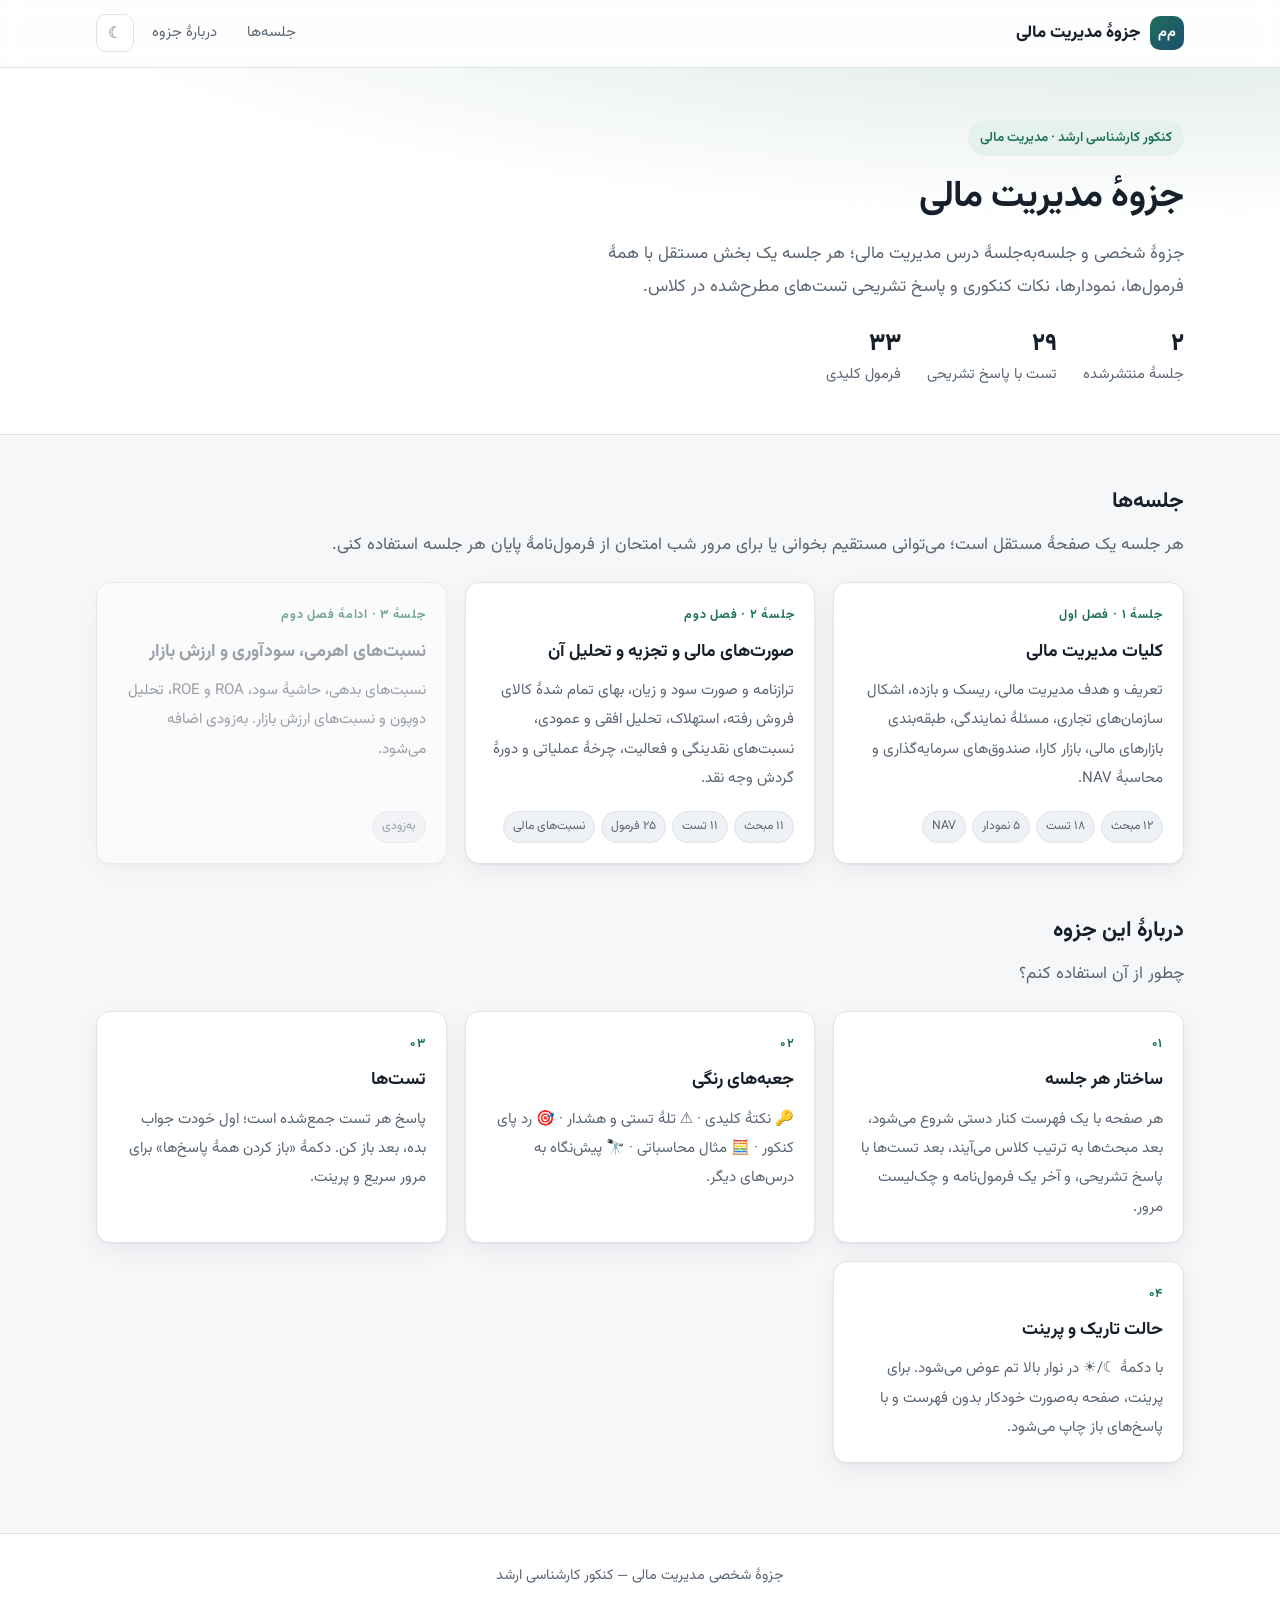
<file: index.html>
<!doctype html>
<html lang="fa" dir="rtl">
<head>
<meta charset="utf-8">
<meta name="viewport" content="width=device-width, initial-scale=1">
<title>جزوهٔ مدیریت مالی</title>
<meta name="description" content="جزوهٔ شخصی مدیریت مالی برای کنکور کارشناسی ارشد — جلسه‌به‌جلسه، با فرمول‌ها، نمودارها و پاسخ تشریحی تست‌ها.">
<link rel="preconnect" href="https://fonts.googleapis.com">
<link rel="preconnect" href="https://fonts.gstatic.com" crossorigin>
<link rel="stylesheet" href="https://fonts.googleapis.com/css2?family=Vazirmatn:wght@400;600;700;800&display=swap">
<link rel="stylesheet" href="assets/styles.css">
<script src="assets/app.js" defer></script>
</head>
<body>

<header class="site-header">
  <div class="header-inner">
    <a class="logo" href="index.html">
      <span class="mark">م‌م</span>
      <span>جزوهٔ مدیریت مالی</span>
    </a>
    <nav class="header-nav">
      <a href="#sessions">جلسه‌ها</a>
      <a href="#about">دربارهٔ جزوه</a>
      <button class="theme-btn" type="button" aria-label="تغییر حالت نمایش">☾</button>
    </nav>
  </div>
</header>

<div class="hero">
  <div class="wrap">
    <span class="kicker">کنکور کارشناسی ارشد · مدیریت مالی</span>
    <h1>جزوهٔ مدیریت مالی</h1>
    <p>جزوهٔ شخصی و جلسه‌به‌جلسهٔ درس مدیریت مالی؛ هر جلسه یک بخش مستقل با همهٔ فرمول‌ها، نمودارها، نکات کنکوری و پاسخ تشریحی تست‌های مطرح‌شده در کلاس.</p>
    <div class="hero-stats">
      <div><b>۲</b> جلسهٔ منتشرشده</div>
      <div><b>۲۹</b> تست با پاسخ تشریحی</div>
      <div><b>۳۳</b> فرمول کلیدی</div>
    </div>
  </div>
</div>

<main class="wrap">

  <h2 class="section-title" id="sessions">جلسه‌ها</h2>
  <p class="section-sub">هر جلسه یک صفحهٔ مستقل است؛ می‌توانی مستقیم بخوانی یا برای مرور شب امتحان از فرمول‌نامهٔ پایان هر جلسه استفاده کنی.</p>

  <div class="cards">

    <div class="card">
      <span class="num">جلسهٔ ۱ · فصل اول</span>
      <h3><a href="sessions/01-koliyat.html">کلیات مدیریت مالی</a></h3>
      <p>تعریف و هدف مدیریت مالی، ریسک و بازده، اشکال سازمان‌های تجاری، مسئلهٔ نمایندگی، طبقه‌بندی بازارهای مالی، بازار کارا، صندوق‌های سرمایه‌گذاری و محاسبهٔ NAV.</p>
      <div class="tags">
        <span class="tag">۱۲ مبحث</span>
        <span class="tag">۱۸ تست</span>
        <span class="tag">۵ نمودار</span>
        <span class="tag">NAV</span>
      </div>
    </div>

    <div class="card">
      <span class="num">جلسهٔ ۲ · فصل دوم</span>
      <h3><a href="sessions/02-financial-statements.html">صورت‌های مالی و تجزیه و تحلیل آن</a></h3>
      <p>ترازنامه و صورت سود و زیان، بهای تمام شدهٔ کالای فروش رفته، استهلاک، تحلیل افقی و عمودی، نسبت‌های نقدینگی و فعالیت، چرخهٔ عملیاتی و دورهٔ گردش وجه نقد.</p>
      <div class="tags">
        <span class="tag">۱۱ مبحث</span>
        <span class="tag">۱۱ تست</span>
        <span class="tag">۲۵ فرمول</span>
        <span class="tag">نسبت‌های مالی</span>
      </div>
    </div>

    <div class="card soon">
      <span class="num">جلسهٔ ۳ · ادامهٔ فصل دوم</span>
      <h3>نسبت‌های اهرمی، سودآوری و ارزش بازار</h3>
      <p>نسبت‌های بدهی، حاشیهٔ سود، ROA و ROE، تحلیل دوپون و نسبت‌های ارزش بازار. به‌زودی اضافه می‌شود.</p>
      <div class="tags"><span class="tag">به‌زودی</span></div>
    </div>

  </div>

  <h2 class="section-title" id="about">دربارهٔ این جزوه</h2>
  <p class="section-sub">چطور از آن استفاده کنم؟</p>

  <div class="cards">
    <div class="card">
      <span class="num">۰۱</span>
      <h3>ساختار هر جلسه</h3>
      <p>هر صفحه با یک فهرست کنار دستی شروع می‌شود، بعد مبحث‌ها به ترتیب کلاس می‌آیند، بعد تست‌ها با پاسخ تشریحی، و آخر یک فرمول‌نامه و چک‌لیست مرور.</p>
    </div>
    <div class="card">
      <span class="num">۰۲</span>
      <h3>جعبه‌های رنگی</h3>
      <p>🔑 نکتهٔ کلیدی · ⚠️ تلهٔ تستی و هشدار · 🎯 رد پای کنکور · 🧮 مثال محاسباتی · 🔭 پیش‌نگاه به درس‌های دیگر.</p>
    </div>
    <div class="card">
      <span class="num">۰۳</span>
      <h3>تست‌ها</h3>
      <p>پاسخ هر تست جمع‌شده است؛ اول خودت جواب بده، بعد باز کن. دکمهٔ «باز کردن همهٔ پاسخ‌ها» برای مرور سریع و پرینت.</p>
    </div>
    <div class="card">
      <span class="num">۰۴</span>
      <h3>حالت تاریک و پرینت</h3>
      <p>با دکمهٔ ☾/☀ در نوار بالا تم عوض می‌شود. برای پرینت، صفحه به‌صورت خودکار بدون فهرست و با پاسخ‌های باز چاپ می‌شود.</p>
    </div>
  </div>

</main>

<button class="to-top" type="button" aria-label="برگشت به بالا">↑</button>

<footer class="site-footer" style="margin-top:70px">
  <div class="wrap">جزوهٔ شخصی مدیریت مالی — کنکور کارشناسی ارشد</div>
</footer>

</body>
</html>
</file>
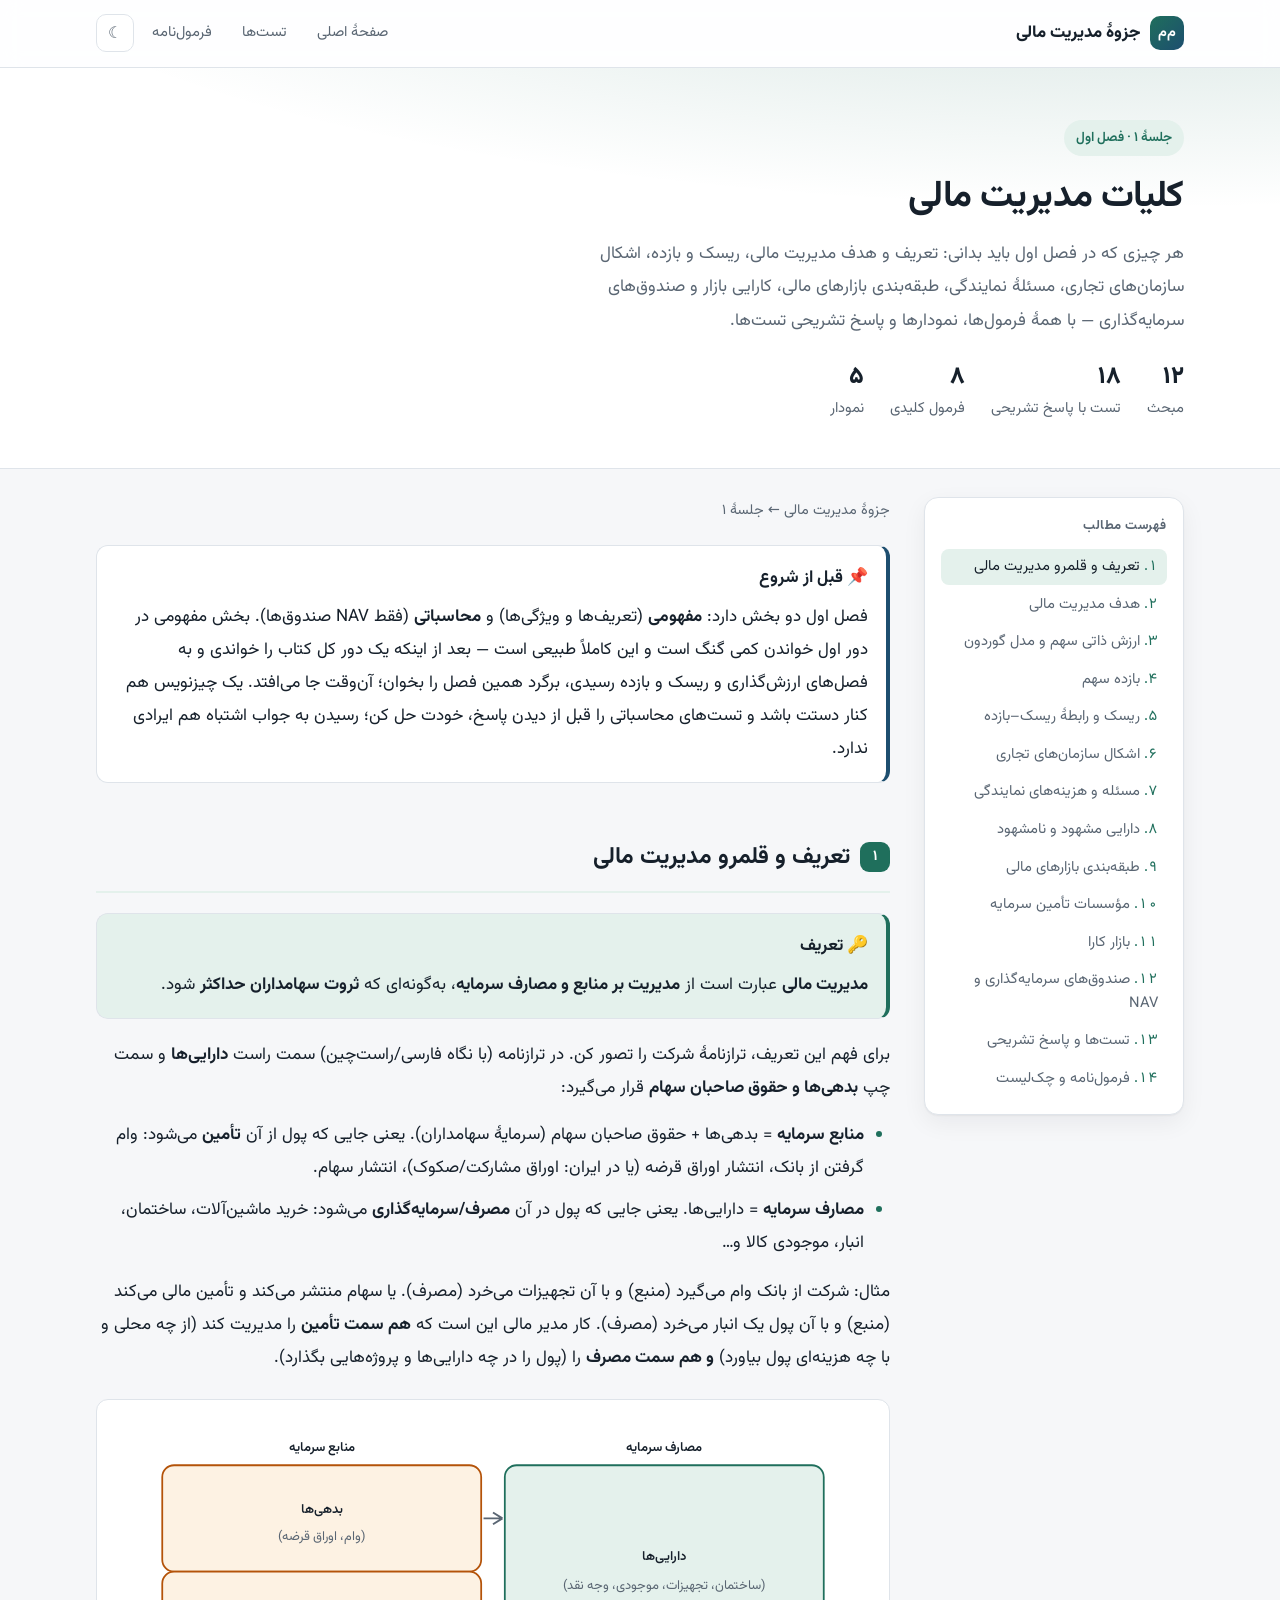
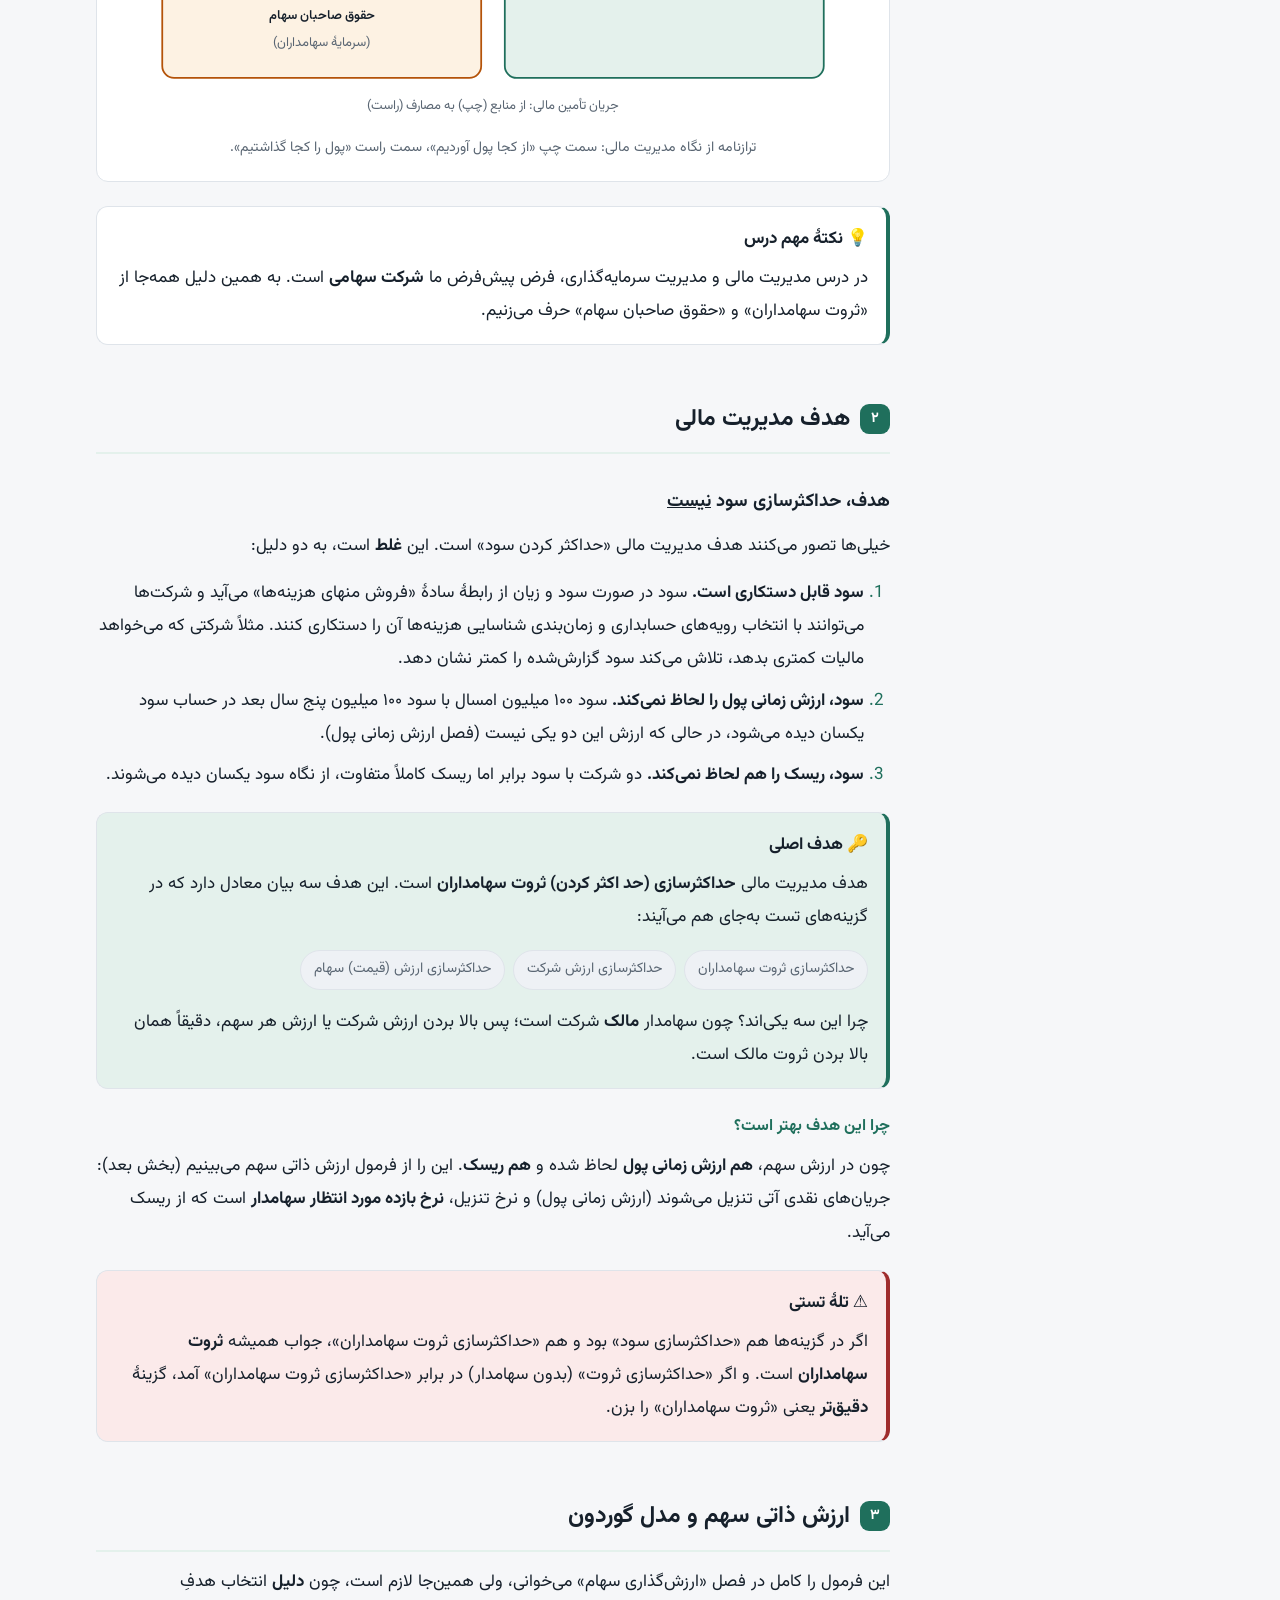
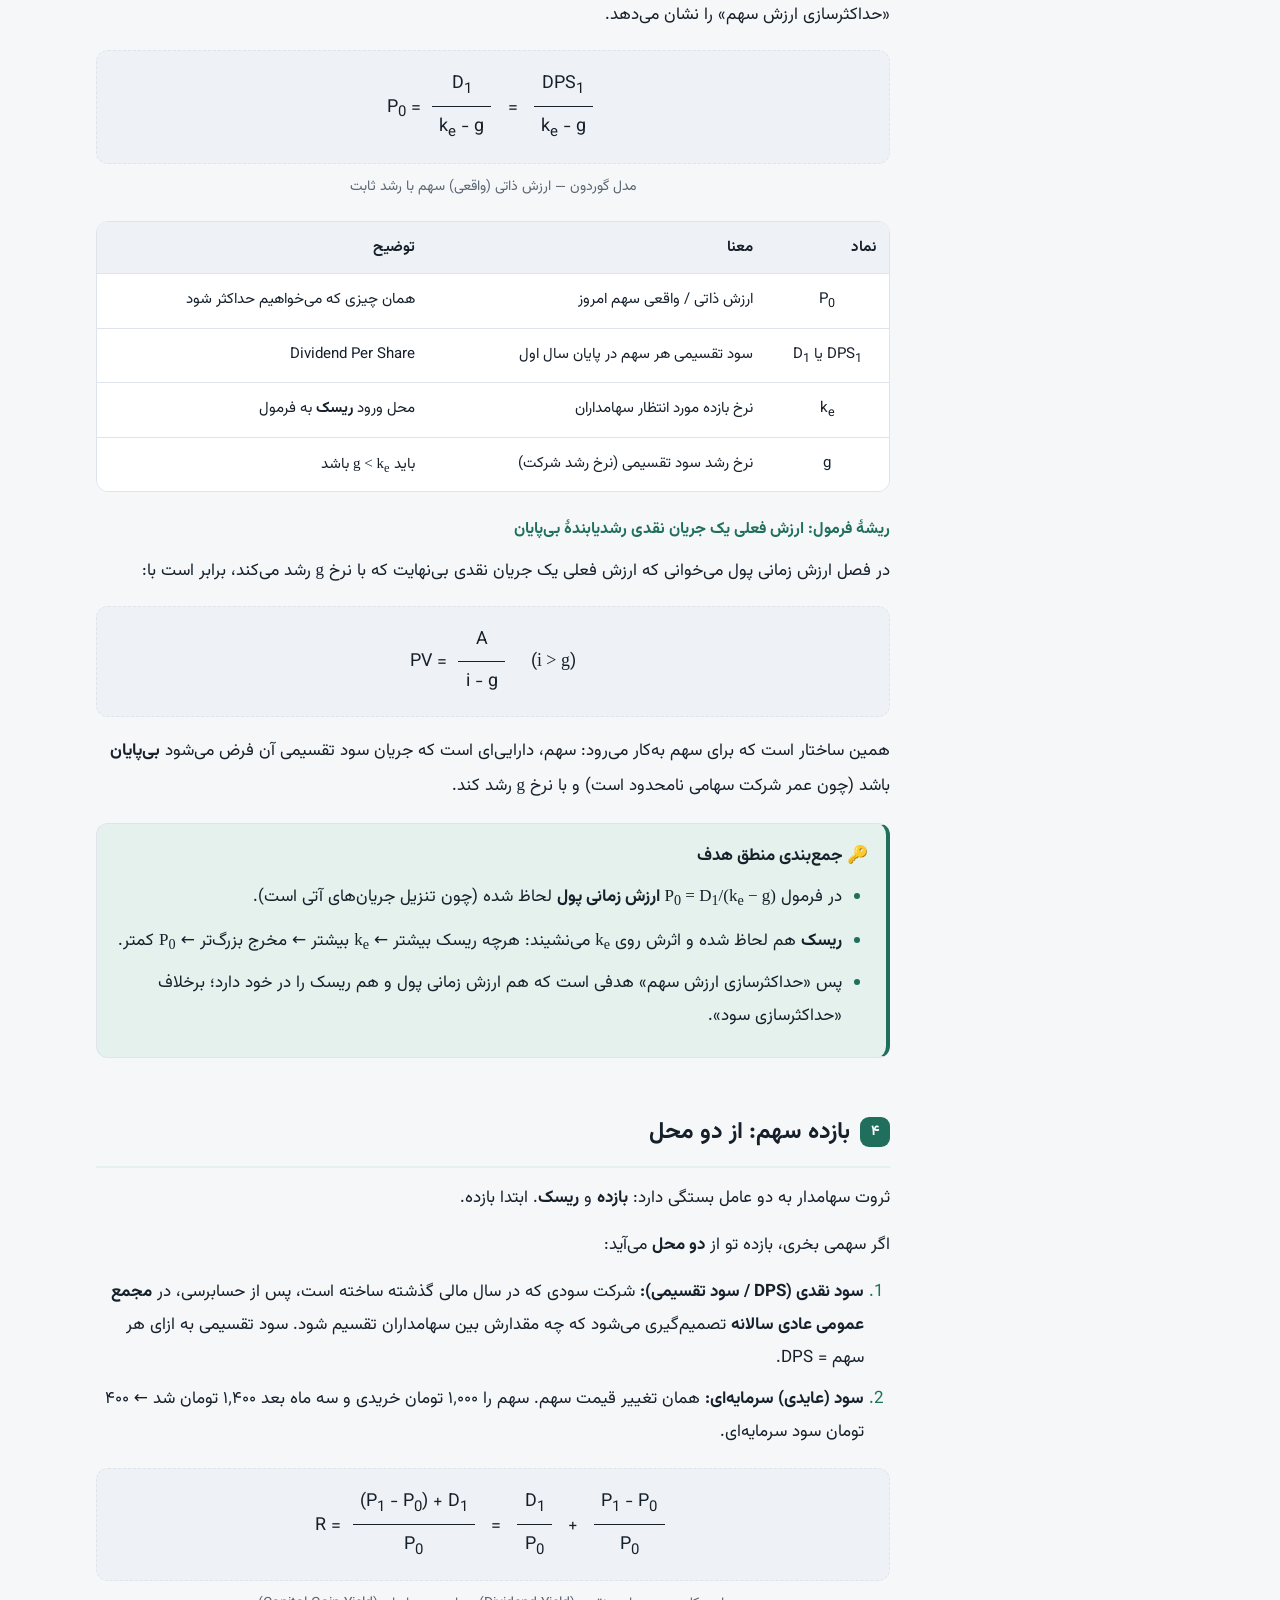
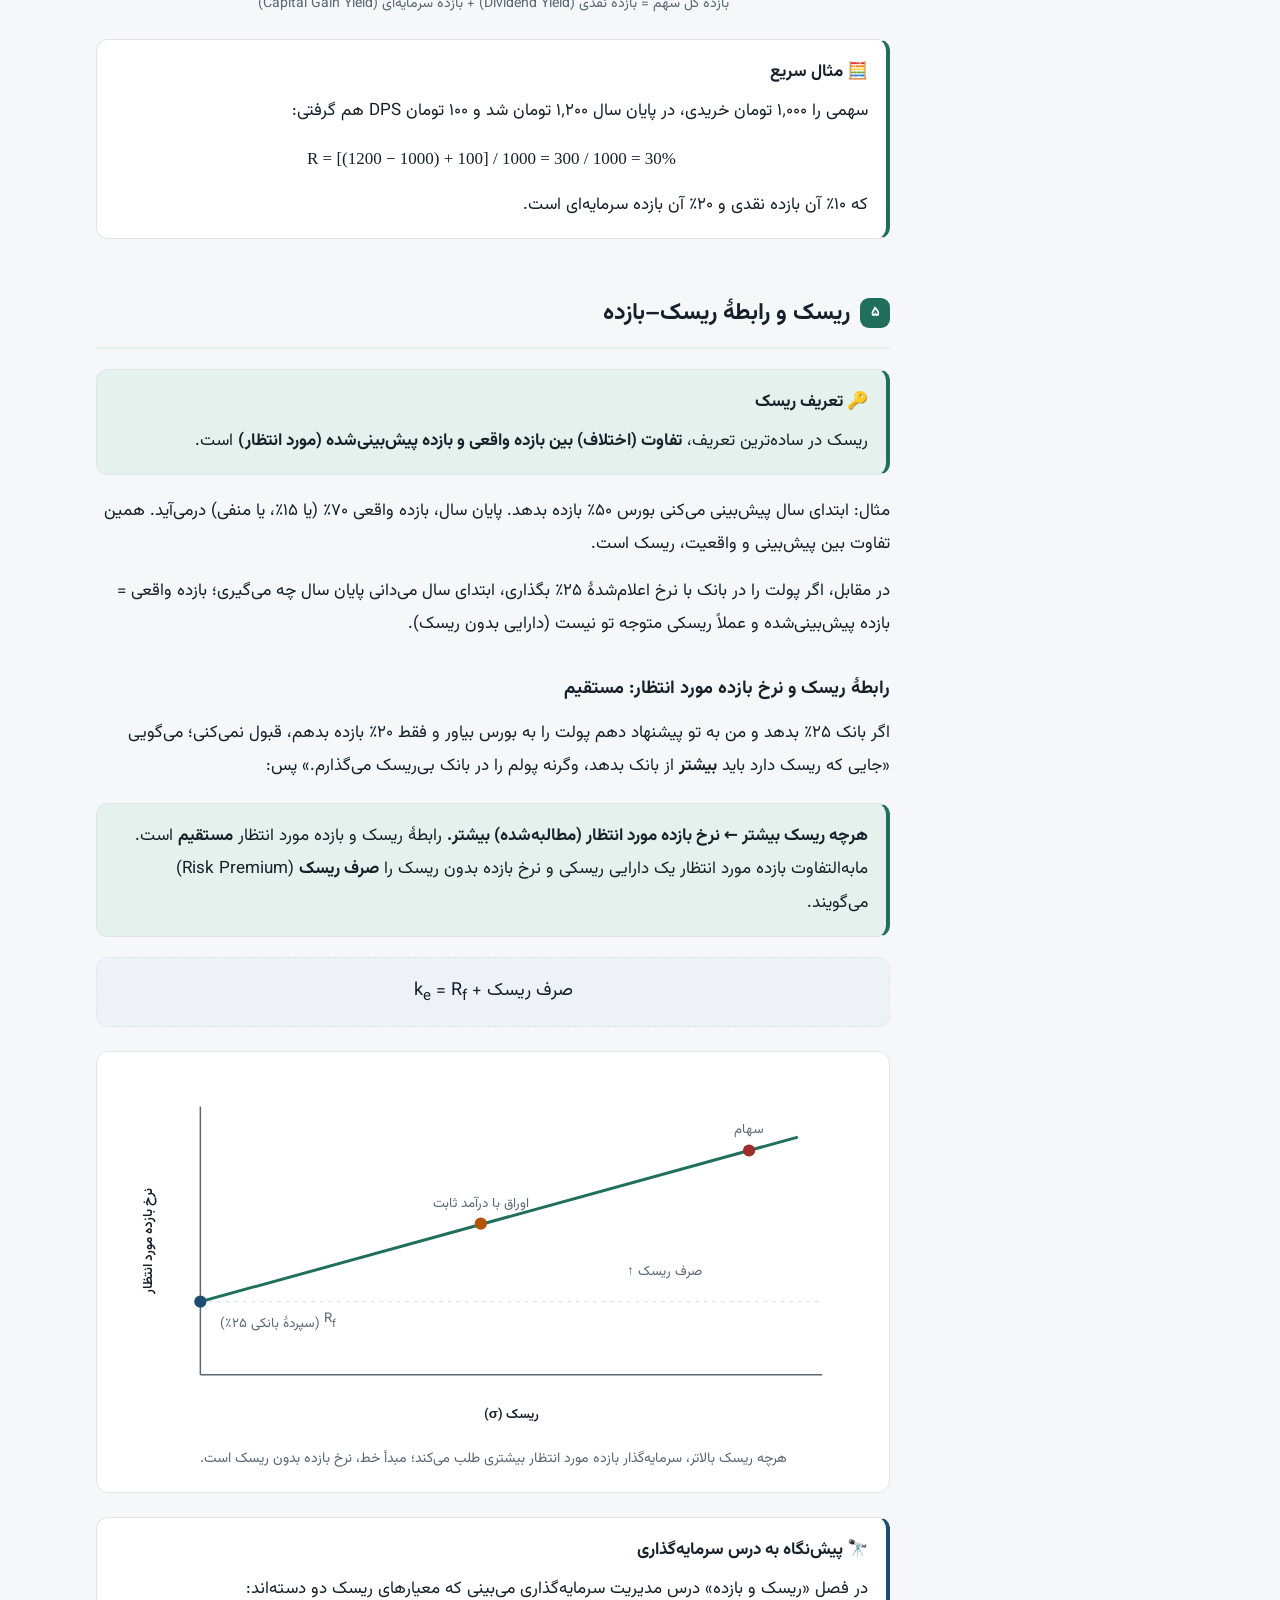
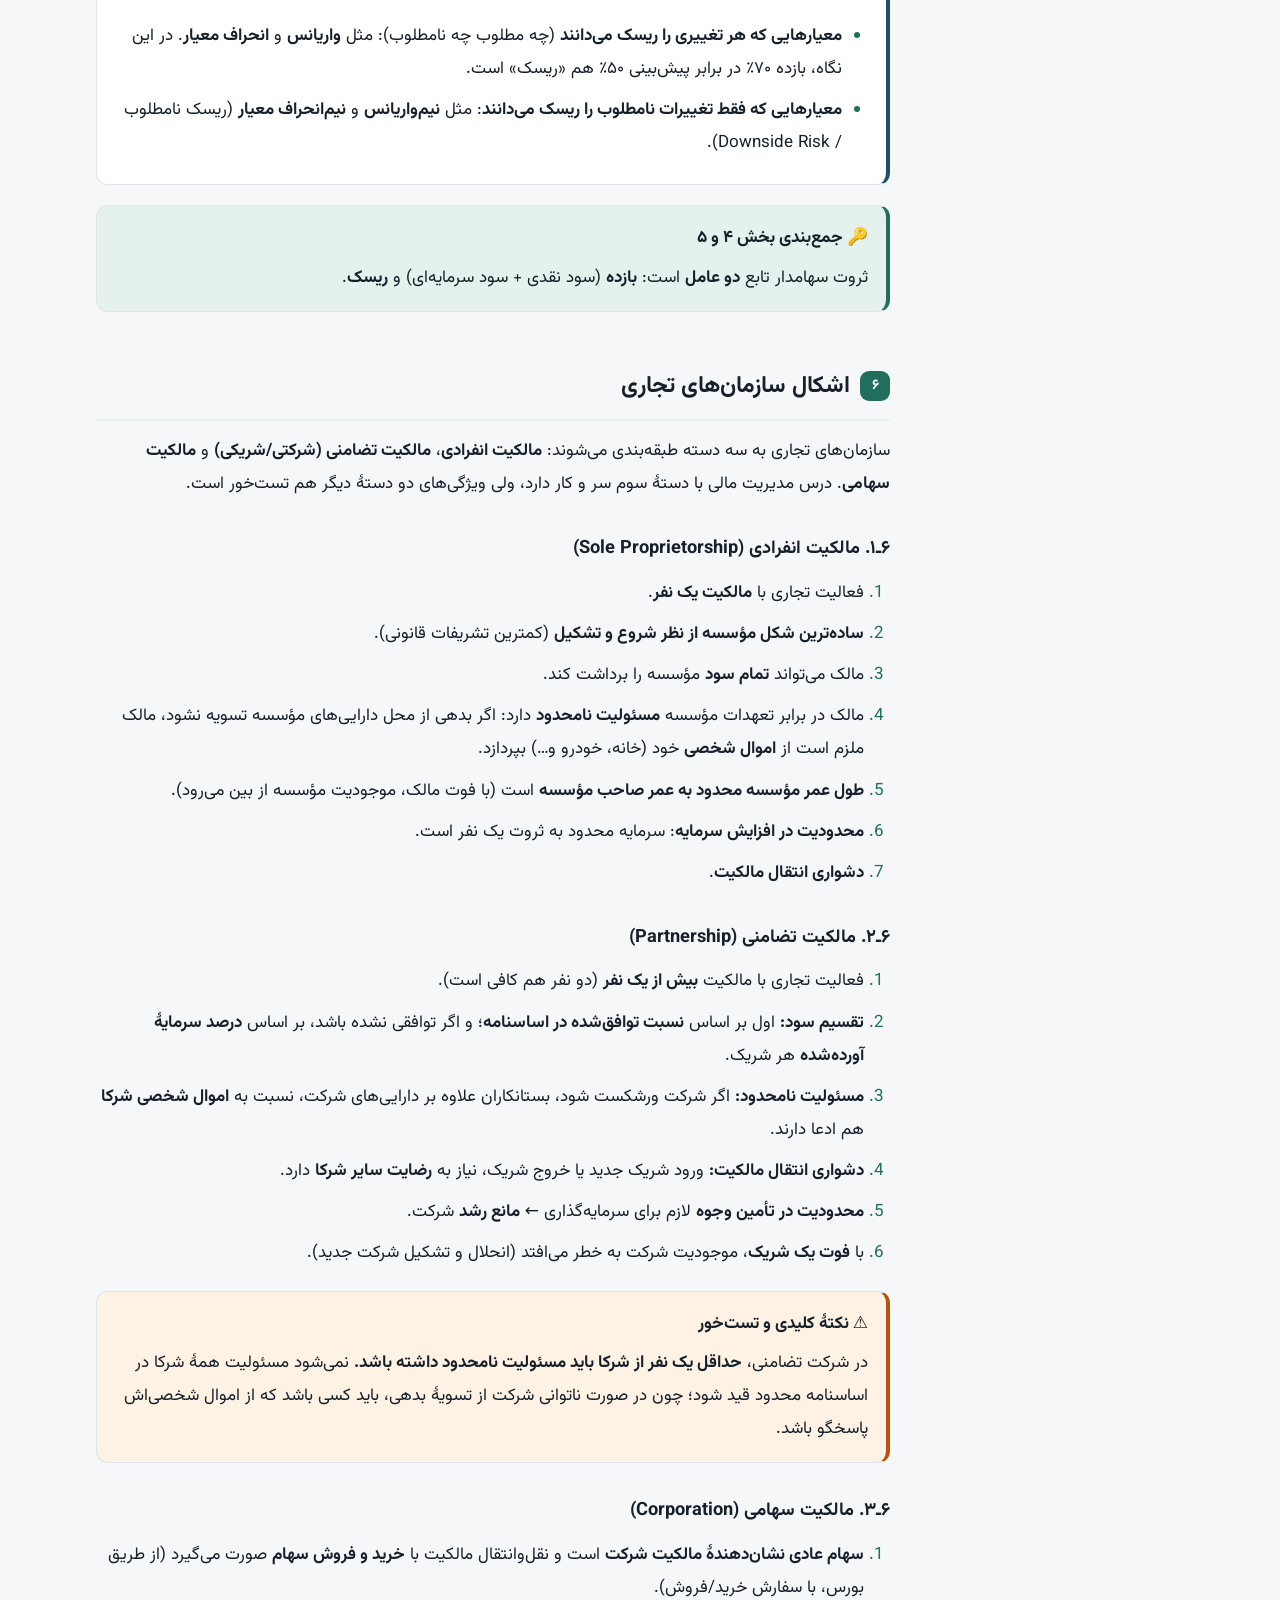
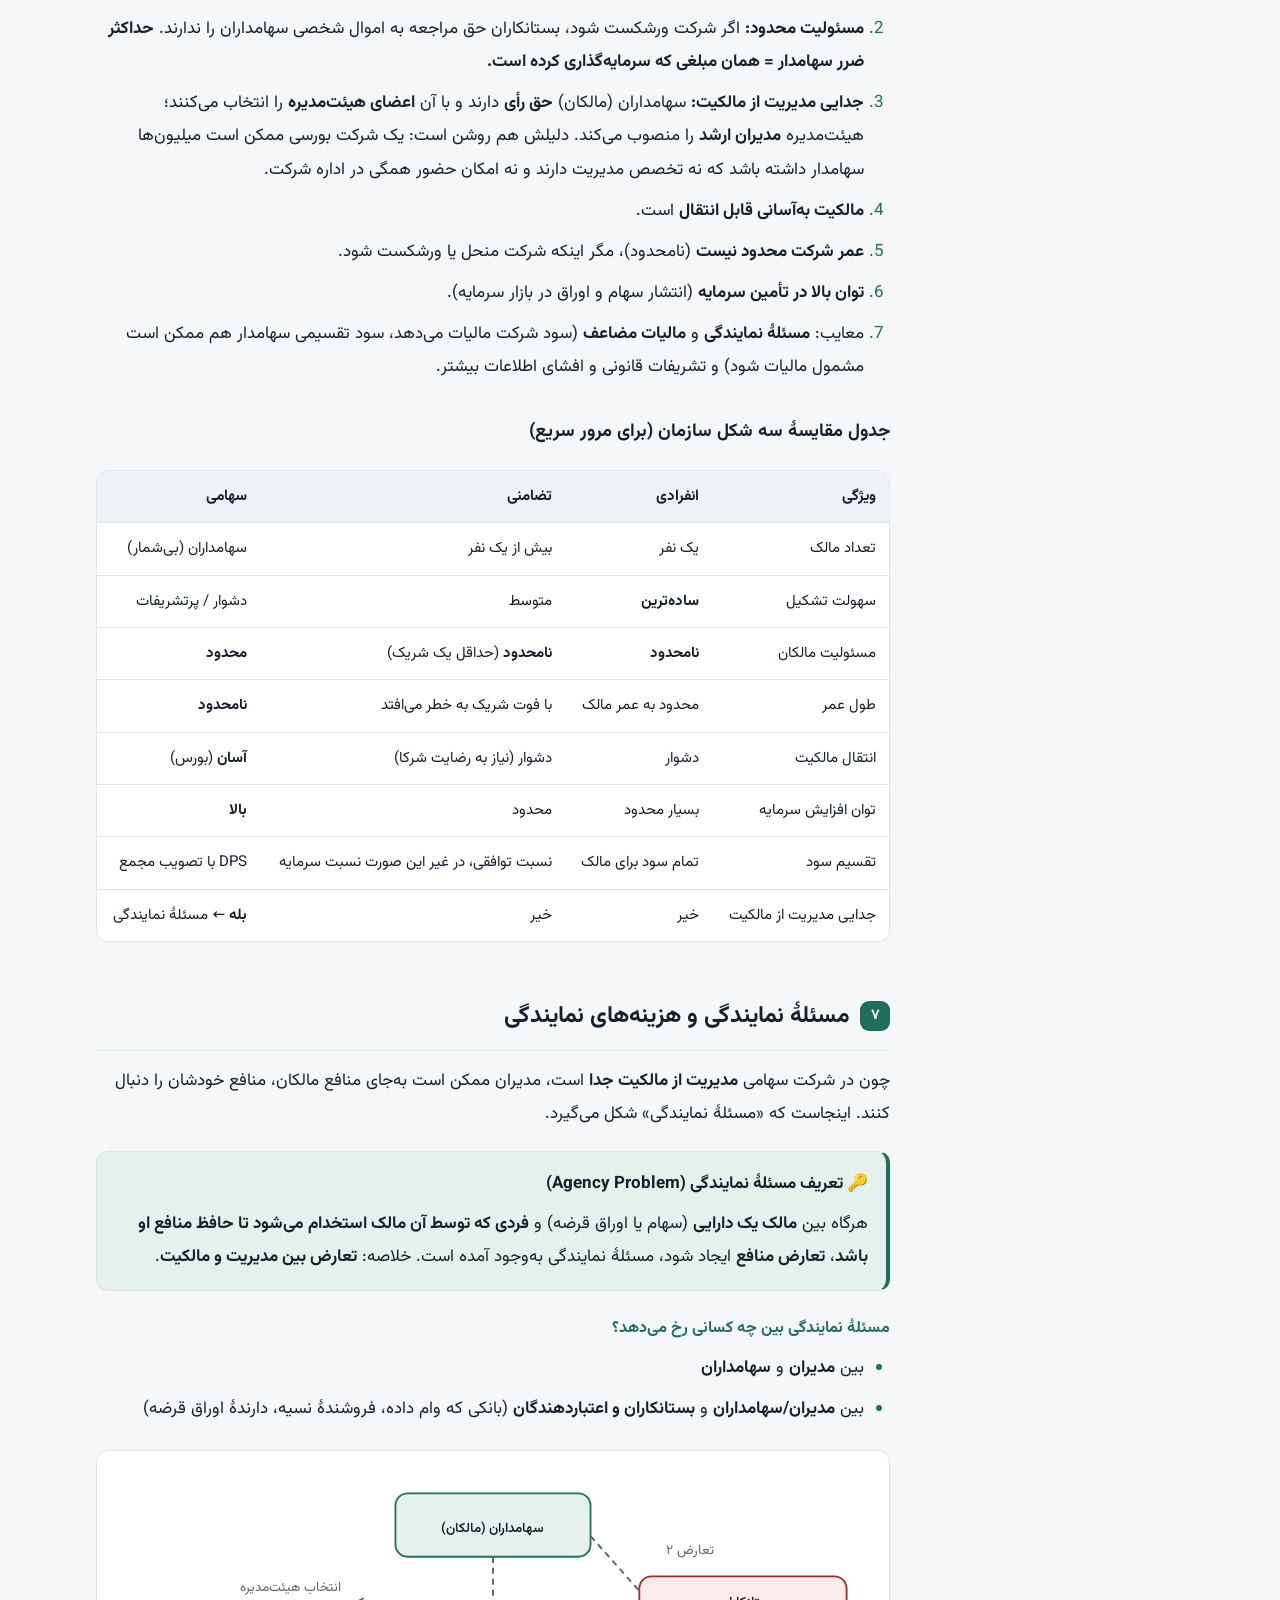
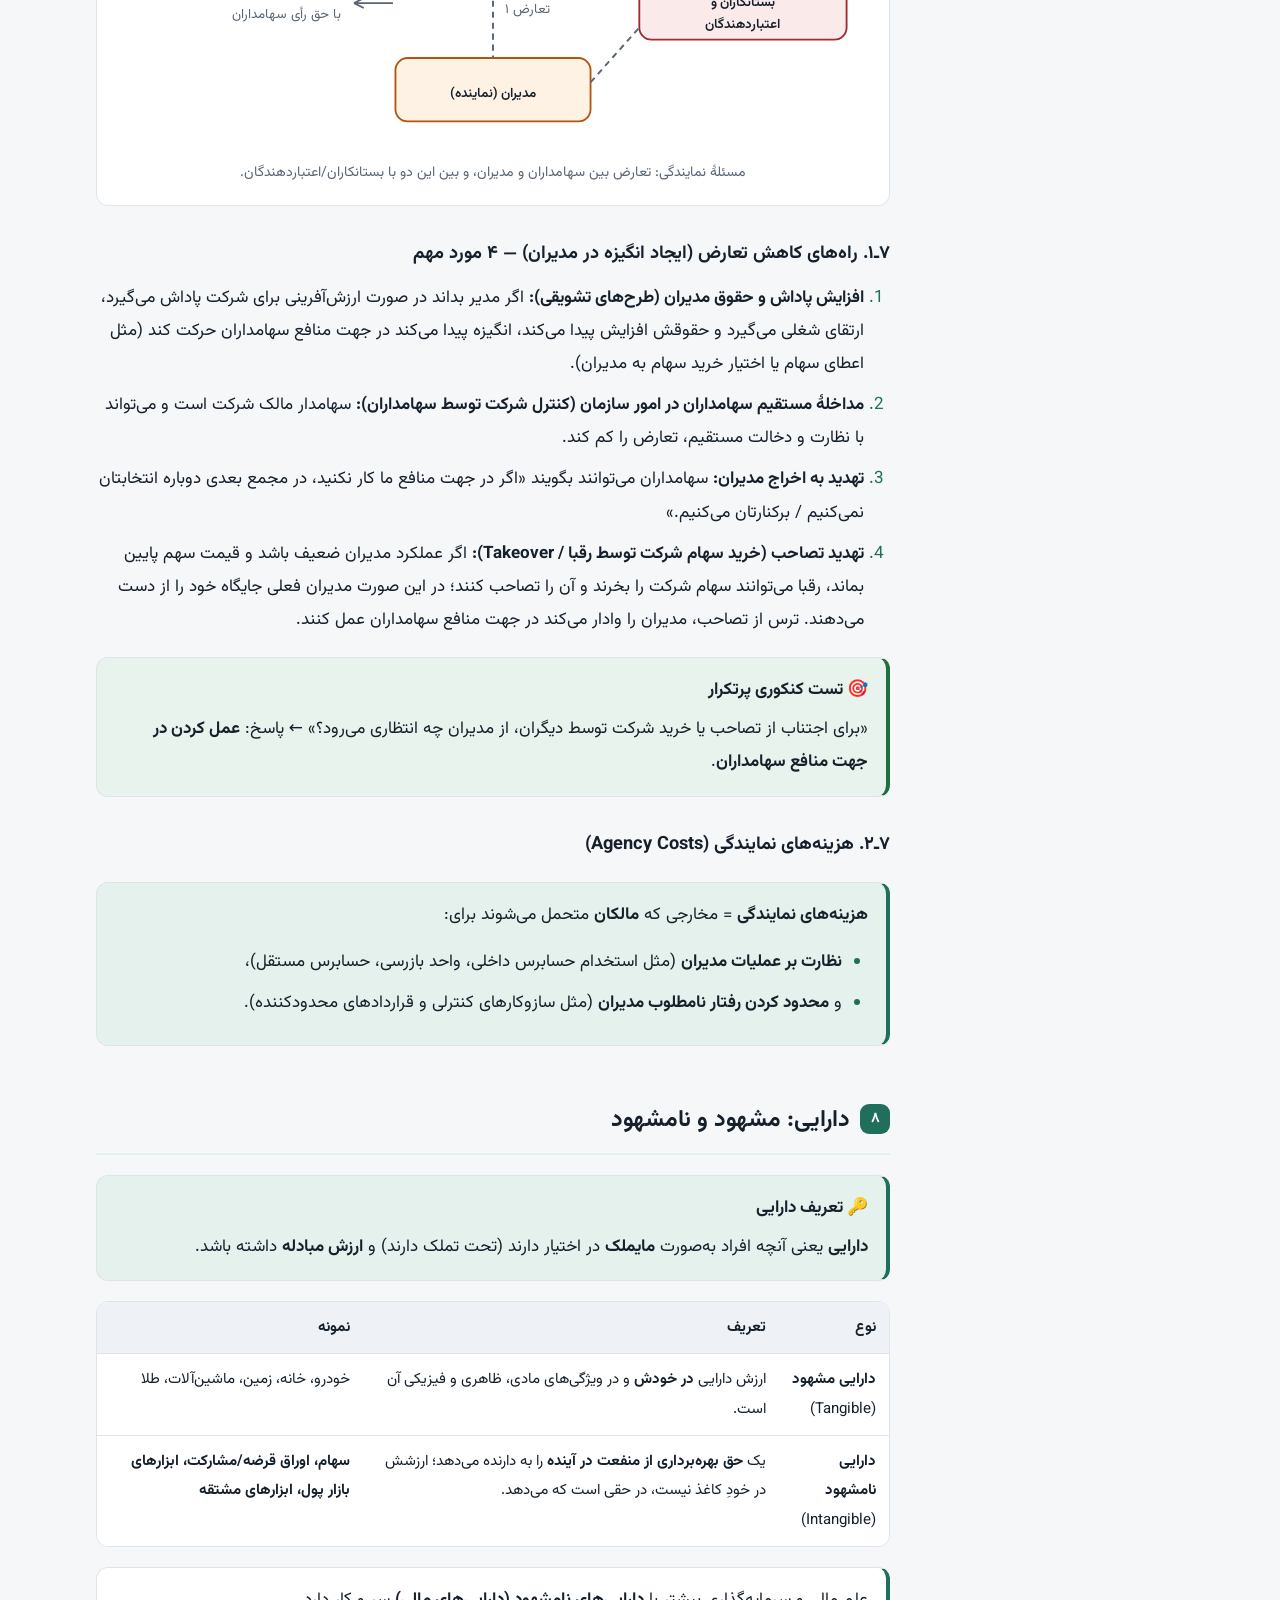
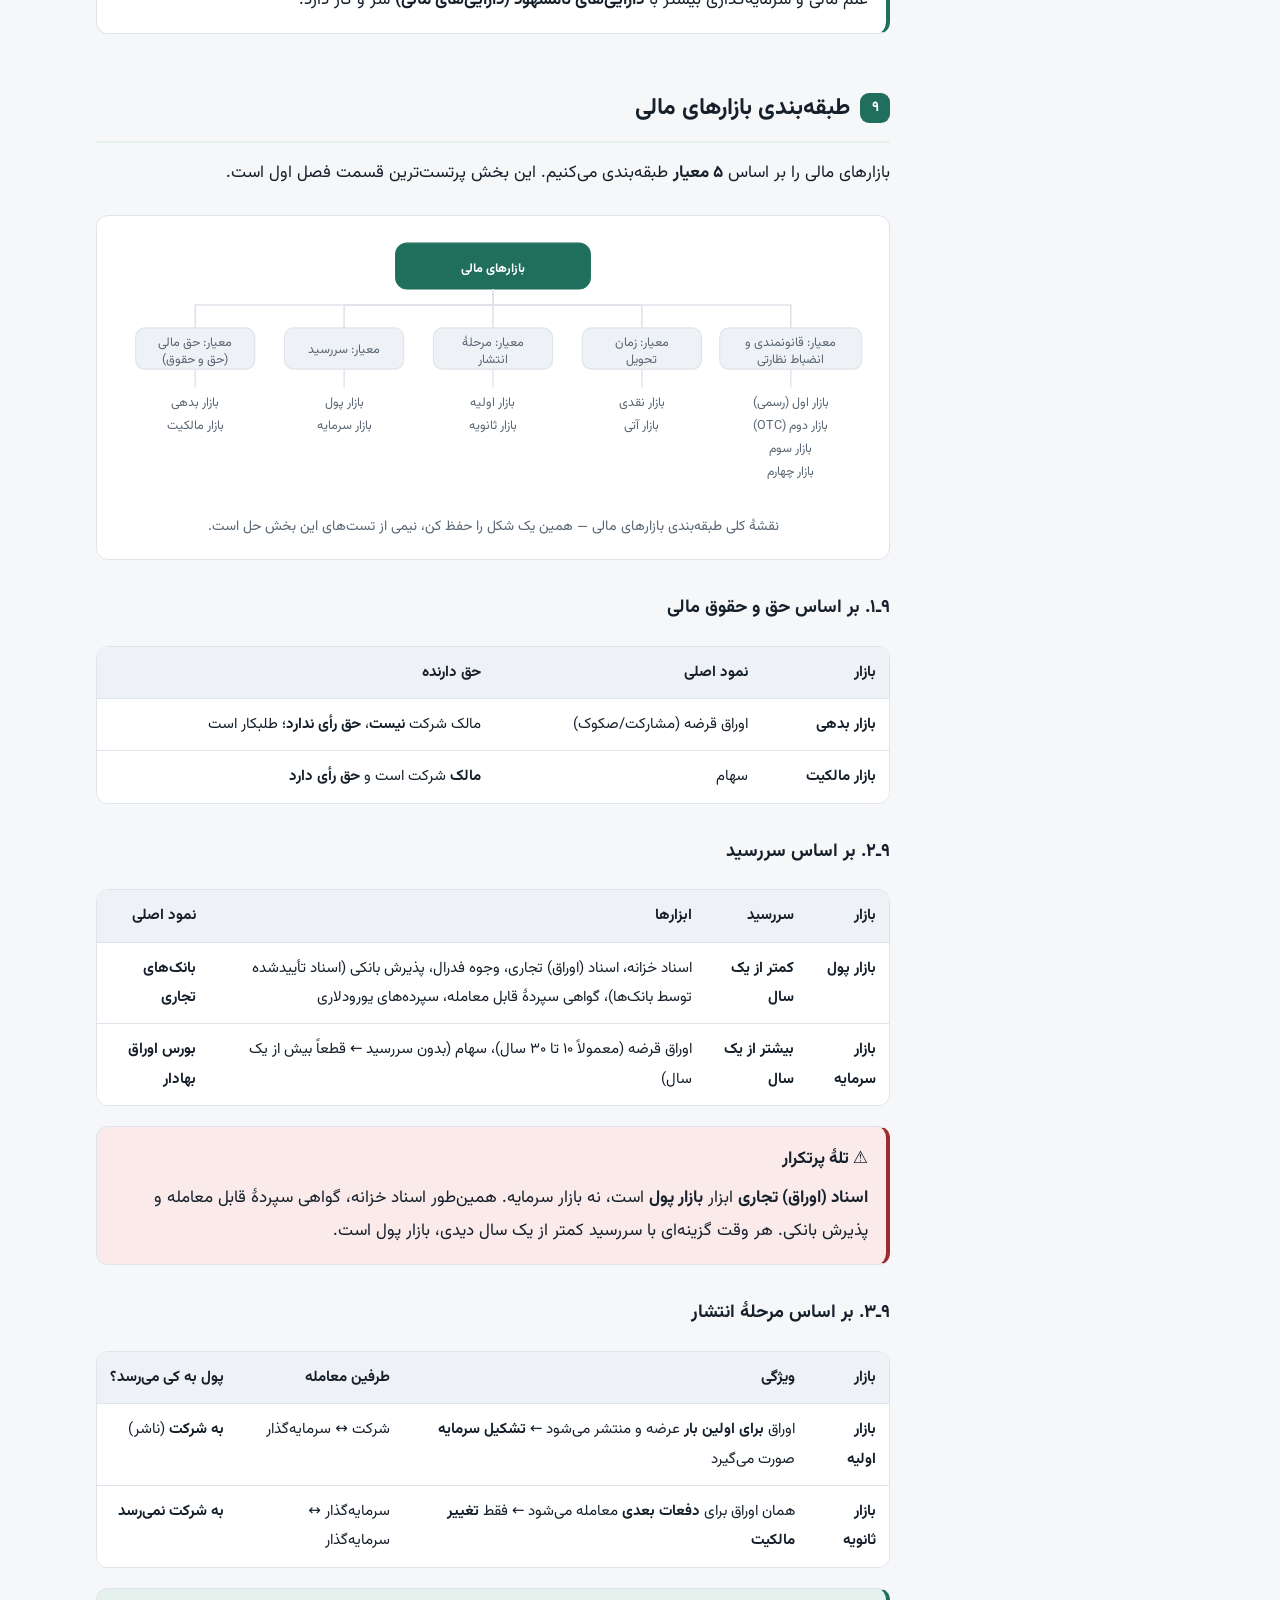
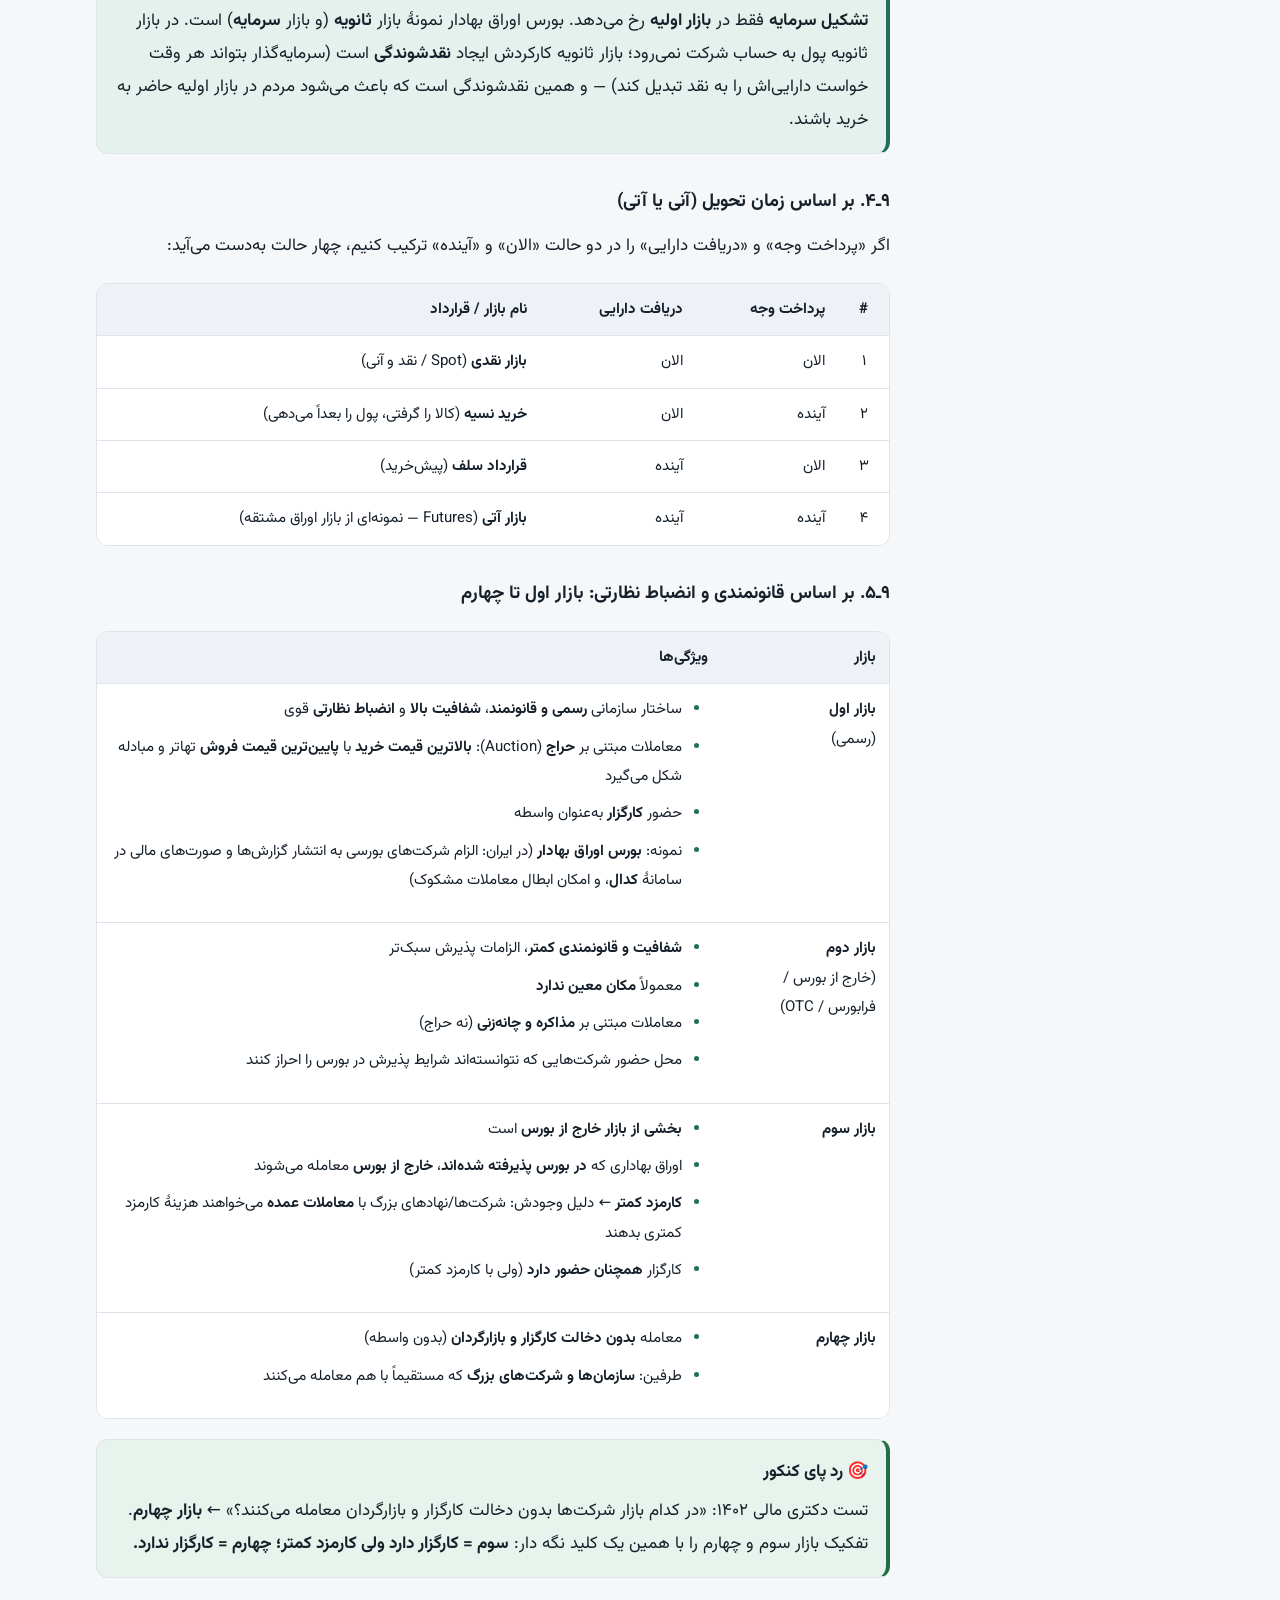
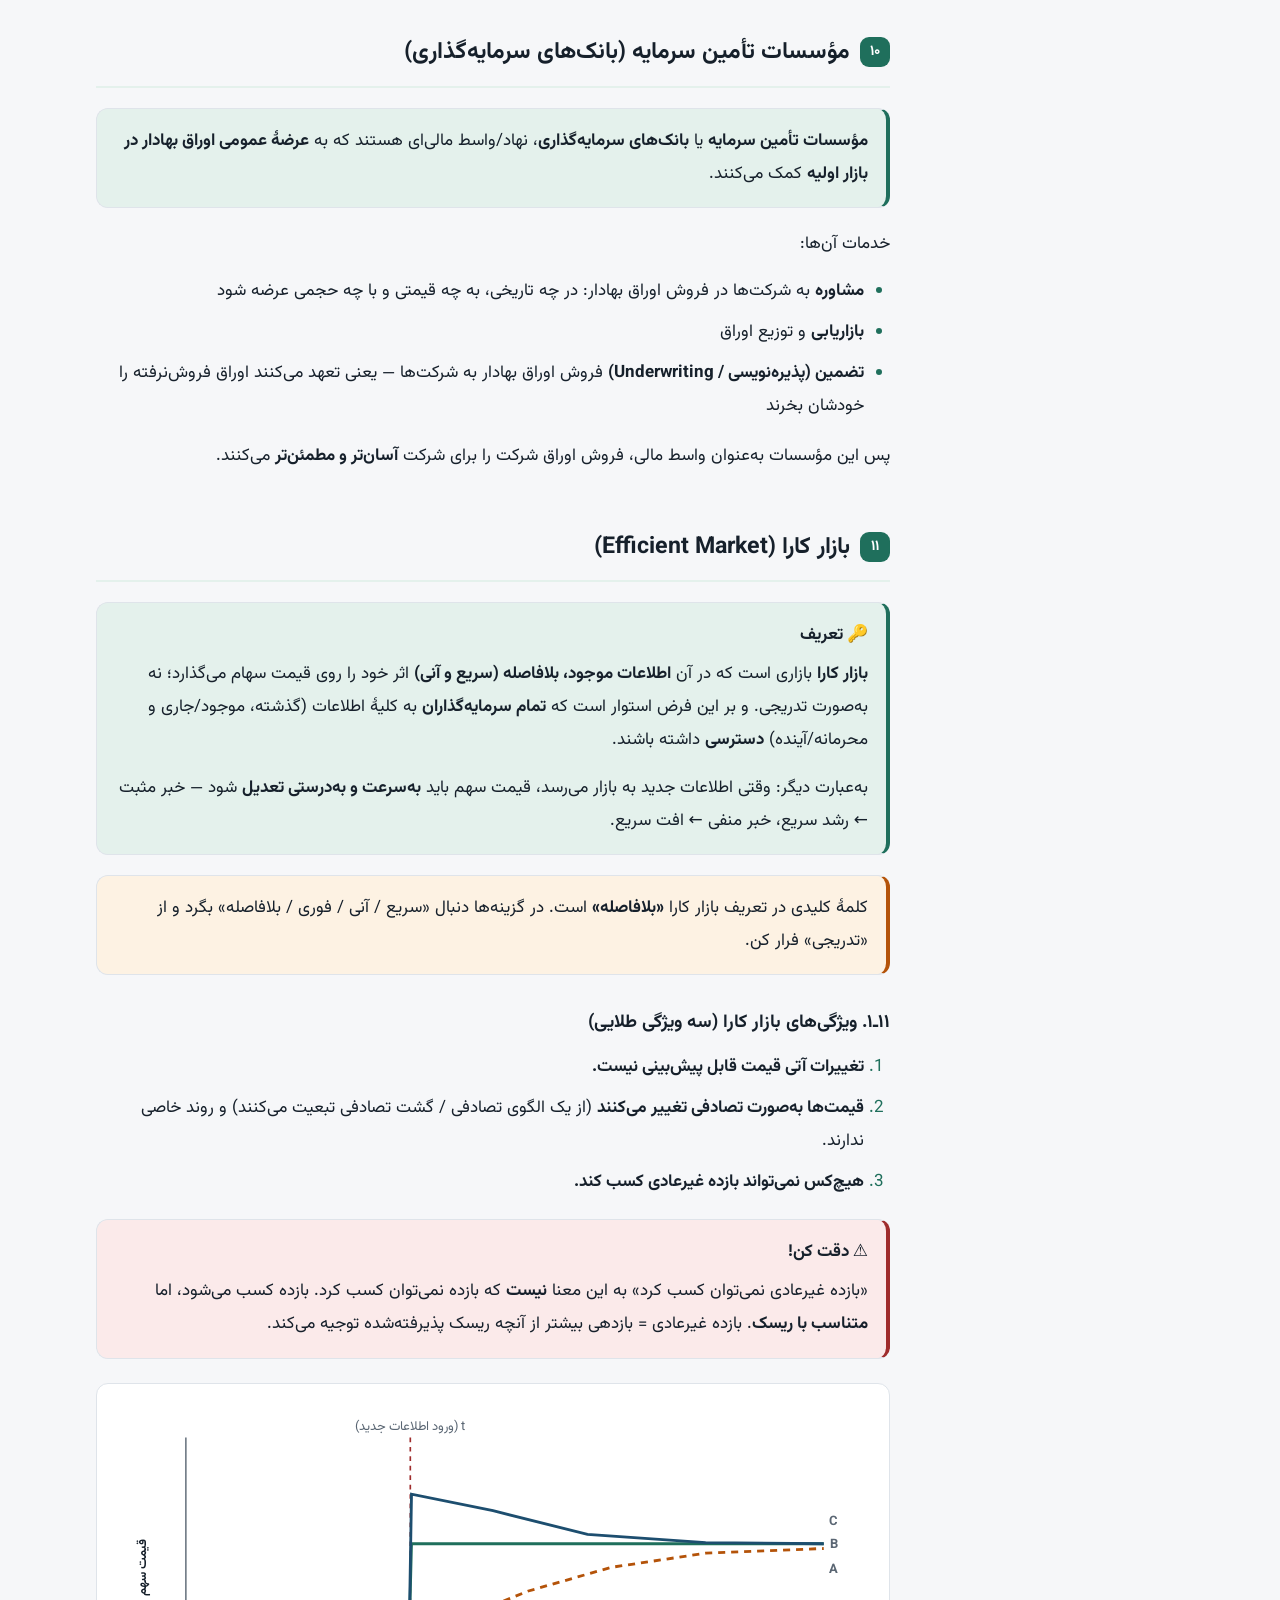
<file: sessions/01-koliyat.html>
<!doctype html>
<html lang="fa" dir="rtl">
<head>
<meta charset="utf-8">
<meta name="viewport" content="width=device-width, initial-scale=1">
<title>جلسهٔ ۱ — کلیات مدیریت مالی</title>
<meta name="description" content="جزوهٔ کامل جلسهٔ اول مدیریت مالی (فصل کلیات) برای کنکور ارشد: تعریف و هدف مدیریت مالی، ریسک و بازده، اشکال سازمان‌های تجاری، مسئلهٔ نمایندگی، بازارهای مالی، بازار کارا، صندوق‌های سرمایه‌گذاری و NAV، همراه با فرمول‌ها، نمودارها و پاسخ تشریحی تست‌ها.">
<link rel="preconnect" href="https://fonts.googleapis.com">
<link rel="preconnect" href="https://fonts.gstatic.com" crossorigin>
<link rel="stylesheet" href="https://fonts.googleapis.com/css2?family=Vazirmatn:wght@400;600;700;800&display=swap">
<link rel="stylesheet" href="../assets/styles.css">
<script src="../assets/app.js" defer></script>
</head>
<body>

<header class="site-header">
  <div class="header-inner">
    <a class="logo" href="../index.html">
      <span class="mark">م‌م</span>
      <span>جزوهٔ مدیریت مالی</span>
    </a>
    <nav class="header-nav">
      <a href="../index.html">صفحهٔ اصلی</a>
      <a href="#tests">تست‌ها</a>
      <a href="#cheatsheet">فرمول‌نامه</a>
      <button class="theme-btn" type="button" aria-label="تغییر حالت نمایش">☾</button>
    </nav>
  </div>
</header>

<div class="hero">
  <div class="wrap">
    <span class="kicker">جلسهٔ ۱ · فصل اول</span>
    <h1>کلیات مدیریت مالی</h1>
    <p>هر چیزی که در فصل اول باید بدانی: تعریف و هدف مدیریت مالی، ریسک و بازده، اشکال سازمان‌های تجاری، مسئلهٔ نمایندگی، طبقه‌بندی بازارهای مالی، کارایی بازار و صندوق‌های سرمایه‌گذاری — با همهٔ فرمول‌ها، نمودارها و پاسخ تشریحی تست‌ها.</p>
    <div class="hero-stats">
      <div><b>۱۲</b> مبحث</div>
      <div><b>۱۸</b> تست با پاسخ تشریحی</div>
      <div><b>۸</b> فرمول کلیدی</div>
      <div><b>۵</b> نمودار</div>
    </div>
  </div>
</div>

<div class="layout">

  <aside class="toc">
    <h2>فهرست مطالب</h2>
    <ol>
      <li><a href="#s1">تعریف و قلمرو مدیریت مالی</a></li>
      <li><a href="#s2">هدف مدیریت مالی</a></li>
      <li><a href="#s3">ارزش ذاتی سهم و مدل گوردون</a></li>
      <li><a href="#s4">بازده سهم</a></li>
      <li><a href="#s5">ریسک و رابطهٔ ریسک–بازده</a></li>
      <li><a href="#s6">اشکال سازمان‌های تجاری</a></li>
      <li><a href="#s7">مسئله و هزینه‌های نمایندگی</a></li>
      <li><a href="#s8">دارایی مشهود و نامشهود</a></li>
      <li><a href="#s9">طبقه‌بندی بازارهای مالی</a></li>
      <li><a href="#s10">مؤسسات تأمین سرمایه</a></li>
      <li><a href="#s11">بازار کارا</a></li>
      <li><a href="#s12">صندوق‌های سرمایه‌گذاری و NAV</a></li>
      <li><a href="#tests">تست‌ها و پاسخ تشریحی</a></li>
      <li><a href="#cheatsheet">فرمول‌نامه و چک‌لیست</a></li>
    </ol>
  </aside>

  <article>
    <div class="breadcrumb"><a href="../index.html">جزوهٔ مدیریت مالی</a> ← جلسهٔ ۱</div>

    <div class="box tip">
      <div class="box-title">📌 قبل از شروع</div>
      <p>فصل اول دو بخش دارد: <b>مفهومی</b> (تعریف‌ها و ویژگی‌ها) و <b>محاسباتی</b> (فقط NAV صندوق‌ها). بخش مفهومی در دور اول خواندن کمی گنگ است و این کاملاً طبیعی است — بعد از اینکه یک دور کل کتاب را خواندی و به فصل‌های ارزش‌گذاری و ریسک و بازده رسیدی، برگرد همین فصل را بخوان؛ آن‌وقت جا می‌افتد. یک چیزنویس هم کنار دستت باشد و تست‌های محاسباتی را قبل از دیدن پاسخ، خودت حل کن؛ رسیدن به جواب اشتباه هم ایرادی ندارد.</p>
    </div>

    <!-- ============ ۱ ============ -->
    <h2 id="s1"><span class="n">۱</span>تعریف و قلمرو مدیریت مالی</h2>

    <div class="box key">
      <div class="box-title">🔑 تعریف</div>
      <p><b>مدیریت مالی</b> عبارت است از <b>مدیریت بر منابع و مصارف سرمایه</b>، به‌گونه‌ای که <b>ثروت سهامداران حداکثر</b> شود.</p>
    </div>

    <p>برای فهم این تعریف، ترازنامهٔ شرکت را تصور کن. در ترازنامه (با نگاه فارسی/راست‌چین) سمت راست <b>دارایی‌ها</b> و سمت چپ <b>بدهی‌ها و حقوق صاحبان سهام</b> قرار می‌گیرد:</p>

    <ul>
      <li><b>منابع سرمایه</b> = بدهی‌ها + حقوق صاحبان سهام (سرمایهٔ سهامداران). یعنی جایی که پول از آن <b>تأمین</b> می‌شود: وام گرفتن از بانک، انتشار اوراق قرضه (یا در ایران: اوراق مشارکت/صکوک)، انتشار سهام.</li>
      <li><b>مصارف سرمایه</b> = دارایی‌ها. یعنی جایی که پول در آن <b>مصرف/سرمایه‌گذاری</b> می‌شود: خرید ماشین‌آلات، ساختمان، انبار، موجودی کالا و…</li>
    </ul>

    <p>مثال: شرکت از بانک وام می‌گیرد (منبع) و با آن تجهیزات می‌خرد (مصرف). یا سهام منتشر می‌کند و تأمین مالی می‌کند (منبع) و با آن پول یک انبار می‌خرد (مصرف). کار مدیر مالی این است که <b>هم سمت تأمین</b> را مدیریت کند (از چه محلی و با چه هزینه‌ای پول بیاورد) <b>و هم سمت مصرف</b> را (پول را در چه دارایی‌ها و پروژه‌هایی بگذارد).</p>

    <figure>
      <svg class="chart" viewBox="0 0 640 260" role="img" aria-label="نمودار ترازنامه: مصارف سرمایه در سمت راست و منابع سرمایه در سمت چپ">
        <rect x="330" y="40" width="270" height="180" rx="10" fill="var(--brand-soft)" stroke="var(--brand)" stroke-width="1.5"/>
        <rect x="40" y="40" width="270" height="90" rx="10" fill="var(--accent-soft)" stroke="var(--accent)" stroke-width="1.5"/>
        <rect x="40" y="130" width="270" height="90" rx="10" fill="var(--accent-soft)" stroke="var(--accent)" stroke-width="1.5"/>
        <text class="lbl" x="465" y="28" text-anchor="middle">مصارف سرمایه</text>
        <text class="lbl" x="175" y="28" text-anchor="middle">منابع سرمایه</text>
        <text class="lbl" x="465" y="120" text-anchor="middle" font-size="14">دارایی‌ها</text>
        <text x="465" y="145" text-anchor="middle">(ساختمان، تجهیزات، موجودی، وجه نقد)</text>
        <text class="lbl" x="175" y="80" text-anchor="middle" font-size="14">بدهی‌ها</text>
        <text x="175" y="103" text-anchor="middle">(وام، اوراق قرضه)</text>
        <text class="lbl" x="175" y="170" text-anchor="middle" font-size="14">حقوق صاحبان سهام</text>
        <text x="175" y="193" text-anchor="middle">(سرمایهٔ سهامداران)</text>
        <path d="M312 85 L328 85 M328 85 l-8 -5 M328 85 l-8 5" stroke="var(--text-soft)" fill="none" stroke-width="1.6"/>
        <text x="320" y="246" text-anchor="middle">جریان تأمین مالی: از منابع (چپ) به مصارف (راست)</text>
      </svg>
      <figcaption>ترازنامه از نگاه مدیریت مالی: سمت چپ «از کجا پول آوردیم»، سمت راست «پول را کجا گذاشتیم».</figcaption>
    </figure>

    <div class="box">
      <div class="box-title">💡 نکتهٔ مهم درس</div>
      <p>در درس مدیریت مالی و مدیریت سرمایه‌گذاری، فرض پیش‌فرض ما <b>شرکت سهامی</b> است. به همین دلیل همه‌جا از «ثروت سهامداران» و «حقوق صاحبان سهام» حرف می‌زنیم.</p>
    </div>

    <!-- ============ ۲ ============ -->
    <h2 id="s2"><span class="n">۲</span>هدف مدیریت مالی</h2>

    <h3>هدف، حداکثرسازی سود <u>نیست</u></h3>
    <p>خیلی‌ها تصور می‌کنند هدف مدیریت مالی «حداکثر کردن سود» است. این <b>غلط</b> است، به دو دلیل:</p>
    <ol>
      <li><b>سود قابل دستکاری است.</b> سود در صورت سود و زیان از رابطهٔ سادهٔ «فروش منهای هزینه‌ها» می‌آید و شرکت‌ها می‌توانند با انتخاب رویه‌های حسابداری و زمان‌بندی شناسایی هزینه‌ها آن را دستکاری کنند. مثلاً شرکتی که می‌خواهد مالیات کمتری بدهد، تلاش می‌کند سود گزارش‌شده را کمتر نشان دهد.</li>
      <li><b>سود، ارزش زمانی پول را لحاظ نمی‌کند.</b> سود ۱۰۰ میلیون امسال با سود ۱۰۰ میلیون پنج سال بعد در حساب سود یکسان دیده می‌شود، در حالی که ارزش این دو یکی نیست (فصل ارزش زمانی پول).</li>
      <li><b>سود، ریسک را هم لحاظ نمی‌کند.</b> دو شرکت با سود برابر اما ریسک کاملاً متفاوت، از نگاه سود یکسان دیده می‌شوند.</li>
    </ol>

    <div class="box key">
      <div class="box-title">🔑 هدف اصلی</div>
      <p>هدف مدیریت مالی <b>حداکثرسازی (حد اکثر کردن) ثروت سهامداران</b> است. این هدف سه بیان معادل دارد که در گزینه‌های تست به‌جای هم می‌آیند:</p>
      <div class="pills">
        <span class="pill">حداکثرسازی ثروت سهامداران</span>
        <span class="pill">حداکثرسازی ارزش شرکت</span>
        <span class="pill">حداکثرسازی ارزش (قیمت) سهام</span>
      </div>
      <p>چرا این سه یکی‌اند؟ چون سهامدار <b>مالک</b> شرکت است؛ پس بالا بردن ارزش شرکت یا ارزش هر سهم، دقیقاً همان بالا بردن ثروت مالک است.</p>
    </div>

    <h4>چرا این هدف بهتر است؟</h4>
    <p>چون در ارزش سهم، <b>هم ارزش زمانی پول</b> لحاظ شده و <b>هم ریسک</b>. این را از فرمول ارزش ذاتی سهم می‌بینیم (بخش بعد): جریان‌های نقدی آتی تنزیل می‌شوند (ارزش زمانی پول) و نرخ تنزیل، <b>نرخ بازده مورد انتظار سهامدار</b> است که از ریسک می‌آید.</p>

    <div class="box trap">
      <div class="box-title">⚠️ تلهٔ تستی</div>
      <p>اگر در گزینه‌ها هم «حداکثرسازی سود» بود و هم «حداکثرسازی ثروت سهامداران»، جواب همیشه <b>ثروت سهامداران</b> است. و اگر «حداکثرسازی ثروت» (بدون سهامدار) در برابر «حداکثرسازی ثروت سهامداران» آمد، گزینهٔ <b>دقیق‌تر</b> یعنی «ثروت سهامداران» را بزن.</p>
    </div>

    <!-- ============ ۳ ============ -->
    <h2 id="s3"><span class="n">۳</span>ارزش ذاتی سهم و مدل گوردون</h2>

    <p>این فرمول را کامل در فصل «ارزش‌گذاری سهام» می‌خوانی، ولی همین‌جا لازم است، چون <b>دلیل</b> انتخاب هدفِ «حداکثرسازی ارزش سهم» را نشان می‌دهد.</p>

    <div class="formula">
      P<sub>0</sub> =
      <span class="frac"><span>D<sub>1</sub></span><span>k<sub>e</sub> &minus; g</span></span>
      &nbsp;=&nbsp;
      <span class="frac"><span>DPS<sub>1</sub></span><span>k<sub>e</sub> &minus; g</span></span>
    </div>
    <p class="formula-note">مدل گوردون — ارزش ذاتی (واقعی) سهم با رشد ثابت</p>

    <div class="table-wrap">
      <table>
        <thead><tr><th>نماد</th><th>معنا</th><th>توضیح</th></tr></thead>
        <tbody>
          <tr><td class="num">P<sub>0</sub></td><td>ارزش ذاتی / واقعی سهم امروز</td><td>همان چیزی که می‌خواهیم حداکثر شود</td></tr>
          <tr><td class="num">D<sub>1</sub> یا DPS<sub>1</sub></td><td>سود تقسیمی هر سهم در پایان سال اول</td><td>Dividend Per Share</td></tr>
          <tr><td class="num">k<sub>e</sub></td><td>نرخ بازده مورد انتظار سهامداران</td><td>محل ورود <b>ریسک</b> به فرمول</td></tr>
          <tr><td class="num">g</td><td>نرخ رشد سود تقسیمی (نرخ رشد شرکت)</td><td>باید <span class="fx">g &lt; k<sub>e</sub></span> باشد</td></tr>
        </tbody>
      </table>
    </div>

    <h4>ریشهٔ فرمول: ارزش فعلی یک جریان نقدی رشدیابندهٔ بی‌پایان</h4>
    <p>در فصل ارزش زمانی پول می‌خوانی که ارزش فعلی یک جریان نقدی بی‌نهایت که با نرخ <span class="fx">g</span> رشد می‌کند، برابر است با:</p>
    <div class="formula">
      PV =
      <span class="frac"><span>A</span><span>i &minus; g</span></span>
      &nbsp;&nbsp;&nbsp;(<span class="fx">i &gt; g</span>)
    </div>
    <p>همین ساختار است که برای سهم به‌کار می‌رود: سهم، دارایی‌ای است که جریان سود تقسیمی آن فرض می‌شود <b>بی‌پایان</b> باشد (چون عمر شرکت سهامی نامحدود است) و با نرخ <span class="fx">g</span> رشد کند.</p>

    <div class="box key">
      <div class="box-title">🔑 جمع‌بندی منطق هدف</div>
      <ul>
        <li>در فرمول <span class="fx">P<sub>0</sub> = D<sub>1</sub>/(k<sub>e</sub> &minus; g)</span> <b>ارزش زمانی پول</b> لحاظ شده (چون تنزیل جریان‌های آتی است).</li>
        <li><b>ریسک</b> هم لحاظ شده و اثرش روی <span class="fx">k<sub>e</sub></span> می‌نشیند: هرچه ریسک بیشتر ← <span class="fx">k<sub>e</sub></span> بیشتر ← مخرج بزرگ‌تر ← <span class="fx">P<sub>0</sub></span> کمتر.</li>
        <li>پس «حداکثرسازی ارزش سهم» هدفی است که هم ارزش زمانی پول و هم ریسک را در خود دارد؛ برخلاف «حداکثرسازی سود».</li>
      </ul>
    </div>

    <!-- ============ ۴ ============ -->
    <h2 id="s4"><span class="n">۴</span>بازده سهم: از دو محل</h2>

    <p>ثروت سهامدار به دو عامل بستگی دارد: <b>بازده</b> و <b>ریسک</b>. ابتدا بازده.</p>
    <p>اگر سهمی بخری، بازده تو از <b>دو محل</b> می‌آید:</p>

    <ol>
      <li><b>سود نقدی (DPS / سود تقسیمی):</b> شرکت سودی که در سال مالی گذشته ساخته است، پس از حسابرسی، در <b>مجمع عمومی عادی سالانه</b> تصمیم‌گیری می‌شود که چه مقدارش بین سهامداران تقسیم شود. سود تقسیمی به ازای هر سهم = DPS.</li>
      <li><b>سود (عایدی) سرمایه‌ای:</b> همان تغییر قیمت سهم. سهم را ۱٬۰۰۰ تومان خریدی و سه ماه بعد ۱٬۴۰۰ تومان شد ← ۴۰۰ تومان سود سرمایه‌ای.</li>
    </ol>

    <div class="formula">
      R =
      <span class="frac"><span>(P<sub>1</sub> &minus; P<sub>0</sub>) + D<sub>1</sub></span><span>P<sub>0</sub></span></span>
      &nbsp;=&nbsp;
      <span class="frac"><span>D<sub>1</sub></span><span>P<sub>0</sub></span></span>
      &nbsp;+&nbsp;
      <span class="frac"><span>P<sub>1</sub> &minus; P<sub>0</sub></span><span>P<sub>0</sub></span></span>
    </div>
    <p class="formula-note">بازده کل سهم = بازده نقدی (Dividend Yield) + بازده سرمایه‌ای (Capital Gain Yield)</p>

    <div class="box">
      <div class="box-title">🧮 مثال سریع</div>
      <p>سهمی را ۱٬۰۰۰ تومان خریدی، در پایان سال ۱٬۲۰۰ تومان شد و ۱۰۰ تومان DPS هم گرفتی:</p>
      <p class="fx" style="display:block;text-align:center">R = [(1200 &minus; 1000) + 100] / 1000 = 300 / 1000 = 30%</p>
      <p>که ۱۰٪ آن بازده نقدی و ۲۰٪ آن بازده سرمایه‌ای است.</p>
    </div>

    <!-- ============ ۵ ============ -->
    <h2 id="s5"><span class="n">۵</span>ریسک و رابطهٔ ریسک–بازده</h2>

    <div class="box key">
      <div class="box-title">🔑 تعریف ریسک</div>
      <p>ریسک در ساده‌ترین تعریف، <b>تفاوت (اختلاف) بین بازده واقعی و بازده پیش‌بینی‌شده (مورد انتظار)</b> است.</p>
    </div>

    <p>مثال: ابتدای سال پیش‌بینی می‌کنی بورس ۵۰٪ بازده بدهد. پایان سال، بازده واقعی ۷۰٪ (یا ۱۵٪، یا منفی) درمی‌آید. همین تفاوت بین پیش‌بینی و واقعیت، ریسک است.</p>

    <p>در مقابل، اگر پولت را در بانک با نرخ اعلام‌شدهٔ ۲۵٪ بگذاری، ابتدای سال می‌دانی پایان سال چه می‌گیری؛ بازده واقعی = بازده پیش‌بینی‌شده و عملاً ریسکی متوجه تو نیست (دارایی بدون ریسک).</p>

    <h3>رابطهٔ ریسک و نرخ بازده مورد انتظار: مستقیم</h3>
    <p>اگر بانک ۲۵٪ بدهد و من به تو پیشنهاد دهم پولت را به بورس بیاور و فقط ۲۰٪ بازده بدهم، قبول نمی‌کنی؛ می‌گویی «جایی که ریسک دارد باید <b>بیشتر</b> از بانک بدهد، وگرنه پولم را در بانک بی‌ریسک می‌گذارم.» پس:</p>

    <div class="box key">
      <p><b>هرچه ریسک بیشتر ← نرخ بازده مورد انتظار (مطالبه‌شده) بیشتر.</b> رابطهٔ ریسک و بازده مورد انتظار <b>مستقیم</b> است. مابه‌التفاوت بازده مورد انتظار یک دارایی ریسکی و نرخ بازده بدون ریسک را <b>صرف ریسک</b> (Risk Premium) می‌گویند.</p>
    </div>

    <div class="formula">
      k<sub>e</sub> = R<sub>f</sub> + صرف ریسک
    </div>

    <figure>
      <svg class="chart" viewBox="0 0 620 300" role="img" aria-label="نمودار رابطه مستقیم ریسک و نرخ بازده مورد انتظار">
        <line class="ax" x1="70" y1="250" x2="580" y2="250"/>
        <line class="ax" x1="70" y1="250" x2="70" y2="30"/>
        <line class="grid" x1="70" y1="190" x2="580" y2="190"/>
        <line class="ln" x1="70" y1="190" x2="560" y2="55"/>
        <circle cx="70" cy="190" r="5" fill="var(--brand-2)"/>
        <circle cx="300" cy="126" r="5" fill="var(--accent)"/>
        <circle cx="520" cy="66" r="5" fill="var(--danger)"/>
        <text x="86" y="207" text-anchor="end">R<tspan dy="4" font-size="9">f</tspan> (سپردهٔ بانکی ۲۵٪)</text>
        <text x="300" y="112" text-anchor="middle">اوراق با درآمد ثابت</text>
        <text x="520" y="52" text-anchor="middle">سهام</text>
        <text class="lbl" x="325" y="285" text-anchor="middle">ریسک (σ)</text>
        <text class="lbl" x="30" y="140" text-anchor="middle" transform="rotate(-90 30 140)">نرخ بازده مورد انتظار</text>
        <text x="420" y="168" text-anchor="end" fill="var(--text-soft)">صرف ریسک ↑</text>
      </svg>
      <figcaption>هرچه ریسک بالاتر، سرمایه‌گذار بازده مورد انتظار بیشتری طلب می‌کند؛ مبدأ خط، نرخ بازده بدون ریسک است.</figcaption>
    </figure>

    <div class="box tip">
      <div class="box-title">🔭 پیش‌نگاه به درس سرمایه‌گذاری</div>
      <p>در فصل «ریسک و بازده» درس مدیریت سرمایه‌گذاری می‌بینی که معیارهای ریسک دو دسته‌اند:</p>
      <ul>
        <li><b>معیارهایی که هر تغییری را ریسک می‌دانند</b> (چه مطلوب چه نامطلوب): مثل <b>واریانس</b> و <b>انحراف معیار</b>. در این نگاه، بازده ۷۰٪ در برابر پیش‌بینی ۵۰٪ هم «ریسک» است.</li>
        <li><b>معیارهایی که فقط تغییرات نامطلوب را ریسک می‌دانند</b>: مثل <b>نیم‌واریانس</b> و <b>نیم‌انحراف معیار</b> (ریسک نامطلوب / Downside Risk).</li>
      </ul>
    </div>

    <div class="box key">
      <div class="box-title">🔑 جمع‌بندی بخش ۴ و ۵</div>
      <p>ثروت سهامدار تابع <b>دو عامل</b> است: <b>بازده</b> (سود نقدی + سود سرمایه‌ای) و <b>ریسک</b>.</p>
    </div>

    <!-- ============ ۶ ============ -->
    <h2 id="s6"><span class="n">۶</span>اشکال سازمان‌های تجاری</h2>

    <p>سازمان‌های تجاری به سه دسته طبقه‌بندی می‌شوند: <b>مالکیت انفرادی</b>، <b>مالکیت تضامنی (شرکتی/شریکی)</b> و <b>مالکیت سهامی</b>. درس مدیریت مالی با دستهٔ سوم سر و کار دارد، ولی ویژگی‌های دو دستهٔ دیگر هم تست‌خور است.</p>

    <h3>۶ـ۱. مالکیت انفرادی (Sole Proprietorship)</h3>
    <ol>
      <li>فعالیت تجاری با <b>مالکیت یک نفر</b>.</li>
      <li><b>ساده‌ترین شکل مؤسسه از نظر شروع و تشکیل</b> (کمترین تشریفات قانونی).</li>
      <li>مالک می‌تواند <b>تمام سود</b> مؤسسه را برداشت کند.</li>
      <li>مالک در برابر تعهدات مؤسسه <b>مسئولیت نامحدود</b> دارد: اگر بدهی از محل دارایی‌های مؤسسه تسویه نشود، مالک ملزم است از <b>اموال شخصی</b> خود (خانه، خودرو و…) بپردازد.</li>
      <li><b>طول عمر مؤسسه محدود به عمر صاحب مؤسسه</b> است (با فوت مالک، موجودیت مؤسسه از بین می‌رود).</li>
      <li><b>محدودیت در افزایش سرمایه</b>: سرمایه محدود به ثروت یک نفر است.</li>
      <li><b>دشواری انتقال مالکیت</b>.</li>
    </ol>

    <h3>۶ـ۲. مالکیت تضامنی (Partnership)</h3>
    <ol>
      <li>فعالیت تجاری با مالکیت <b>بیش از یک نفر</b> (دو نفر هم کافی است).</li>
      <li><b>تقسیم سود:</b> اول بر اساس <b>نسبت توافق‌شده در اساسنامه</b>؛ و اگر توافقی نشده باشد، بر اساس <b>درصد سرمایهٔ آورده‌شده</b> هر شریک.</li>
      <li><b>مسئولیت نامحدود:</b> اگر شرکت ورشکست شود، بستانکاران علاوه بر دارایی‌های شرکت، نسبت به <b>اموال شخصی شرکا</b> هم ادعا دارند.</li>
      <li><b>دشواری انتقال مالکیت:</b> ورود شریک جدید یا خروج شریک، نیاز به <b>رضایت سایر شرکا</b> دارد.</li>
      <li><b>محدودیت در تأمین وجوه</b> لازم برای سرمایه‌گذاری ← <b>مانع رشد</b> شرکت.</li>
      <li>با <b>فوت یک شریک</b>، موجودیت شرکت به خطر می‌افتد (انحلال و تشکیل شرکت جدید).</li>
    </ol>

    <div class="box warn">
      <div class="box-title">⚠️ نکتهٔ کلیدی و تست‌خور</div>
      <p>در شرکت تضامنی، <b>حداقل یک نفر از شرکا باید مسئولیت نامحدود داشته باشد.</b> نمی‌شود مسئولیت همهٔ شرکا در اساسنامه محدود قید شود؛ چون در صورت ناتوانی شرکت از تسویهٔ بدهی، باید کسی باشد که از اموال شخصی‌اش پاسخگو باشد.</p>
    </div>

    <h3>۶ـ۳. مالکیت سهامی (Corporation)</h3>
    <ol>
      <li><b>سهام عادی نشان‌دهندهٔ مالکیت شرکت</b> است و نقل‌و‌انتقال مالکیت با <b>خرید و فروش سهام</b> صورت می‌گیرد (از طریق بورس، با سفارش خرید/فروش).</li>
      <li><b>مسئولیت محدود:</b> اگر شرکت ورشکست شود، بستانکاران حق مراجعه به اموال شخصی سهامداران را ندارند. <b>حداکثر ضرر سهامدار = همان مبلغی که سرمایه‌گذاری کرده است.</b></li>
      <li><b>جدایی مدیریت از مالکیت:</b> سهامداران (مالکان) <b>حق رأی</b> دارند و با آن <b>اعضای هیئت‌مدیره</b> را انتخاب می‌کنند؛ هیئت‌مدیره <b>مدیران ارشد</b> را منصوب می‌کند. دلیلش هم روشن است: یک شرکت بورسی ممکن است میلیون‌ها سهامدار داشته باشد که نه تخصص مدیریت دارند و نه امکان حضور همگی در اداره شرکت.</li>
      <li><b>مالکیت به‌آسانی قابل انتقال</b> است.</li>
      <li><b>عمر شرکت محدود نیست</b> (نامحدود)، مگر اینکه شرکت منحل یا ورشکست شود.</li>
      <li><b>توان بالا در تأمین سرمایه</b> (انتشار سهام و اوراق در بازار سرمایه).</li>
      <li>معایب: <b>مسئلهٔ نمایندگی</b> و <b>مالیات مضاعف</b> (سود شرکت مالیات می‌دهد، سود تقسیمی سهامدار هم ممکن است مشمول مالیات شود) و تشریفات قانونی و افشای اطلاعات بیشتر.</li>
    </ol>

    <h3>جدول مقایسهٔ سه شکل سازمان (برای مرور سریع)</h3>
    <div class="table-wrap">
      <table>
        <thead>
          <tr><th>ویژگی</th><th>انفرادی</th><th>تضامنی</th><th>سهامی</th></tr>
        </thead>
        <tbody>
          <tr><td>تعداد مالک</td><td>یک نفر</td><td>بیش از یک نفر</td><td>سهامداران (بی‌شمار)</td></tr>
          <tr><td>سهولت تشکیل</td><td><b>ساده‌ترین</b></td><td>متوسط</td><td>دشوار / پرتشریفات</td></tr>
          <tr><td>مسئولیت مالکان</td><td><b>نامحدود</b></td><td><b>نامحدود</b> (حداقل یک شریک)</td><td><b>محدود</b></td></tr>
          <tr><td>طول عمر</td><td>محدود به عمر مالک</td><td>با فوت شریک به خطر می‌افتد</td><td><b>نامحدود</b></td></tr>
          <tr><td>انتقال مالکیت</td><td>دشوار</td><td>دشوار (نیاز به رضایت شرکا)</td><td><b>آسان</b> (بورس)</td></tr>
          <tr><td>توان افزایش سرمایه</td><td>بسیار محدود</td><td>محدود</td><td><b>بالا</b></td></tr>
          <tr><td>تقسیم سود</td><td>تمام سود برای مالک</td><td>نسبت توافقی، در غیر این صورت نسبت سرمایه</td><td>DPS با تصویب مجمع</td></tr>
          <tr><td>جدایی مدیریت از مالکیت</td><td>خیر</td><td>خیر</td><td><b>بله</b> ← مسئلهٔ نمایندگی</td></tr>
        </tbody>
      </table>
    </div>

    <!-- ============ ۷ ============ -->
    <h2 id="s7"><span class="n">۷</span>مسئلهٔ نمایندگی و هزینه‌های نمایندگی</h2>

    <p>چون در شرکت سهامی <b>مدیریت از مالکیت جدا</b> است، مدیران ممکن است به‌جای منافع مالکان، منافع خودشان را دنبال کنند. اینجاست که «مسئلهٔ نمایندگی» شکل می‌گیرد.</p>

    <div class="box key">
      <div class="box-title">🔑 تعریف مسئلهٔ نمایندگی (Agency Problem)</div>
      <p>هرگاه بین <b>مالک یک دارایی</b> (سهام یا اوراق قرضه) و <b>فردی که توسط آن مالک استخدام می‌شود تا حافظ منافع او باشد</b>، <b>تعارض منافع</b> ایجاد شود، مسئلهٔ نمایندگی به‌وجود آمده است. خلاصه: <b>تعارض بین مدیریت و مالکیت</b>.</p>
    </div>

    <h4>مسئلهٔ نمایندگی بین چه کسانی رخ می‌دهد؟</h4>
    <ul>
      <li>بین <b>مدیران</b> و <b>سهامداران</b></li>
      <li>بین <b>مدیران/سهامداران</b> و <b>بستانکاران و اعتباردهندگان</b> (بانکی که وام داده، فروشندهٔ نسیه، دارندهٔ اوراق قرضه)</li>
    </ul>

    <figure>
      <svg class="chart" viewBox="0 0 620 230" role="img" aria-label="نمودار روابط مسئله نمایندگی بین سهامداران، مدیران و بستانکاران">
        <rect x="230" y="20" width="160" height="52" rx="10" fill="var(--brand-soft)" stroke="var(--brand)" stroke-width="1.5"/>
        <text class="lbl" x="310" y="52" text-anchor="middle">سهامداران (مالکان)</text>
        <rect x="230" y="155" width="160" height="52" rx="10" fill="var(--accent-soft)" stroke="var(--accent)" stroke-width="1.5"/>
        <text class="lbl" x="310" y="187" text-anchor="middle">مدیران (نماینده)</text>
        <rect x="430" y="88" width="170" height="52" rx="10" fill="var(--danger-soft)" stroke="var(--danger)" stroke-width="1.5"/>
        <text class="lbl" x="515" y="112" text-anchor="middle">بستانکاران و</text>
        <text class="lbl" x="515" y="130" text-anchor="middle">اعتباردهندگان</text>
        <line x1="310" y1="72" x2="310" y2="155" stroke="var(--text-soft)" stroke-width="1.6" stroke-dasharray="5 4"/>
        <text x="320" y="118" text-anchor="end" fill="var(--danger)">تعارض ۱</text>
        <line x1="390" y1="55" x2="430" y2="100" stroke="var(--text-soft)" stroke-width="1.6" stroke-dasharray="5 4"/>
        <line x1="390" y1="175" x2="430" y2="130" stroke="var(--text-soft)" stroke-width="1.6" stroke-dasharray="5 4"/>
        <text x="452" y="70" text-anchor="end" fill="var(--danger)">تعارض ۲</text>
        <text x="185" y="100" text-anchor="start" fill="var(--text-soft)">انتخاب هیئت‌مدیره</text>
        <text x="185" y="122" text-anchor="start" fill="var(--text-soft)">با حق رأی سهامداران</text>
        <path d="M228 110 L196 110 M196 110 l8 -4 M196 110 l8 4" stroke="var(--text-soft)" fill="none" stroke-width="1.4"/>
      </svg>
      <figcaption>مسئلهٔ نمایندگی: تعارض بین سهامداران و مدیران، و بین این دو با بستانکاران/اعتباردهندگان.</figcaption>
    </figure>

    <h3>۷ـ۱. راه‌های کاهش تعارض (ایجاد انگیزه در مدیران) — ۴ مورد مهم</h3>
    <ol>
      <li><b>افزایش پاداش و حقوق مدیران (طرح‌های تشویقی):</b> اگر مدیر بداند در صورت ارزش‌آفرینی برای شرکت پاداش می‌گیرد، ارتقای شغلی می‌گیرد و حقوقش افزایش پیدا می‌کند، انگیزه پیدا می‌کند در جهت منافع سهامداران حرکت کند (مثل اعطای سهام یا اختیار خرید سهام به مدیران).</li>
      <li><b>مداخلهٔ مستقیم سهامداران در امور سازمان (کنترل شرکت توسط سهامداران):</b> سهامدار مالک شرکت است و می‌تواند با نظارت و دخالت مستقیم، تعارض را کم کند.</li>
      <li><b>تهدید به اخراج مدیران:</b> سهامداران می‌توانند بگویند «اگر در جهت منافع ما کار نکنید، در مجمع بعدی دوباره انتخابتان نمی‌کنیم / برکنارتان می‌کنیم.»</li>
      <li><b>تهدید تصاحب (خرید سهام شرکت توسط رقبا / Takeover):</b> اگر عملکرد مدیران ضعیف باشد و قیمت سهم پایین بماند، رقبا می‌توانند سهام شرکت را بخرند و آن را تصاحب کنند؛ در این صورت مدیران فعلی جایگاه خود را از دست می‌دهند. ترس از تصاحب، مدیران را وادار می‌کند در جهت منافع سهامداران عمل کنند.</li>
    </ol>

    <div class="box konkur">
      <div class="box-title">🎯 تست کنکوری پرتکرار</div>
      <p>«برای اجتناب از تصاحب یا خرید شرکت توسط دیگران، از مدیران چه انتظاری می‌رود؟» ← پاسخ: <b>عمل کردن در جهت منافع سهامداران</b>.</p>
    </div>

    <h3>۷ـ۲. هزینه‌های نمایندگی (Agency Costs)</h3>
    <div class="box key">
      <p><b>هزینه‌های نمایندگی</b> = مخارجی که <b>مالکان</b> متحمل می‌شوند برای:</p>
      <ul>
        <li><b>نظارت بر عملیات مدیران</b> (مثل استخدام حسابرس داخلی، واحد بازرسی، حسابرس مستقل)،</li>
        <li>و <b>محدود کردن رفتار نامطلوب مدیران</b> (مثل سازوکارهای کنترلی و قراردادهای محدودکننده).</li>
      </ul>
    </div>

    <!-- ============ ۸ ============ -->
    <h2 id="s8"><span class="n">۸</span>دارایی: مشهود و نامشهود</h2>

    <div class="box key">
      <div class="box-title">🔑 تعریف دارایی</div>
      <p><b>دارایی</b> یعنی آنچه افراد به‌صورت <b>مایملک</b> در اختیار دارند (تحت تملک دارند) و <b>ارزش مبادله</b> داشته باشد.</p>
    </div>

    <div class="table-wrap">
      <table>
        <thead><tr><th>نوع</th><th>تعریف</th><th>نمونه</th></tr></thead>
        <tbody>
          <tr>
            <td><b>دارایی مشهود</b><br>(Tangible)</td>
            <td>ارزش دارایی <b>در خودش</b> و در ویژگی‌های مادی، ظاهری و فیزیکی آن است.</td>
            <td>خودرو، خانه، زمین، ماشین‌آلات، طلا</td>
          </tr>
          <tr>
            <td><b>دارایی نامشهود</b><br>(Intangible)</td>
            <td>یک <b>حق بهره‌برداری از منفعت در آینده</b> را به دارنده می‌دهد؛ ارزشش در خودِ کاغذ نیست، در حقی است که می‌دهد.</td>
            <td><b>سهام، اوراق قرضه/مشارکت، ابزارهای بازار پول، ابزارهای مشتقه</b></td>
          </tr>
        </tbody>
      </table>
    </div>

    <div class="box">
      <p>علم مالی و سرمایه‌گذاری بیشتر با <b>دارایی‌های نامشهود (دارایی‌های مالی)</b> سر و کار دارد.</p>
    </div>

    <!-- ============ ۹ ============ -->
    <h2 id="s9"><span class="n">۹</span>طبقه‌بندی بازارهای مالی</h2>

    <p>بازارهای مالی را بر اساس <b>۵ معیار</b> طبقه‌بندی می‌کنیم. این بخش پرتست‌ترین قسمت فصل اول است.</p>

    <figure>
      <svg class="chart" viewBox="0 0 660 236" role="img" aria-label="درخت طبقه‌بندی بازارهای مالی بر اساس پنج معیار">
        <rect x="245" y="8" width="170" height="40" rx="10" fill="var(--brand)" stroke="var(--brand)"/>
        <text x="330" y="33" text-anchor="middle" style="fill:#fff" font-weight="700">بازارهای مالی</text>
        <g stroke="var(--line)" stroke-width="1.4" fill="none">
          <path d="M330 48 V62 H70 V82"/><path d="M330 48 V62 H200 V82"/><path d="M330 62 V82"/>
          <path d="M330 48 V62 H460 V82"/><path d="M330 48 V62 H590 V82"/>
        </g>
        <g font-size="11">
          <rect x="18" y="82" width="104" height="36" rx="8" fill="var(--bg-alt)" stroke="var(--line)"/>
          <text x="70" y="98" text-anchor="middle">معیار: حق مالی</text>
          <text x="70" y="113" text-anchor="middle" fill="var(--text-soft)">(حق و حقوق)</text>
          <rect x="148" y="82" width="104" height="36" rx="8" fill="var(--bg-alt)" stroke="var(--line)"/>
          <text x="200" y="104" text-anchor="middle">معیار: سررسید</text>
          <rect x="278" y="82" width="104" height="36" rx="8" fill="var(--bg-alt)" stroke="var(--line)"/>
          <text x="330" y="98" text-anchor="middle">معیار: مرحلهٔ</text>
          <text x="330" y="113" text-anchor="middle">انتشار</text>
          <rect x="408" y="82" width="104" height="36" rx="8" fill="var(--bg-alt)" stroke="var(--line)"/>
          <text x="460" y="98" text-anchor="middle">معیار: زمان</text>
          <text x="460" y="113" text-anchor="middle">تحویل</text>
          <rect x="528" y="82" width="124" height="36" rx="8" fill="var(--bg-alt)" stroke="var(--line)"/>
          <text x="590" y="98" text-anchor="middle">معیار: قانونمندی و</text>
          <text x="590" y="113" text-anchor="middle">انضباط نظارتی</text>
        </g>
        <g stroke="var(--line)" stroke-width="1.2" fill="none">
          <path d="M70 118 V134"/><path d="M200 118 V134"/><path d="M330 118 V134"/><path d="M460 118 V134"/><path d="M590 118 V134"/>
        </g>
        <g font-size="11" fill="var(--text)">
          <text x="70" y="150" text-anchor="middle">بازار بدهی</text>
          <text x="70" y="170" text-anchor="middle">بازار مالکیت</text>
          <text x="200" y="150" text-anchor="middle">بازار پول</text>
          <text x="200" y="170" text-anchor="middle">بازار سرمایه</text>
          <text x="330" y="150" text-anchor="middle">بازار اولیه</text>
          <text x="330" y="170" text-anchor="middle">بازار ثانویه</text>
          <text x="460" y="150" text-anchor="middle">بازار نقدی</text>
          <text x="460" y="170" text-anchor="middle">بازار آتی</text>
          <text x="590" y="150" text-anchor="middle">بازار اول (رسمی)</text>
          <text x="590" y="170" text-anchor="middle">بازار دوم (OTC)</text>
          <text x="590" y="190" text-anchor="middle">بازار سوم</text>
          <text x="590" y="210" text-anchor="middle">بازار چهارم</text>
        </g>
      </svg>
      <figcaption>نقشهٔ کلی طبقه‌بندی بازارهای مالی — همین یک شکل را حفظ کن، نیمی از تست‌های این بخش حل است.</figcaption>
    </figure>

    <h3>۹ـ۱. بر اساس حق و حقوق مالی</h3>
    <div class="table-wrap">
      <table>
        <thead><tr><th>بازار</th><th>نمود اصلی</th><th>حق دارنده</th></tr></thead>
        <tbody>
          <tr><td><b>بازار بدهی</b></td><td>اوراق قرضه (مشارکت/صکوک)</td><td>مالک شرکت <b>نیست</b>، <b>حق رأی ندارد</b>؛ طلبکار است</td></tr>
          <tr><td><b>بازار مالکیت</b></td><td>سهام</td><td><b>مالک</b> شرکت است و <b>حق رأی دارد</b></td></tr>
        </tbody>
      </table>
    </div>

    <h3>۹ـ۲. بر اساس سررسید</h3>
    <div class="table-wrap">
      <table>
        <thead><tr><th>بازار</th><th>سررسید</th><th>ابزارها</th><th>نمود اصلی</th></tr></thead>
        <tbody>
          <tr>
            <td><b>بازار پول</b></td>
            <td><b>کمتر از یک سال</b></td>
            <td>اسناد خزانه، اسناد (اوراق) تجاری، وجوه فدرال، پذیرش بانکی (اسناد تأییدشده توسط بانک‌ها)، گواهی سپردهٔ قابل معامله، سپرده‌های یورودلاری</td>
            <td><b>بانک‌های تجاری</b></td>
          </tr>
          <tr>
            <td><b>بازار سرمایه</b></td>
            <td><b>بیشتر از یک سال</b></td>
            <td>اوراق قرضه (معمولاً ۱۰ تا ۳۰ سال)، سهام (بدون سررسید ← قطعاً بیش از یک سال)</td>
            <td><b>بورس اوراق بهادار</b></td>
          </tr>
        </tbody>
      </table>
    </div>

    <div class="box trap">
      <div class="box-title">⚠️ تلهٔ پرتکرار</div>
      <p><b>اسناد (اوراق) تجاری</b> ابزار <b>بازار پول</b> است، نه بازار سرمایه. همین‌طور اسناد خزانه، گواهی سپردهٔ قابل معامله و پذیرش بانکی. هر وقت گزینه‌ای با سررسید کمتر از یک سال دیدی، بازار پول است.</p>
    </div>

    <h3>۹ـ۳. بر اساس مرحلهٔ انتشار</h3>
    <div class="table-wrap">
      <table>
        <thead><tr><th>بازار</th><th>ویژگی</th><th>طرفین معامله</th><th>پول به کی می‌رسد؟</th></tr></thead>
        <tbody>
          <tr>
            <td><b>بازار اولیه</b></td>
            <td>اوراق <b>برای اولین بار</b> عرضه و منتشر می‌شود ← <b>تشکیل سرمایه</b> صورت می‌گیرد</td>
            <td>شرکت ↔ سرمایه‌گذار</td>
            <td><b>به شرکت</b> (ناشر)</td>
          </tr>
          <tr>
            <td><b>بازار ثانویه</b></td>
            <td>همان اوراق برای <b>دفعات بعدی</b> معامله می‌شود ← فقط <b>تغییر مالکیت</b></td>
            <td>سرمایه‌گذار ↔ سرمایه‌گذار</td>
            <td><b>به شرکت نمی‌رسد</b></td>
          </tr>
        </tbody>
      </table>
    </div>

    <div class="box key">
      <p><b>تشکیل سرمایه</b> فقط در <b>بازار اولیه</b> رخ می‌دهد. بورس اوراق بهادار نمونهٔ بازار <b>ثانویه</b> (و بازار <b>سرمایه</b>) است. در بازار ثانویه پول به حساب شرکت نمی‌رود؛ بازار ثانویه کارکردش ایجاد <b>نقدشوندگی</b> است (سرمایه‌گذار بتواند هر وقت خواست دارایی‌اش را به نقد تبدیل کند) — و همین نقدشوندگی است که باعث می‌شود مردم در بازار اولیه حاضر به خرید باشند.</p>
    </div>

    <h3>۹ـ۴. بر اساس زمان تحویل (آنی یا آتی)</h3>
    <p>اگر «پرداخت وجه» و «دریافت دارایی» را در دو حالت «الان» و «آینده» ترکیب کنیم، چهار حالت به‌دست می‌آید:</p>
    <div class="table-wrap">
      <table>
        <thead><tr><th class="num">#</th><th>پرداخت وجه</th><th>دریافت دارایی</th><th>نام بازار / قرارداد</th></tr></thead>
        <tbody>
          <tr><td class="num">۱</td><td>الان</td><td>الان</td><td><b>بازار نقدی</b> (Spot / نقد و آنی)</td></tr>
          <tr><td class="num">۲</td><td>آینده</td><td>الان</td><td><b>خرید نسیه</b> (کالا را گرفتی، پول را بعداً می‌دهی)</td></tr>
          <tr><td class="num">۳</td><td>الان</td><td>آینده</td><td><b>قرارداد سلف</b> (پیش‌خرید)</td></tr>
          <tr><td class="num">۴</td><td>آینده</td><td>آینده</td><td><b>بازار آتی</b> (Futures — نمونه‌ای از بازار اوراق مشتقه)</td></tr>
        </tbody>
      </table>
    </div>

    <h3>۹ـ۵. بر اساس قانونمندی و انضباط نظارتی: بازار اول تا چهارم</h3>

    <div class="table-wrap">
      <table>
        <thead><tr><th>بازار</th><th>ویژگی‌ها</th></tr></thead>
        <tbody>
          <tr>
            <td><b>بازار اول</b><br>(رسمی)</td>
            <td>
              <ul>
                <li>ساختار سازمانی <b>رسمی و قانونمند</b>، <b>شفافیت بالا</b> و <b>انضباط نظارتی</b> قوی</li>
                <li>معاملات مبتنی بر <b>حراج</b> (Auction): <b>بالاترین قیمت خرید</b> با <b>پایین‌ترین قیمت فروش</b> تهاتر و مبادله شکل می‌گیرد</li>
                <li>حضور <b>کارگزار</b> به‌عنوان واسطه</li>
                <li>نمونه: <b>بورس اوراق بهادار</b> (در ایران: الزام شرکت‌های بورسی به انتشار گزارش‌ها و صورت‌های مالی در سامانهٔ <b>کدال</b>، و امکان ابطال معاملات مشکوک)</li>
              </ul>
            </td>
          </tr>
          <tr>
            <td><b>بازار دوم</b><br>(خارج از بورس / فرابورس / OTC)</td>
            <td>
              <ul>
                <li><b>شفافیت و قانونمندی کمتر</b>، الزامات پذیرش سبک‌تر</li>
                <li>معمولاً <b>مکان معین ندارد</b></li>
                <li>معاملات مبتنی بر <b>مذاکره و چانه‌زنی</b> (نه حراج)</li>
                <li>محل حضور شرکت‌هایی که نتوانسته‌اند شرایط پذیرش در بورس را احراز کنند</li>
              </ul>
            </td>
          </tr>
          <tr>
            <td><b>بازار سوم</b></td>
            <td>
              <ul>
                <li><b>بخشی از بازار خارج از بورس</b> است</li>
                <li>اوراق بهاداری که <b>در بورس پذیرفته شده‌اند</b>، <b>خارج از بورس</b> معامله می‌شوند</li>
                <li><b>کارمزد کمتر</b> ← دلیل وجودش: شرکت‌ها/نهادهای بزرگ با <b>معاملات عمده</b> می‌خواهند هزینهٔ کارمزد کمتری بدهند</li>
                <li>کارگزار <b>همچنان حضور دارد</b> (ولی با کارمزد کمتر)</li>
              </ul>
            </td>
          </tr>
          <tr>
            <td><b>بازار چهارم</b></td>
            <td>
              <ul>
                <li>معامله <b>بدون دخالت کارگزار و بازارگردان</b> (بدون واسطه)</li>
                <li>طرفین: <b>سازمان‌ها و شرکت‌های بزرگ</b> که مستقیماً با هم معامله می‌کنند</li>
              </ul>
            </td>
          </tr>
        </tbody>
      </table>
    </div>

    <div class="box konkur">
      <div class="box-title">🎯 رد پای کنکور</div>
      <p>تست دکتری مالی ۱۴۰۲: «در کدام بازار شرکت‌ها بدون دخالت کارگزار و بازارگردان معامله می‌کنند؟» ← <b>بازار چهارم</b>. تفکیک بازار سوم و چهارم را با همین یک کلید نگه دار: <b>سوم = کارگزار دارد ولی کارمزد کمتر؛ چهارم = کارگزار ندارد.</b></p>
    </div>

    <!-- ============ ۱۰ ============ -->
    <h2 id="s10"><span class="n">۱۰</span>مؤسسات تأمین سرمایه (بانک‌های سرمایه‌گذاری)</h2>

    <div class="box key">
      <p><b>مؤسسات تأمین سرمایه</b> یا <b>بانک‌های سرمایه‌گذاری</b>، نهاد/واسط مالی‌ای هستند که به <b>عرضهٔ عمومی اوراق بهادار در بازار اولیه</b> کمک می‌کنند.</p>
    </div>

    <p>خدمات آن‌ها:</p>
    <ul>
      <li><b>مشاوره</b> به شرکت‌ها در فروش اوراق بهادار: در چه تاریخی، به چه قیمتی و با چه حجمی عرضه شود</li>
      <li><b>بازاریابی</b> و توزیع اوراق</li>
      <li><b>تضمین (پذیره‌نویسی / Underwriting)</b> فروش اوراق بهادار به شرکت‌ها — یعنی تعهد می‌کنند اوراق فروش‌نرفته را خودشان بخرند</li>
    </ul>
    <p>پس این مؤسسات به‌عنوان واسط مالی، فروش اوراق شرکت را برای شرکت <b>آسان‌تر و مطمئن‌تر</b> می‌کنند.</p>

    <!-- ============ ۱۱ ============ -->
    <h2 id="s11"><span class="n">۱۱</span>بازار کارا (Efficient Market)</h2>

    <div class="box key">
      <div class="box-title">🔑 تعریف</div>
      <p><b>بازار کارا</b> بازاری است که در آن <b>اطلاعات موجود، بلافاصله (سریع و آنی)</b> اثر خود را روی قیمت سهام می‌گذارد؛ نه به‌صورت تدریجی. و بر این فرض استوار است که <b>تمام سرمایه‌گذاران</b> به کلیهٔ اطلاعات (گذشته، موجود/جاری و محرمانه/آینده) <b>دسترسی</b> داشته باشند.</p>
      <p>به‌عبارت دیگر: وقتی اطلاعات جدید به بازار می‌رسد، قیمت سهم باید <b>به‌سرعت و به‌درستی تعدیل</b> شود — خبر مثبت ← رشد سریع، خبر منفی ← افت سریع.</p>
    </div>

    <div class="box warn">
      <p>کلمهٔ کلیدی در تعریف بازار کارا <b>«بلافاصله»</b> است. در گزینه‌ها دنبال «سریع / آنی / فوری / بلافاصله» بگرد و از «تدریجی» فرار کن.</p>
    </div>

    <h3>۱۱ـ۱. ویژگی‌های بازار کارا (سه ویژگی طلایی)</h3>
    <ol>
      <li><b>تغییرات آتی قیمت قابل پیش‌بینی نیست.</b></li>
      <li><b>قیمت‌ها به‌صورت تصادفی تغییر می‌کنند</b> (از یک الگوی تصادفی / گشت تصادفی تبعیت می‌کنند) و روند خاصی ندارند.</li>
      <li><b>هیچ‌کس نمی‌تواند بازده غیرعادی کسب کند.</b></li>
    </ol>

    <div class="box trap">
      <div class="box-title">⚠️ دقت کن!</div>
      <p>«بازده غیرعادی نمی‌توان کسب کرد» به این معنا <b>نیست</b> که بازده نمی‌توان کسب کرد. بازده کسب می‌شود، اما <b>متناسب با ریسک</b>. بازده غیرعادی = بازدهی بیشتر از آنچه ریسک پذیرفته‌شده توجیه می‌کند.</p>
    </div>

    <figure>
      <svg class="chart" viewBox="0 0 640 300" role="img" aria-label="مقایسه واکنش قیمت سهم به ورود اطلاعات جدید در بازار کارا و ناکارا">
        <line class="ax" x1="60" y1="250" x2="610" y2="250"/>
        <line class="ax" x1="60" y1="250" x2="60" y2="30"/>
        <line class="evt" x1="250" y1="30" x2="250" y2="250"/>
        <text x="250" y="24" text-anchor="middle" fill="var(--danger)">t (ورود اطلاعات جدید)</text>
        <!-- A: تدریجی -->
        <polyline class="ln2" points="60,200 250,200 300,180 350,160 420,140 500,128 600,124"/>
        <!-- B: آنی (کارا) -->
        <polyline class="ln" points="60,200 249,200 251,120 600,120"/>
        <!-- C: بیش‌واکنش -->
        <polyline class="ln3" points="60,200 249,200 251,78 320,92 400,112 500,119 600,120"/>
        <text x="612" y="124" fill="var(--brand)" font-weight="700">B</text>
        <text x="612" y="104" fill="var(--brand-2)" font-weight="700">C</text>
        <text x="612" y="145" fill="var(--accent)" font-weight="700">A</text>
        <text class="lbl" x="335" y="285" text-anchor="middle">زمان</text>
        <text class="lbl" x="26" y="140" text-anchor="middle" transform="rotate(-90 26 140)">قیمت سهم</text>
        <text x="78" y="195" text-anchor="end" fill="var(--text-soft)">۱۰۰۰ تومان</text>
        <g font-size="11">
          <rect x="330" y="200" width="270" height="44" rx="8" fill="var(--bg-alt)" stroke="var(--line)"/>
          <text x="465" y="217" text-anchor="middle">A: واکنش تدریجی (ناکارا) · B: واکنش آنی (<tspan fill="var(--brand)" font-weight="700">کارا</tspan>)</text>
          <text x="465" y="235" text-anchor="middle">C: بیش‌واکنش و تعدیل (ناکارا)</text>
        </g>
      </svg>
      <figcaption>تست نمودارِ کنکور ۹۴: نمودار بازار کارا آن است که قیمت در لحظهٔ <span class="fx">t</span> <b>آنی</b> جهش می‌کند و روی سطح جدید می‌ماند (نمودار B).</figcaption>
    </figure>

    <h3>۱۱ـ۲. انواع کارایی بازار</h3>
    <div class="table-wrap">
      <table>
        <thead><tr><th>نوع کارایی</th><th>تعریف</th><th>نتیجه</th></tr></thead>
        <tbody>
          <tr>
            <td><b>کارایی عملیاتی</b><br>(کارایی درونی)</td>
            <td>مبادلات سهام و اوراق بهادار با <b>سرعت بالا</b> و <b>کمترین هزینه</b> انجام شود.</td>
            <td>افزایش <b>سرعت نقدشوندگی</b> دارایی‌ها. نمونه: معاملات برخط (آنلاین) و فناوری اطلاعات، در مقابل روش سنتی مراجعهٔ حضوری به کارگزاری و پر کردن فیش.</td>
          </tr>
          <tr>
            <td><b>کارایی تخصیصی</b></td>
            <td>سرمایه‌های موجود به سمت <b>بهترین و کاراترین طرح‌ها، پروژه‌ها و شرکت‌ها</b> برود؛ آن‌هایی که <b>بازدهی بیشتری متناسب با ریسک</b> ایجاد می‌کنند.</td>
            <td>نقطهٔ مقابلش بازاری است که در آن <b>رانت</b> و پشتیبانی غیراقتصادی، سرمایه را به پروژه‌های بی‌توجیه می‌برد.</td>
          </tr>
          <tr>
            <td><b>کارایی اطلاعاتی</b></td>
            <td>اطلاعات <b>در اختیار همگان</b> قرار بگیرد و <b>به‌سرعت</b> اثرش را روی قیمت سهام بگذارد.</td>
            <td>این نوع کارایی خودش <b>سه سطح</b> دارد (بخش بعد).</td>
          </tr>
        </tbody>
      </table>
    </div>

    <h3>۱۱ـ۳. سطوح کارایی اطلاعاتی</h3>
    <p>اطلاعات را به سه دسته تقسیم می‌کنیم: <b>اطلاعات گذشته</b>، <b>اطلاعات جاری/عمومی (حال و موجود)</b>، <b>اطلاعات محرمانه (نهانی/آینده)</b>. حالا:</p>

    <div class="table-wrap">
      <table>
        <thead>
          <tr><th>سطح کارایی</th><th>با این اطلاعات بازده غیرعادی <b>نمی‌توان</b> کسب کرد</th><th>با این اطلاعات <b>می‌توان</b> کسب کرد</th></tr>
        </thead>
        <tbody>
          <tr>
            <td><b>شکل ضعیف</b></td>
            <td>اطلاعات <b>گذشته</b> (قیمت و حجم تاریخی)</td>
            <td>اطلاعات جاری/عمومی و اطلاعات محرمانه</td>
          </tr>
          <tr>
            <td><b>شکل نیمه‌قوی</b></td>
            <td>اطلاعات <b>گذشته + جاری/عمومی</b></td>
            <td>فقط اطلاعات <b>محرمانه</b></td>
          </tr>
          <tr>
            <td><b>شکل قوی</b></td>
            <td>اطلاعات <b>گذشته + جاری + محرمانه</b> (هیچ اطلاعاتی!)</td>
            <td><b>هیچ‌کس با هیچ اطلاعاتی</b> نمی‌تواند بازده غیرعادی کسب کند</td>
          </tr>
        </tbody>
      </table>
    </div>

    <figure>
      <svg class="chart" viewBox="0 0 560 250" role="img" aria-label="دایره‌های تو در توی سطوح کارایی اطلاعاتی">
        <circle cx="200" cy="125" r="108" fill="none" stroke="var(--brand-2)" stroke-width="2"/>
        <circle cx="200" cy="125" r="74" fill="none" stroke="var(--accent)" stroke-width="2"/>
        <circle cx="200" cy="125" r="40" fill="var(--brand-soft)" stroke="var(--brand)" stroke-width="2"/>
        <text class="lbl" x="200" y="130" text-anchor="middle" font-size="12">ضعیف</text>
        <text class="lbl" x="200" y="78" text-anchor="middle" font-size="12">نیمه‌قوی</text>
        <text class="lbl" x="200" y="44" text-anchor="middle" font-size="12">قوی</text>
        <g font-size="11">
          <text x="340" y="70" text-anchor="end">قوی ⊃ نیمه‌قوی ⊃ ضعیف</text>
          <text x="340" y="100" text-anchor="end" fill="var(--text-soft)">اگر بازاری در سطح نیمه‌قوی کارا باشد،</text>
          <text x="340" y="120" text-anchor="end" fill="var(--text-soft)">شکل ضعیف را هم در بر دارد.</text>
          <text x="340" y="148" text-anchor="end" fill="var(--text-soft)">اگر در سطح قوی کارا باشد،</text>
          <text x="340" y="168" text-anchor="end" fill="var(--text-soft)">هر دو سطح دیگر را در بر دارد.</text>
        </g>
      </svg>
      <figcaption>سطوح کارایی اطلاعاتی تو در تو هستند؛ سطح بالاتر، سطوح پایین‌تر را در خود دارد.</figcaption>
    </figure>

    <div class="box key">
      <div class="box-title">🔑 دو نکتهٔ نهایی بازار کارا</div>
      <ol>
        <li><b>رابطهٔ تو در تو:</b> کارایی قوی ⊃ نیمه‌قوی ⊃ ضعیف.</li>
        <li><b>هرچه شدت کارایی بازار بیشتر</b> ← قیمت بازار اوراق بهادار به <b>قیمت ذاتی (واقعی)</b> سهم <b>نزدیک‌تر</b> می‌شود.</li>
      </ol>
    </div>

    <!-- ============ ۱۲ ============ -->
    <h2 id="s12"><span class="n">۱۲</span>صندوق‌های سرمایه‌گذاری و محاسبهٔ NAV</h2>

    <p><b>صندوق‌های سرمایه‌گذاری</b> واسط/نهاد مالی‌اند که وجوه <b>سرمایه‌گذاران خرد</b> را جمع می‌کنند (سرمایه‌گذار واحدهای صندوق را می‌خرد) و این مجموع وجوه را در یک <b>پرتفوی (ترکیبی) از دارایی‌های مختلف</b> سرمایه‌گذاری می‌کنند. دلیل وجودشان: <b>تخصص</b> و امکان <b>تنوع‌بخشی</b>، که سرمایه‌گذار خرد به‌تنهایی نمی‌تواند پرتفوی خوبی بسازد.</p>

    <h3>۱۲ـ۱. انواع صندوق‌های سرمایه‌گذاری</h3>

    <div class="table-wrap">
      <table>
        <thead><tr><th>نوع</th><th>سرمایه</th><th>مبنای خرید و فروش واحدها</th><th>سایر ویژگی‌ها</th></tr></thead>
        <tbody>
          <tr>
            <td><b>۱) با سرمایهٔ باز (متغیر)</b><br><span style="color:var(--text-soft)">= صندوق سرمایه‌گذاری مشترک</span></td>
            <td><b>متغیر / باز</b></td>
            <td><b>NAV</b> (ارزش خالص دارایی‌ها)</td>
            <td>هر لحظه آمادهٔ <b>انتشار (صدور)</b> و <b>ابطال</b> واحد است؛ با هر صدور و ابطال، سرمایهٔ صندوق تغییر می‌کند. معمولاً در اوراق بلندمدت و کم‌ریسک (مثل اوراق قرضه) سرمایه‌گذاری می‌کنند.</td>
          </tr>
          <tr>
            <td><b>۲) با سرمایهٔ بسته (ثابت)</b></td>
            <td><b>ثابت / بسته</b></td>
            <td><b>عرضه و تقاضای بازار</b></td>
            <td>NAV گزارش می‌شود، ولی قیمت معاملاتی می‌تواند <b>بیشتر یا کمتر از NAV</b> باشد (صرف یا کسر). تقاضا زیاد ← بالاتر از NAV؛ عرضه زیاد ← پایین‌تر از NAV.</td>
          </tr>
          <tr>
            <td><b>۳) غیرفعال</b><br><span style="color:var(--text-soft)">= غیرمدیریتی</span></td>
            <td>عموماً ثابت</td>
            <td>—</td>
            <td><b>ترکیب دارایی‌های صندوق تغییر نمی‌کند</b> (مثلاً از ابتدا ۳۰٪ اوراق قرضه و ۵۰٪ سهام و… و همان می‌ماند). <b>مدیریت فعال و مستمری</b> روی دارایی‌ها انجام نمی‌شود. مزیت: سرمایه‌گذار از ابتدا <b>از ترکیب دارایی‌ها باخبر است</b>.</td>
          </tr>
        </tbody>
      </table>
    </div>
    <p>در مقابل، <b>صندوق فعال</b> آن است که مدیر صندوق مستمراً ترکیب پرتفوی را مطابق شرایط اقتصادی و بازار تغییر می‌دهد.</p>

    <h3>۱۲ـ۲. فرمول NAV — تنها محاسبهٔ فصل اول</h3>

    <div class="formula">
      NAV =
      <span class="frac"><span>ارزش روز دارایی‌ها &minus; ارزش روز بدهی‌ها</span><span>تعداد واحدهای منتشرهٔ صندوق</span></span>
    </div>
    <p class="formula-note">NAV = Net Asset Value = ارزش خالص دارایی‌ها (به ازای هر واحد)</p>

    <div class="box warn">
      <div class="box-title">⚠️ سه نکتهٔ حیاتی در محاسبهٔ NAV</div>
      <ol>
        <li>همیشه <b>ارزش روز (جاری)</b> دارایی‌ها را به‌کار ببر، <b>نه قیمت خرید و نه ارزش دفتری</b>. قیمت خرید در صورت سؤال فقط برای گمراه کردن تو آمده است.</li>
        <li>NAV <b>به ازای هر واحد</b> گزارش می‌شود؛ پس حتماً باید بر <b>تعداد واحدهای منتشره</b> تقسیم شود.</li>
        <li>اگر ترازنامه داده شد و بدهی را مستقیم نگفت: <b>بدهی = جمع دارایی‌ها (دفتری) &minus; حقوق صاحبان سهام</b>.</li>
      </ol>
    </div>

    <p>دارایی‌های صندوق می‌تواند شامل این موارد باشد:</p>
    <ul>
      <li><b>وجوه نقد</b> موجود در صندوق (که هنوز به اوراق تبدیل نشده)</li>
      <li><b>ارزش روز سهام و اوراق بهادار</b> موجود در پرتفوی صندوق</li>
      <li><b>مطالبات</b> صندوق (مثل سود سهامی که اعلام شده ولی دریافت نشده)</li>
    </ul>

    <!-- ============ تست‌ها ============ -->
    <h2 id="tests"><span class="n">۱۳</span>تست‌ها و پاسخ تشریحی</h2>

    <p>تست‌های مطرح‌شده در کلاس به‌همراه پاسخ تشریحی. اول خودت جواب بده، بعد پاسخ را باز کن.
    <button class="theme-btn" type="button" data-open-all style="width:auto;padding:6px 14px;font-size:.9rem">باز کردن همهٔ پاسخ‌ها</button></p>

    <!-- 1 -->
    <div class="quiz">
      <div class="quiz-head"><span class="quiz-badge">تست ۱</span>
        <p class="quiz-q">هدف مدیریت مالی کدام است؟</p></div>
      <ol class="opts">
        <li>حداکثر کردن سود شرکت</li>
        <li class="right">حداکثر کردن ثروت سهامداران</li>
        <li>حداکثر کردن فروش و سهم بازار</li>
        <li>حداقل کردن هزینه‌های شرکت</li>
      </ol>
      <details><summary>پاسخ تشریحی</summary><div>
        <span class="ans">گزینهٔ ۲</span>
        <p>حداکثر کردن سود هدف نیست، چون سود <b>قابل دستکاری</b> است و <b>ارزش زمانی پول</b> و <b>ریسک</b> را لحاظ نمی‌کند. در عوض، ثروت سهامداران (= ارزش شرکت = ارزش سهام) از رابطهٔ <span class="fx">P<sub>0</sub> = D<sub>1</sub>/(k<sub>e</sub> &minus; g)</span> می‌آید که هم تنزیل جریان‌های آتی (ارزش زمانی پول) در آن هست و هم ریسک از طریق <span class="fx">k<sub>e</sub></span>.</p>
        <p><b>عبارت‌های معادل در گزینه‌ها:</b> حداکثرسازی ثروت سهامداران = حداکثرسازی ارزش شرکت = حداکثرسازی ارزش (قیمت) سهام. اگر هم «حداکثر کردن ثروت» و هم «حداکثر کردن ثروت سهامداران» آمد، گزینهٔ دقیق‌تر را بزن.</p>
      </div></details>
    </div>

    <!-- 2 -->
    <div class="quiz">
      <div class="quiz-head"><span class="quiz-badge">تست ۲</span>
        <p class="quiz-q">داشتن مسئولیت محدود از ویژگی‌های بارز کدام شکل سازمان تجاری است؟</p></div>
      <ol class="opts">
        <li>مؤسسات با مالکیت انفرادی</li>
        <li>شرکت‌های تضامنی</li>
        <li class="right">شرکت‌های سهامی</li>
        <li>هر سه شکل سازمان تجاری</li>
      </ol>
      <details><summary>پاسخ تشریحی</summary><div>
        <span class="ans">گزینهٔ ۳</span>
        <p>در شرکت سهامی، در صورت ورشکستگی، بستانکاران حق مراجعه به <b>اموال شخصی سهامداران</b> را ندارند؛ حداکثر ضرر سهامدار همان مبلغی است که سرمایه‌گذاری کرده. در مقابل، در مالکیت انفرادی و تضامنی مسئولیت <b>نامحدود</b> است و مالک/شریک ملزم است از دارایی‌های شخصی خود بدهی مؤسسه را بپردازد.</p>
        <p><b>یادآوری:</b> در شرکت تضامنی <b>حداقل یک شریک</b> باید مسئولیت نامحدود داشته باشد.</p>
      </div></details>
    </div>

    <!-- 3 -->
    <div class="quiz">
      <div class="quiz-head"><span class="quiz-badge">تست ۳</span>
        <p class="quiz-q">مسئلهٔ نمایندگی به تعارض یا اختلاف منافع بین کدام یک از ارکان سازمان اشاره دارد؟</p></div>
      <ol class="opts">
        <li>سهامداران و مشتریان</li>
        <li>کارکنان و مدیران میانی</li>
        <li class="right">سهامداران، مدیران، بستانکاران و اعتباردهندگان</li>
        <li>سازمان بورس و شرکت‌های پذیرفته‌شده</li>
      </ol>
      <details><summary>پاسخ تشریحی</summary><div>
        <span class="ans">گزینهٔ ۳</span>
        <p>مسئلهٔ نمایندگی هرگاه بین <b>مالک یک دارایی</b> (سهامدار یا دارندهٔ اوراق قرضه) و <b>فردی که توسط او استخدام می‌شود تا حافظ منافعش باشد</b> (مدیر) تعارض منافع ایجاد شود، به‌وجود می‌آید. این تعارض می‌تواند بین مدیران و سهامداران باشد، یا بین مدیران/سهامداران و بستانکاران و اعتباردهندگان (بانکی که وام داده، فروشندهٔ نسیه، دارندهٔ اوراق).</p>
        <p><b>ریشه:</b> در شرکت سهامی <b>مدیریت از مالکیت جدا</b> است و همین جدایی، بستر مسئلهٔ نمایندگی است.</p>
      </div></details>
    </div>

    <!-- 4 -->
    <div class="quiz">
      <div class="quiz-head"><span class="quiz-badge">تست ۴</span>
        <p class="quiz-q">بازار سرمایه کدام یک از اوراق بهادار زیر را شامل نمی‌شود؟</p></div>
      <ol class="opts">
        <li>سهام عادی</li>
        <li>سهام ممتاز</li>
        <li>اوراق قرضه</li>
        <li class="right">اسناد (اوراق) تجاری</li>
      </ol>
      <details><summary>پاسخ تشریحی</summary><div>
        <span class="ans">گزینهٔ ۴</span>
        <p>نمود اصلی <b>بازار سرمایه</b>، اوراق بهادار با سررسید <b>بیشتر از یک سال</b> است. اوراق قرضه معمولاً ۱۰ تا ۳۰ سال سررسید دارد و سهام (عادی و ممتاز) <b>بدون سررسید</b> است، پس قطعاً بیش از یک سال.</p>
        <p><b>اسناد تجاری</b> از ابزارهای <b>بازار پول</b> است و سررسید آن <b>کمتر از یک سال</b> است؛ پس جزء بازار سرمایه نیست. سایر ابزارهای بازار پول: اسناد خزانه، گواهی سپردهٔ قابل معامله، پذیرش بانکی، وجوه فدرال، سپرده‌های یورودلاری.</p>
      </div></details>
    </div>

    <!-- 5 -->
    <div class="quiz">
      <div class="quiz-head"><span class="quiz-badge">تست ۵</span>
        <p class="quiz-q">تشکیل سرمایه در کدام بازار صورت می‌گیرد؟</p></div>
      <ol class="opts">
        <li class="right">بازار اولیه</li>
        <li>بازار ثانویه</li>
        <li>بازار سوم</li>
        <li>بازار چهارم</li>
      </ol>
      <details><summary>پاسخ تشریحی</summary><div>
        <span class="ans">گزینهٔ ۱</span>
        <p>در <b>بازار اولیه</b> اوراق <b>برای اولین بار</b> عرضه و منتشر می‌شود؛ یک طرف معامله <b>شرکت (ناشر)</b> است و یک طرف سرمایه‌گذار، و <b>وجه به حساب شرکت</b> می‌رود. پس تشکیل سرمایه رخ می‌دهد.</p>
        <p>در <b>بازار ثانویه</b> خریدار و فروشنده <b>هر دو سرمایه‌گذار</b> هستند و فقط <b>تغییر مالکیت</b> رخ می‌دهد؛ پولی به حساب شرکت نمی‌رود. بورس اوراق بهادار نمونهٔ بازار ثانویه است.</p>
      </div></details>
    </div>

    <!-- 6 -->
    <div class="quiz">
      <div class="quiz-head"><span class="quiz-badge">تست ۶</span>
        <p class="quiz-q">در این سطح از کارایی بازار، کسب بازده غیرعادی بر اساس <b>اطلاعات گذشته و اطلاعات عمومی</b> به‌وسیلهٔ سرمایه‌گذاران ممکن نیست. در کدام سطح قرار داریم؟</p></div>
      <ol class="opts">
        <li>شکل ضعیف</li>
        <li class="right">شکل نیمه‌قوی</li>
        <li>شکل قوی</li>
        <li>هیچ‌کدام</li>
      </ol>
      <details><summary>پاسخ تشریحی</summary><div>
        <span class="ans">گزینهٔ ۲</span>
        <p>سؤال فقط <b>دو نوع</b> اطلاعات را نام برده: گذشته و عمومی («اطلاعات عمومی» = همان اطلاعات جاری/حال). دقیقاً تعریف <b>شکل نیمه‌قوی</b>: با اطلاعات گذشته و جاری نمی‌توان بازده غیرعادی کسب کرد، اما <b>با اطلاعات محرمانه می‌توان</b>.</p>
        <p>اگر سؤال فقط «اطلاعات گذشته» را گفته بود ← شکل <b>ضعیف</b>. اگر هر سه دسته را گفته بود (گذشته، جاری و محرمانه) ← شکل <b>قوی</b>.</p>
      </div></details>
    </div>

    <!-- 7 -->
    <div class="quiz">
      <div class="quiz-head"><span class="quiz-badge">تست ۷</span>
        <p class="quiz-q">در بازار کارا …</p></div>
      <ol class="opts">
        <li>امکان کسب بازده غیرعادی وجود دارد.</li>
        <li>تغییرات آتی قیمت قابل پیش‌بینی می‌باشد.</li>
        <li>قیمت سهام روند خاصی دارد.</li>
        <li class="right">تغییرات قیمت سهام به‌صورت تصادفی ایجاد می‌شود.</li>
      </ol>
      <details><summary>پاسخ تشریحی</summary><div>
        <span class="ans">گزینهٔ ۴</span>
        <p>رد سایر گزینه‌ها یکی‌یکی:</p>
        <ul>
          <li><b>۱ غلط:</b> در بازار کارا <b>هیچ‌کس نمی‌تواند بازده غیرعادی کسب کند</b> (بازده کسب می‌شود، اما متناسب با ریسک).</li>
          <li><b>۲ غلط:</b> تغییرات آتی قیمت <b>قابل پیش‌بینی نیست</b>.</li>
          <li><b>۳ غلط:</b> اگر قیمت روند خاصی (صعودی/نزولی/خنثی) داشته باشد، یعنی قابل پیش‌بینی است — نقض کارایی.</li>
        </ul>
        <p>گزینهٔ ۴ همان ویژگی «گشت تصادفی» قیمت‌ها در بازار کارا است.</p>
      </div></details>
    </div>

    <!-- 8 -->
    <div class="quiz">
      <div class="quiz-head"><span class="quiz-badge">تست ۸</span>
        <p class="quiz-q">در کدام یک از انواع بازارهای کارا، اطلاعات مالی به‌سرعت در بازارهای مالی انتشار می‌یابد و فوراً بر قیمت اوراق بهادار تأثیر می‌گذارد؟</p></div>
      <ol class="opts">
        <li>بازار کارا در سطح قوی</li>
        <li>بازار کارا در سطح نیمه‌قوی</li>
        <li>بازار کارا در سطح ضعیف</li>
        <li class="right">در تمامی بازارهای کارا</li>
      </ol>
      <details><summary>پاسخ تشریحی</summary><div>
        <span class="ans">گزینهٔ ۴</span>
        <p><b>انتشار سریع اطلاعات و تأثیر فوری آن بر قیمت</b>، ویژگی تعریفیِ <b>هر</b> بازار کارا است — فرقی نمی‌کند سطح کارایی ضعیف، نیمه‌قوی یا قوی باشد. پس گزینهٔ ۱ به‌تنهایی «درست» است ولی <b>ناقص</b>؛ گزینهٔ ۴ <b>صحیح‌تر</b> و جامع‌تر است.</p>
        <div class="box warn" style="margin-top:10px">
          <p><b>درس روش‌آزمونی:</b> حتی اگر گزینهٔ اول درست به‌نظر رسید، <b>همهٔ گزینه‌ها را بخوان</b>؛ ممکن است گزینهٔ صحیح‌تری (جامع‌تری) پایین‌تر باشد. علامت «توجه» کنار همین تست در کتاب دقیقاً برای همین است.</p>
        </div>
      </div></details>
    </div>

    <!-- 9 -->
    <div class="quiz">
      <div class="quiz-head"><span class="quiz-badge">تست ۹</span>
        <p class="quiz-q">با توجه به اطلاعات جدول زیر، NAV هر واحد صندوق سرمایه‌گذاری کدام است؟ (تعداد واحدهای منتشرهٔ صندوق: ۱۰ میلیون واحد — ارزش روز بدهی‌های صندوق: ۵۵۰ میلیون تومان)</p></div>
      <div class="table-wrap">
        <table>
          <thead><tr><th>سهام موجود در صندوق</th><th class="num">تعداد برگ سهام</th><th class="num">قیمت خرید (تومان)</th><th class="num">قیمت روز (تومان)</th></tr></thead>
          <tbody>
            <tr><td>شرکت «صحیفه»</td><td class="num">۱٫۵ میلیون</td><td class="num">۱۹۰</td><td class="num">۲۰۰</td></tr>
            <tr><td>شرکت «فولاد»</td><td class="num">۳ میلیون</td><td class="num">۳۰۰</td><td class="num">۳۵۰</td></tr>
          </tbody>
        </table>
      </div>
      <ol class="opts">
        <li>۷۵ تومان</li>
        <li class="right">۸۰ تومان</li>
        <li>۱۳۵ تومان</li>
        <li>۱۳۰ تومان</li>
      </ol>
      <details><summary>پاسخ تشریحی</summary><div>
        <span class="ans">گزینهٔ ۲ — ۸۰ تومان</span>
        <p><b>گام ۱ — ارزش روز دارایی‌ها</b> (با <u>قیمت روز</u>، نه قیمت خرید):</p>
        <p class="fx" style="display:block;text-align:center">(1,500,000 × 200) + (3,000,000 × 350) = 300,000,000 + 1,050,000,000 = 1,350,000,000</p>
        <p>یعنی ۱٬۳۵۰ میلیون تومان.</p>
        <p><b>گام ۲ — کسر ارزش روز بدهی‌ها:</b></p>
        <p class="fx" style="display:block;text-align:center">1,350 &minus; 550 = 800 میلیون تومان</p>
        <p><b>گام ۳ — تقسیم بر تعداد واحدهای منتشره:</b></p>
        <p class="fx" style="display:block;text-align:center">NAV = 800,000,000 / 10,000,000 = 80</p>
        <div class="box trap" style="margin-top:10px">
          <p><b>تلهٔ سؤال:</b> «قیمت خرید» (۱۹۰ و ۳۰۰) فقط برای گمراه کردن آمده. اگر با قیمت خرید حساب می‌کردی: (1.5×190)+(3×300) = 1,185 و پاسخ غلط ۶۳٫۵ درمی‌آمد. در NAV همیشه <b>ارزش روز</b>.</p>
        </div>
      </div></details>
    </div>

    <!-- 10 -->
    <div class="quiz">
      <div class="quiz-head"><span class="quiz-badge">تست ۱۰</span>
        <p class="quiz-q">ترازنامهٔ یک شرکت سرمایه‌گذاری به شکل زیر است: ارزش دارایی‌ها ۳۰۰ میلیارد ریال، حقوق صاحبان سهام ۲۰۰ میلیارد ریال، سرمایهٔ شرکت متشکل از ۱۲۰ میلیون سهم. اگر <b>ارزش افزودهٔ دارایی‌های شرکت</b> (تفاوت ارزش روز و ارزش دفتری دارایی‌ها) ۴۰ میلیارد ریال برآورد شود، NAV برآوردی هر سهم شرکت کدام است؟</p></div>
      <ol class="opts">
        <li>۱٬۶۶۷ ریال</li>
        <li class="right">۲٬۰۰۰ ریال</li>
        <li>۲٬۳۳۳ ریال</li>
        <li>۲٬۸۳۳ ریال</li>
      </ol>
      <details><summary>پاسخ تشریحی</summary><div>
        <span class="ans">گزینهٔ ۲ — ۲٬۰۰۰ ریال</span>
        <p><b>گام ۱ — ارزش روز دارایی‌ها:</b> ترازنامه ارزش <u>دفتری</u> را ۳۰۰ میلیارد گفته و ۴۰ میلیارد هم ارزش افزوده (مابه‌التفاوت ارزش روز و دفتری) داریم:</p>
        <p class="fx" style="display:block;text-align:center">300 + 40 = 340 میلیارد ریال</p>
        <p><b>گام ۲ — محاسبهٔ بدهی‌ها</b> (در صورت سؤال مستقیم نیامده، پس از خودِ ترازنامه درمی‌آوریم):</p>
        <p class="fx" style="display:block;text-align:center">بدهی = دارایی &minus; حقوق صاحبان سهام = 300 &minus; 200 = 100 میلیارد ریال</p>
        <p><b>گام ۳ — خالص دارایی‌ها:</b></p>
        <p class="fx" style="display:block;text-align:center">340 &minus; 100 = 240 میلیارد ریال</p>
        <p><b>گام ۴ — تقسیم بر تعداد سهام منتشره:</b></p>
        <p class="fx" style="display:block;text-align:center">NAV = 240,000,000,000 / 120,000,000 = 2,000 ریال</p>
        <div class="box warn" style="margin-top:10px">
          <p><b>کلید:</b> ارزش افزوده را به <b>دارایی</b> اضافه کن (نه به حقوق صاحبان سهام)، و بدهی را از <b>معادلهٔ حسابداری</b> دربیار: دارایی = بدهی + حقوق صاحبان سهام.</p>
        </div>
      </div></details>
    </div>

    <!-- 11 -->
    <div class="quiz">
      <div class="quiz-head"><span class="quiz-badge">تست ۱۱</span>
        <p class="quiz-q">مخارج مربوط به نظارت بر عملیات مدیران شرکت و هزینه‌های مربوط به ساختار سازمانی در جهت محدود کردن رفتار نامطلوب مدیران، جزء کدام دسته از هزینه‌های زیر به‌حساب می‌آید؟</p></div>
      <ol class="opts">
        <li>هزینه‌های ورشکستگی</li>
        <li>هزینه‌های سرمایه</li>
        <li class="right">هزینه‌های نمایندگی</li>
        <li>هزینه‌های مبادله</li>
      </ol>
      <details><summary>پاسخ تشریحی</summary><div>
        <span class="ans">گزینهٔ ۳</span>
        <p><b>هزینه‌های نمایندگی</b> همان مخارجی است که <b>مالکان</b> متحمل می‌شوند تا (الف) بر عملیات مدیران <b>نظارت</b> کنند و (ب) <b>رفتار نامطلوب</b> مدیران را محدود کنند.</p>
        <p>مثال عملی: استخدام حسابرس داخلی یا واحد بازرسی برای جلوگیری از سوءاستفاده و اطمینان از اینکه مدیر در جهت حداکثرسازی ثروت سهامداران عمل می‌کند.</p>
      </div></details>
    </div>

    <!-- 12 -->
    <div class="quiz">
      <div class="quiz-head"><span class="quiz-badge">تست ۱۲</span>
        <p class="quiz-q">کدام گزینهٔ زیر صحیح <b>نیست</b>؟</p></div>
      <ol class="opts">
        <li class="right">قیمت سهام در بازار اولیه منعکس‌کنندهٔ عملکرد مدیریت شرکت است و تغییر قیمت سهام مستقیماً ثروت سهامداران را تحت تأثیر قرار می‌دهد.</li>
        <li>هدف مدیریت مالی حداکثرسازی ثروت سهامداران است.</li>
        <li>در شرکت‌های سهامی مدیریت از مالکیت جدا است.</li>
        <li>مسئولیت سهامداران در شرکت سهامی محدود است.</li>
      </ol>
      <details><summary>پاسخ تشریحی</summary><div>
        <span class="ans">گزینهٔ ۱ (صحیح نیست)</span>
        <p>همان ابتدای عبارت غلط است: در <b>بازار اولیه</b> سهم برای <b>اولین بار</b> منتشر می‌شود و شرکت هنوز فعالیتش را شروع نکرده یا عملکردی در بازار ثبت نکرده است؛ پس قیمت سهم در بازار اولیه نمی‌تواند منعکس‌کنندهٔ <b>عملکرد مدیریت</b> باشد.</p>
        <div class="box tip" style="margin-top:10px">
          <p><b>نسخهٔ درست همین عبارت:</b> «قیمت سهام در <b>بازار ثانویه</b> منعکس‌کنندهٔ عملکرد مدیریت شرکت است.» چون در بازار ثانویه که سهم بارها معامله می‌شود، نتیجهٔ عملیات و تصمیمات مدیریت در قیمت سهم اثر می‌گذارد. اگر تست این شکل آمد، <b>غلط نیست</b>.</p>
        </div>
      </div></details>
    </div>

    <!-- 13 -->
    <div class="quiz">
      <div class="quiz-head"><span class="quiz-badge">تست ۱۳</span>
        <p class="quiz-q">(تلفیقی) یکی از معایب عمدهٔ شرکت‌های تضامنی کدام است؟</p></div>
      <ol class="opts">
        <li>مسئولیت محدود شرکا</li>
        <li class="right">با مرگ شریک، موجودیت شرکت به خطر می‌افتد.</li>
        <li>سهولت انتقال مالکیت</li>
        <li>عمر نامحدود شرکت</li>
      </ol>
      <details><summary>پاسخ تشریحی</summary><div>
        <span class="ans">گزینهٔ ۲</span>
        <p>در شرکت تضامنی، فوت یک شریک می‌تواند منجر به <b>انحلال</b> شرکت شود و باید شرکت تضامنی <b>جدیدی</b> تشکیل شود تا ادامهٔ فعالیت ممکن باشد (وراث ممکن است نخواهند شریک بمانند).</p>
        <p>سایر گزینه‌ها همه <b>مزیت</b> یا متعلق به شرکت سهامی‌اند: مسئولیت محدود، سهولت انتقال مالکیت و عمر نامحدود، ویژگی شرکت <b>سهامی</b> است، نه تضامنی.</p>
      </div></details>
    </div>

    <h3>تست‌های کنکور</h3>

    <!-- 14 -->
    <div class="quiz">
      <div class="quiz-head"><span class="quiz-badge k">کنکور ۹۴</span>
        <p class="quiz-q">کدام یک از نمودارهای زیر نشان‌دهندهٔ بازار کارا می‌باشد؟ (محور افقی: زمان، محور عمودی: قیمت، <span class="fx">t</span>: لحظهٔ ورود اطلاعات جدید به بازار)</p></div>
      <figure style="margin:8px 0">
        <svg class="chart" viewBox="0 0 640 190" role="img" aria-label="سه نمودار واکنش قیمت: تدریجی، آنی، بیش‌واکنش">
          <g>
            <line class="ax" x1="30" y1="150" x2="200" y2="150"/><line class="ax" x1="30" y1="150" x2="30" y2="30"/>
            <line class="evt" x1="95" y1="30" x2="95" y2="150"/>
            <polyline class="ln2" points="30,115 95,115 120,102 150,88 180,80 198,78"/>
            <text x="115" y="170" text-anchor="middle" font-weight="700" fill="var(--accent)">نمودار A</text>
            <text x="95" y="24" text-anchor="middle" fill="var(--danger)">t</text>
          </g>
          <g transform="translate(215,0)">
            <line class="ax" x1="30" y1="150" x2="200" y2="150"/><line class="ax" x1="30" y1="150" x2="30" y2="30"/>
            <line class="evt" x1="95" y1="30" x2="95" y2="150"/>
            <polyline class="ln" points="30,115 94,115 96,70 198,70"/>
            <text x="115" y="170" text-anchor="middle" font-weight="700" fill="var(--brand)">نمودار B</text>
            <text x="95" y="24" text-anchor="middle" fill="var(--danger)">t</text>
          </g>
          <g transform="translate(430,0)">
            <line class="ax" x1="30" y1="150" x2="200" y2="150"/><line class="ax" x1="30" y1="150" x2="30" y2="30"/>
            <line class="evt" x1="95" y1="30" x2="95" y2="150"/>
            <polyline class="ln3" points="30,115 94,115 96,46 130,58 165,67 198,70"/>
            <text x="115" y="170" text-anchor="middle" font-weight="700" fill="var(--brand-2)">نمودار C</text>
            <text x="95" y="24" text-anchor="middle" fill="var(--danger)">t</text>
          </g>
        </svg>
      </figure>
      <ol class="opts">
        <li>نمودار A</li>
        <li class="right">نمودار B</li>
        <li>نمودار C</li>
        <li>هر سه نمودار</li>
      </ol>
      <details><summary>پاسخ تشریحی</summary><div>
        <span class="ans">گزینهٔ ۲ — نمودار B</span>
        <p>در بازار کارا، اطلاعات جدید <b>بلافاصله، سریع و آنی</b> اثرش را روی قیمت می‌گذارد. در نمودار B قیمت در همان لحظهٔ <span class="fx">t</span> جهش می‌کند و روی سطح جدید <b>تعدیل‌شده</b> می‌ماند. پس B.</p>
        <ul>
          <li><b>A غلط:</b> واکنش <b>تدریجی</b> است — نشانهٔ بازار ناکارا (اطلاعات کم‌کم در قیمت منعکس می‌شود، پس می‌شد با آن اطلاعات بازده غیرعادی گرفت).</li>
          <li><b>C غلط:</b> <b>بیش‌واکنش</b> و سپس تعدیل تدریجی به سمت سطح درست — این هم ناکارایی است (قیمت در لحظهٔ اول <b>به‌درستی</b> تعدیل نشده).</li>
        </ul>
        <div class="box trap" style="margin-top:10px">
          <p><b>هشدار بی‌دقتی:</b> اینجا دو مرحله خطا ممکن است: اول تشخیص نمودار درست، دوم اینکه نمودار B کدام <b>شمارهٔ گزینه</b> است. حتماً نگاه کن که نمودار B در گزینهٔ چندم آمده؛ استرس کنکور باعث همین خطاها می‌شود.</p>
        </div>
      </div></details>
    </div>

    <!-- 15 -->
    <div class="quiz">
      <div class="quiz-head"><span class="quiz-badge k">کنکور ۹۸ — سؤال ۱۷۵</span>
        <p class="quiz-q">کدام مورد از معایب شرکت‌های انفرادی و تضامنی محسوب <b>نمی‌شود</b>؟</p></div>
      <ol class="opts">
        <li>طول عمر محدود</li>
        <li>دشواری انتقال مالکیت</li>
        <li>مسئولیت نامحدود مالکان</li>
        <li class="right">ریسک بالای اعتباری شرکت</li>
      </ol>
      <details><summary>پاسخ تشریحی</summary><div>
        <span class="ans">گزینهٔ ۴</span>
        <p>سه گزینهٔ دیگر از معایب شناخته‌شدهٔ این دو شکل سازمانی هستند:</p>
        <ul>
          <li><b>طول عمر محدود:</b> با فوت مالک (انفرادی) یا یکی از شرکا (تضامنی)، موجودیت مؤسسه به خطر می‌افتد.</li>
          <li><b>دشواری انتقال مالکیت:</b> در تضامنی نیاز به رضایت سایر شرکا و در انفرادی هم کار دشواری است — برعکس شرکت سهامی که با یک سفارش خرید/فروش در بورس انجام می‌شود.</li>
          <li><b>مسئولیت نامحدود مالکان:</b> در ورشکستگی باید از اموال شخصی بدهی را پرداخت کنند.</li>
        </ul>
        <p>«ریسک بالای اعتباری شرکت» در فهرست معایب این دو شکل سازمانی مطرح نمی‌شود و جزء ویژگی‌های برشمرده‌شدهٔ کتاب نیست. پس گزینهٔ ۴.</p>
      </div></details>
    </div>

    <!-- 16 -->
    <div class="quiz">
      <div class="quiz-head"><span class="quiz-badge k">کنکور</span>
        <p class="quiz-q">برای اجتناب از تصاحب یا خرید شرکت توسط دیگران، کدام اقدام زیر از مدیران انتظار می‌رود؟</p></div>
      <ol class="opts">
        <li>کاهش سود تقسیمی و انباشت وجه نقد</li>
        <li class="right">عمل کردن در جهت منافع سهامداران</li>
        <li>افزایش حقوق و پاداش مدیران</li>
        <li>کاهش شفافیت اطلاعاتی شرکت</li>
      </ol>
      <details><summary>پاسخ تشریحی</summary><div>
        <span class="ans">گزینهٔ ۲</span>
        <p><b>تصاحب (Takeover)</b> یکی از همان چهار سازوکار کاهش مسئلهٔ نمایندگی است: اگر عملکرد هیئت‌مدیره و مدیران ضعیف باشد و قیمت سهم پایین بماند، <b>رقبا</b> می‌توانند سهام شرکت را بخرند و شرکت را تصاحب کنند؛ در این صورت مدیران و اعضای هیئت‌مدیرهٔ فعلی <b>جایگاه خود را از دست می‌دهند</b>.</p>
        <p>پس برای اینکه جایگاهشان متزلزل نشود، مدیران انگیزه پیدا می‌کنند <b>در جهت منافع سهامداران</b> کار کنند تا قیمت سهم و ارزش شرکت بالا بماند و شرکت جذاب برای تصاحب نباشد.</p>
      </div></details>
    </div>

    <!-- 17 -->
    <div class="quiz">
      <div class="quiz-head"><span class="quiz-badge k">دکتری مالی ۱۴۰۲</span>
        <p class="quiz-q">در کدام بازار، شرکت‌ها <b>بدون دخالت کارگزار و بازارگردان</b> معامله می‌کنند؟</p></div>
      <ol class="opts">
        <li>بازار اول (رسمی)</li>
        <li>بازار دوم (خارج از بورس)</li>
        <li>بازار سوم</li>
        <li class="right">بازار چهارم</li>
      </ol>
      <details><summary>پاسخ تشریحی</summary><div>
        <span class="ans">گزینهٔ ۴ — بازار چهارم</span>
        <p><b>بازار چهارم:</b> سازمان‌ها و شرکت‌های بزرگ <b>بدون دخالت کارگزار و واسطه</b> مستقیماً با هم معامله می‌کنند.</p>
        <p><b>تفکیک کلیدی با بازار سوم:</b> در <b>بازار سوم</b> کارگزار <b>همچنان حضور دارد</b>، ولی چون معاملات <b>عمده</b> است، <b>کارمزد کمتری</b> پرداخت می‌شود. (بازار سوم = بخشی از بازار خارج از بورس که در آن اوراق <b>پذیرفته‌شده در بورس</b>، خارج از بورس معامله می‌شود.)</p>
      </div></details>
    </div>

    <h3>تست تمرینی (خودت حل کن)</h3>

    <!-- 18 -->
    <div class="quiz">
      <div class="quiz-head"><span class="quiz-badge">تمرین</span>
        <p class="quiz-q">ترازنامهٔ یک شرکت سرمایه‌گذاری: جمع دارایی‌ها ۵۰۰ میلیارد ریال، حقوق صاحبان سهام ۳۲۰ میلیارد ریال، سرمایهٔ شرکت متشکل از ۲۰۰ میلیون سهم. اگر ارزش افزودهٔ دارایی‌های شرکت (تفاوت ارزش روز و ارزش دفتری) ۶۰ میلیارد ریال برآورد شود، NAV برآوردی هر سهم چند ریال است؟</p></div>
      <ol class="opts">
        <li>۱٬۶۰۰ ریال</li>
        <li>۱٬۷۰۰ ریال</li>
        <li class="right">۱٬۹۰۰ ریال</li>
        <li>۲٬۸۰۰ ریال</li>
      </ol>
      <details><summary>پاسخ تشریحی</summary><div>
        <span class="ans">۱٬۹۰۰ ریال</span>
        <p>همان سه گام تست ۱۰:</p>
        <ul>
          <li>ارزش روز دارایی‌ها = ۵۰۰ + ۶۰ = <b>۵۶۰</b> میلیارد ریال</li>
          <li>بدهی = ۵۰۰ &minus; ۳۲۰ = <b>۱۸۰</b> میلیارد ریال</li>
          <li>خالص دارایی‌ها = ۵۶۰ &minus; ۱۸۰ = <b>۳۸۰</b> میلیارد ریال</li>
          <li class="fx">NAV = 380,000,000,000 / 200,000,000 = <b>1,900</b> ریال</li>
        </ul>
        <div class="box tip" style="margin-top:10px">
          <p><b>توصیهٔ کلاس:</b> تا جایی که می‌توانی این تست‌ها را <b>بدون ماشین‌حساب</b> حل کن (در کنکور ماشین‌حساب نداری). فقط اگر عددها واقعاً عجیب و غریب بودند، با ماشین‌حساب تمرین کن.</p>
        </div>
      </div></details>
    </div>

    <!-- ============ فرمول‌نامه ============ -->
    <h2 id="cheatsheet"><span class="n">۱۴</span>فرمول‌نامه و چک‌لیست مرور</h2>

    <div class="cheat">
      <h3>فرمول‌های جلسهٔ ۱</h3>
      <div class="table-wrap">
        <table>
          <thead><tr><th>عنوان</th><th>فرمول</th><th>کاربرد</th></tr></thead>
          <tbody>
            <tr>
              <td>ارزش ذاتی سهم (مدل گوردون)</td>
              <td class="num">P<sub>0</sub> = D<sub>1</sub> / (k<sub>e</sub> &minus; g)</td>
              <td>چرا هدف = حداکثرسازی ارزش سهم</td>
            </tr>
            <tr>
              <td>ارزش فعلی جریان رشدیابندهٔ بی‌پایان</td>
              <td class="num">PV = A / (i &minus; g)</td>
              <td>ریشهٔ فرمول گوردون</td>
            </tr>
            <tr>
              <td>بازده کل سهم</td>
              <td class="num">R = [(P<sub>1</sub> &minus; P<sub>0</sub>) + D<sub>1</sub>] / P<sub>0</sub></td>
              <td>بازده نقدی + بازده سرمایه‌ای</td>
            </tr>
            <tr>
              <td>بازده نقدی</td>
              <td class="num">D<sub>1</sub> / P<sub>0</sub></td>
              <td>سهم DPS از بازده</td>
            </tr>
            <tr>
              <td>بازده سرمایه‌ای</td>
              <td class="num">(P<sub>1</sub> &minus; P<sub>0</sub>) / P<sub>0</sub></td>
              <td>سهم تغییر قیمت از بازده</td>
            </tr>
            <tr>
              <td>نرخ بازده مورد انتظار</td>
              <td class="num">k<sub>e</sub> = R<sub>f</sub> + صرف ریسک</td>
              <td>رابطهٔ مستقیم ریسک و بازده</td>
            </tr>
            <tr>
              <td>NAV هر واحد صندوق</td>
              <td class="num">(ارزش روز دارایی‌ها &minus; ارزش روز بدهی‌ها) ÷ تعداد واحدهای منتشره</td>
              <td>تنها محاسبهٔ فصل اول</td>
            </tr>
            <tr>
              <td>معادلهٔ حسابداری (برای یافتن بدهی)</td>
              <td class="num">بدهی = دارایی &minus; حقوق صاحبان سهام</td>
              <td>وقتی بدهی در سؤال نیامده</td>
            </tr>
          </tbody>
        </table>
      </div>
    </div>

    <div class="cheat">
      <h3>چک‌لیست مرور سریع (شب امتحان)</h3>
      <ul>
        <li>مدیریت مالی = مدیریت بر <b>منابع</b> (بدهی + حقوق صاحبان سهام) و <b>مصارف</b> (دارایی‌ها) سرمایه.</li>
        <li>هدف = <b>حداکثرسازی ثروت سهامداران</b> = ارزش شرکت = ارزش سهام. <b>نه</b> حداکثرسازی سود (سود قابل دستکاری است و ارزش زمانی پول و ریسک را لحاظ نمی‌کند).</li>
        <li>ثروت سهامدار تابع <b>بازده</b> (سود نقدی + سود سرمایه‌ای) و <b>ریسک</b> است.</li>
        <li>ریسک = تفاوت <b>بازده واقعی</b> و <b>بازده مورد انتظار</b>؛ رابطهٔ ریسک و بازده مورد انتظار <b>مستقیم</b>.</li>
        <li>سازمان تجاری: انفرادی (ساده‌ترین تشکیل، مسئولیت نامحدود) / تضامنی (مسئولیت نامحدود، حداقل یک شریک نامحدود) / سهامی (<b>مسئولیت محدود</b>، عمر نامحدود، انتقال آسان، جدایی مدیریت از مالکیت).</li>
        <li>مسئلهٔ نمایندگی = تعارض مدیریت و مالکیت؛ ۴ سازوکار: <b>پاداش و حقوق</b>، <b>مداخلهٔ مستقیم سهامداران</b>، <b>تهدید به اخراج</b>، <b>تهدید تصاحب</b>.</li>
        <li>هزینهٔ نمایندگی = مخارج <b>نظارت</b> بر مدیران و <b>محدود کردن رفتار نامطلوب</b> آن‌ها.</li>
        <li>دارایی مشهود (ارزش در خودش) / نامشهود (حق بهره‌برداری در آینده — سهام و اوراق).</li>
        <li>بازارها: بدهی↔مالکیت | پول (&lt;۱ سال، بانک تجاری)↔سرمایه (&gt;۱ سال، بورس) | اولیه (<b>تشکیل سرمایه</b>)↔ثانویه (تغییر مالکیت) | نقدی↔آتی | اول (حراج، شفاف)↔دوم (OTC، مذاکره)↔سوم (کارگزار دارد، <b>کارمزد کمتر</b>)↔چهارم (<b>بدون کارگزار</b>).</li>
        <li>مؤسسات تأمین سرمایه = کمک به عرضهٔ عمومی در <b>بازار اولیه</b> (مشاوره، بازاریابی، تضمین فروش).</li>
        <li>بازار کارا: اطلاعات <b>بلافاصله</b> در قیمت منعکس می‌شود ← قیمت‌ها <b>تصادفی</b>، غیرقابل پیش‌بینی، <b>بازده غیرعادی</b> ممکن نیست. انواع کارایی: عملیاتی / تخصیصی / اطلاعاتی. سطوح: ضعیف ⊂ نیمه‌قوی ⊂ قوی. کارایی بیشتر ← قیمت بازار نزدیک‌تر به <b>قیمت ذاتی</b>.</li>
        <li>صندوق‌ها: باز/متغیر (مشترک، بر مبنای <b>NAV</b>) · بسته/ثابت (بر مبنای <b>عرضه و تقاضا</b>، می‌تواند بالاتر/پایین‌تر از NAV) · غیرفعال (<b>ترکیب دارایی تغییر نمی‌کند</b>).</li>
      </ul>
    </div>

    <div class="box tip">
      <div class="box-title">🔜 جلسهٔ بعد</div>
      <p>فصل دوم: <b>صورت‌های مالی و تجزیه و تحلیل آن</b>. بعضی تست‌های مشترک فصل اول هم که به مباحث فصل‌های بعد وابسته‌اند، همان‌جا حل می‌شوند.</p>
    </div>

    <div class="pager">
      <a href="../index.html">فهرست جلسه‌ها ←</a>
      <a href="#" style="opacity:.5;pointer-events:none">جلسهٔ ۲ (به‌زودی)</a>
    </div>

  </article>
</div>

<button class="to-top" type="button" aria-label="برگشت به بالا">↑</button>

<footer class="site-footer">
  <div class="wrap">جزوهٔ شخصی مدیریت مالی — کنکور کارشناسی ارشد · جلسهٔ ۱: کلیات</div>
</footer>

</body>
</html>
</file>
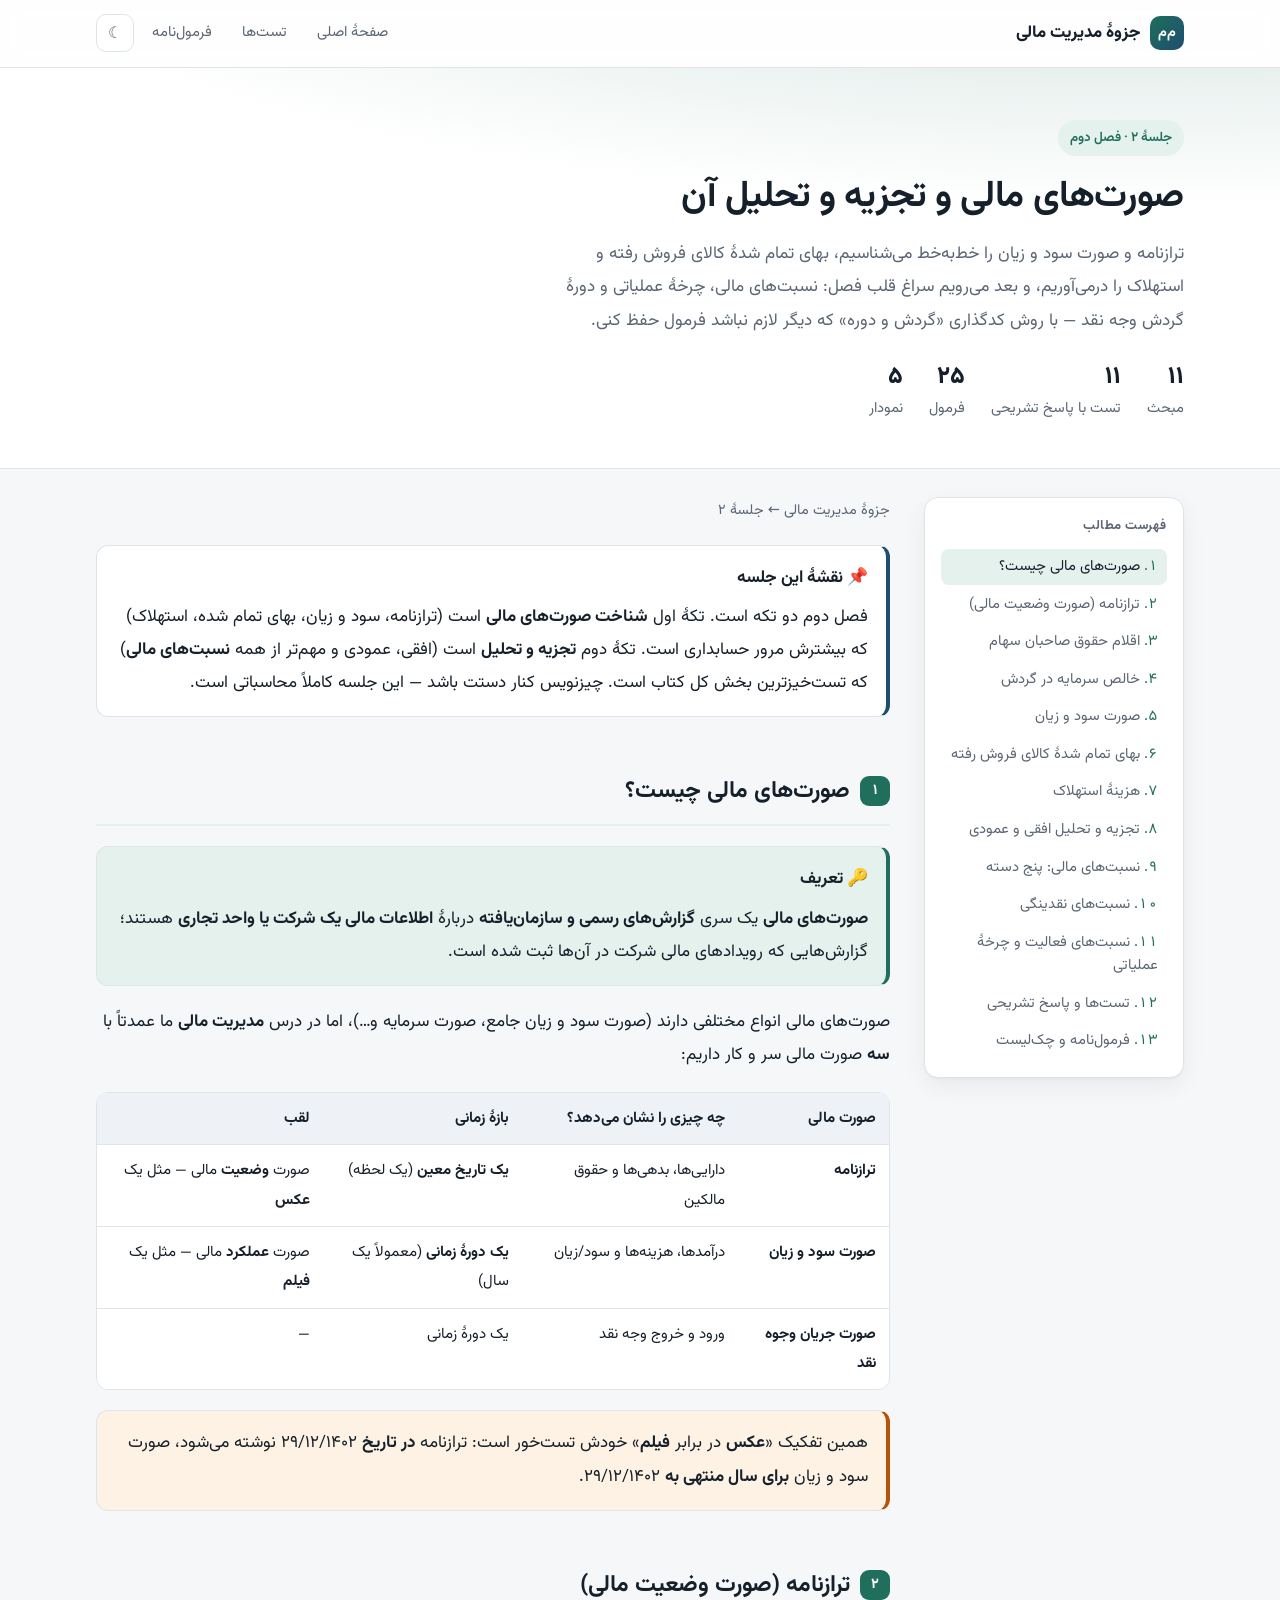
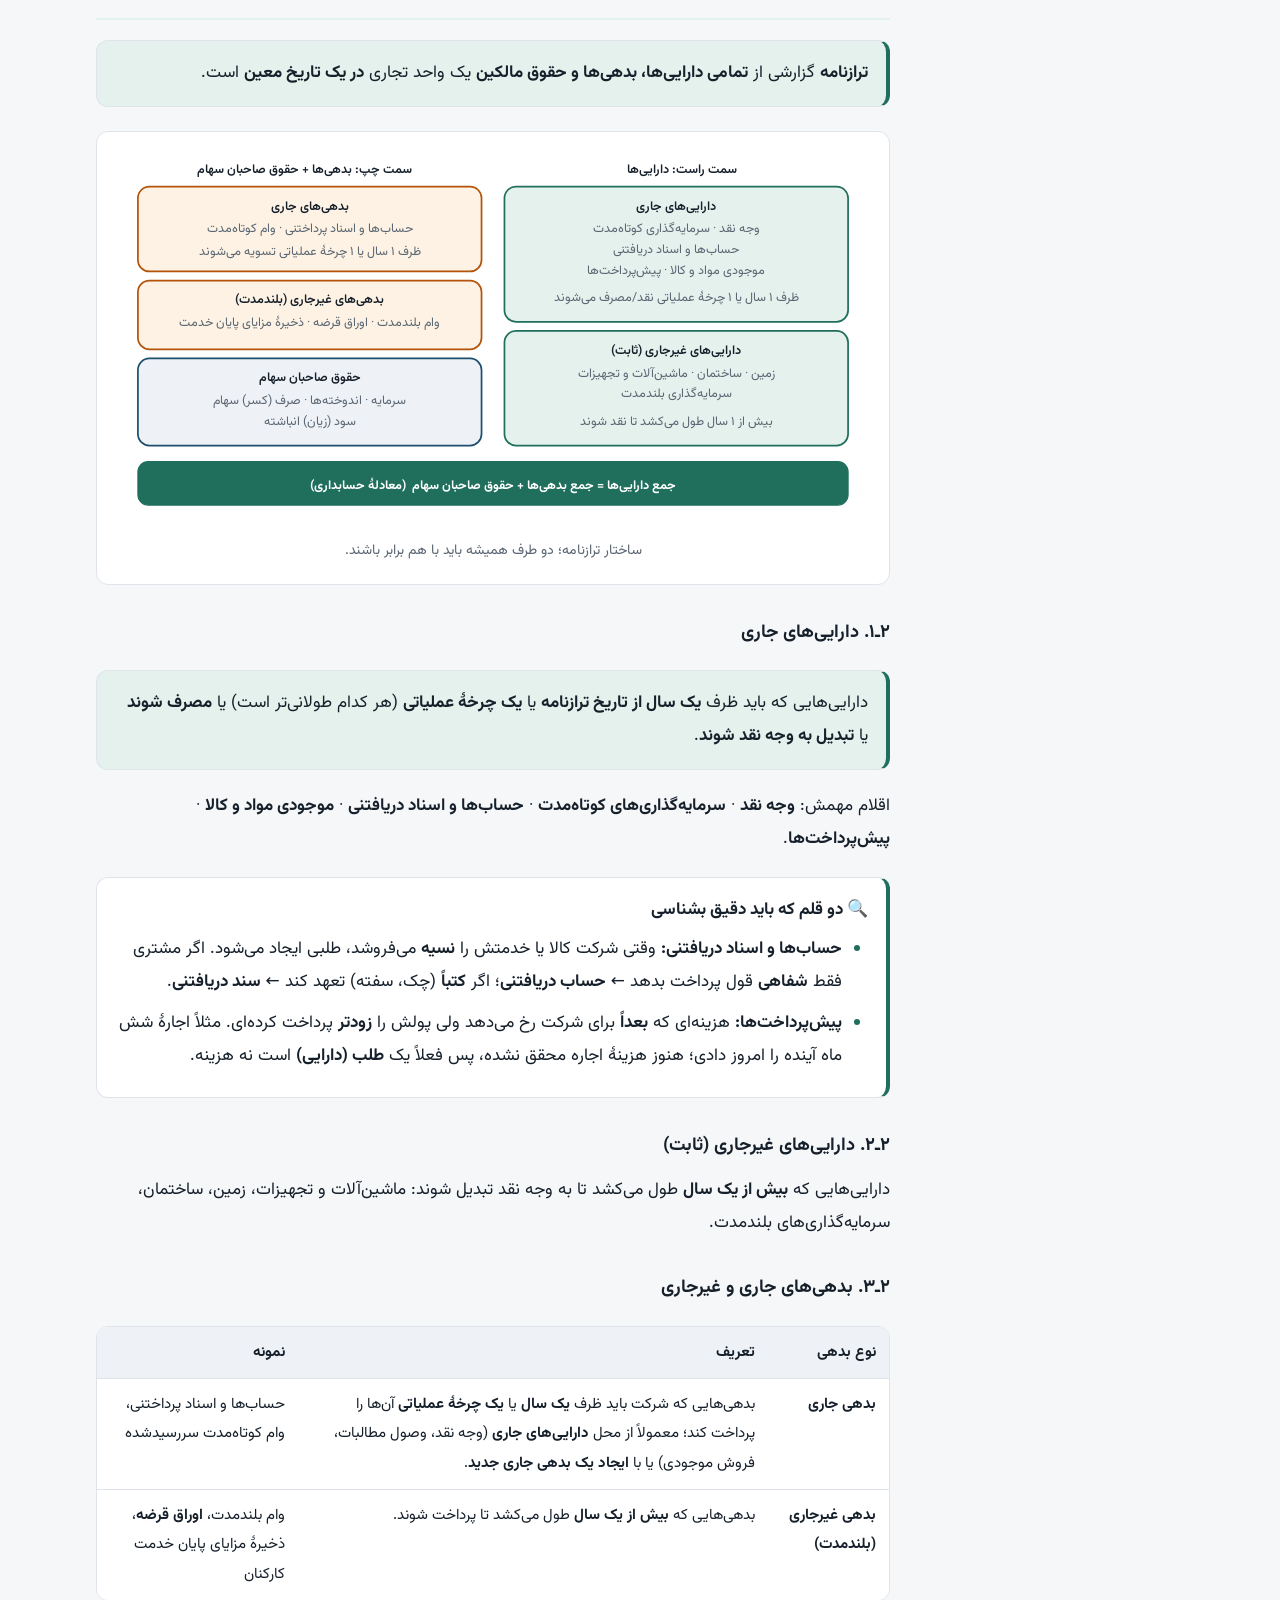
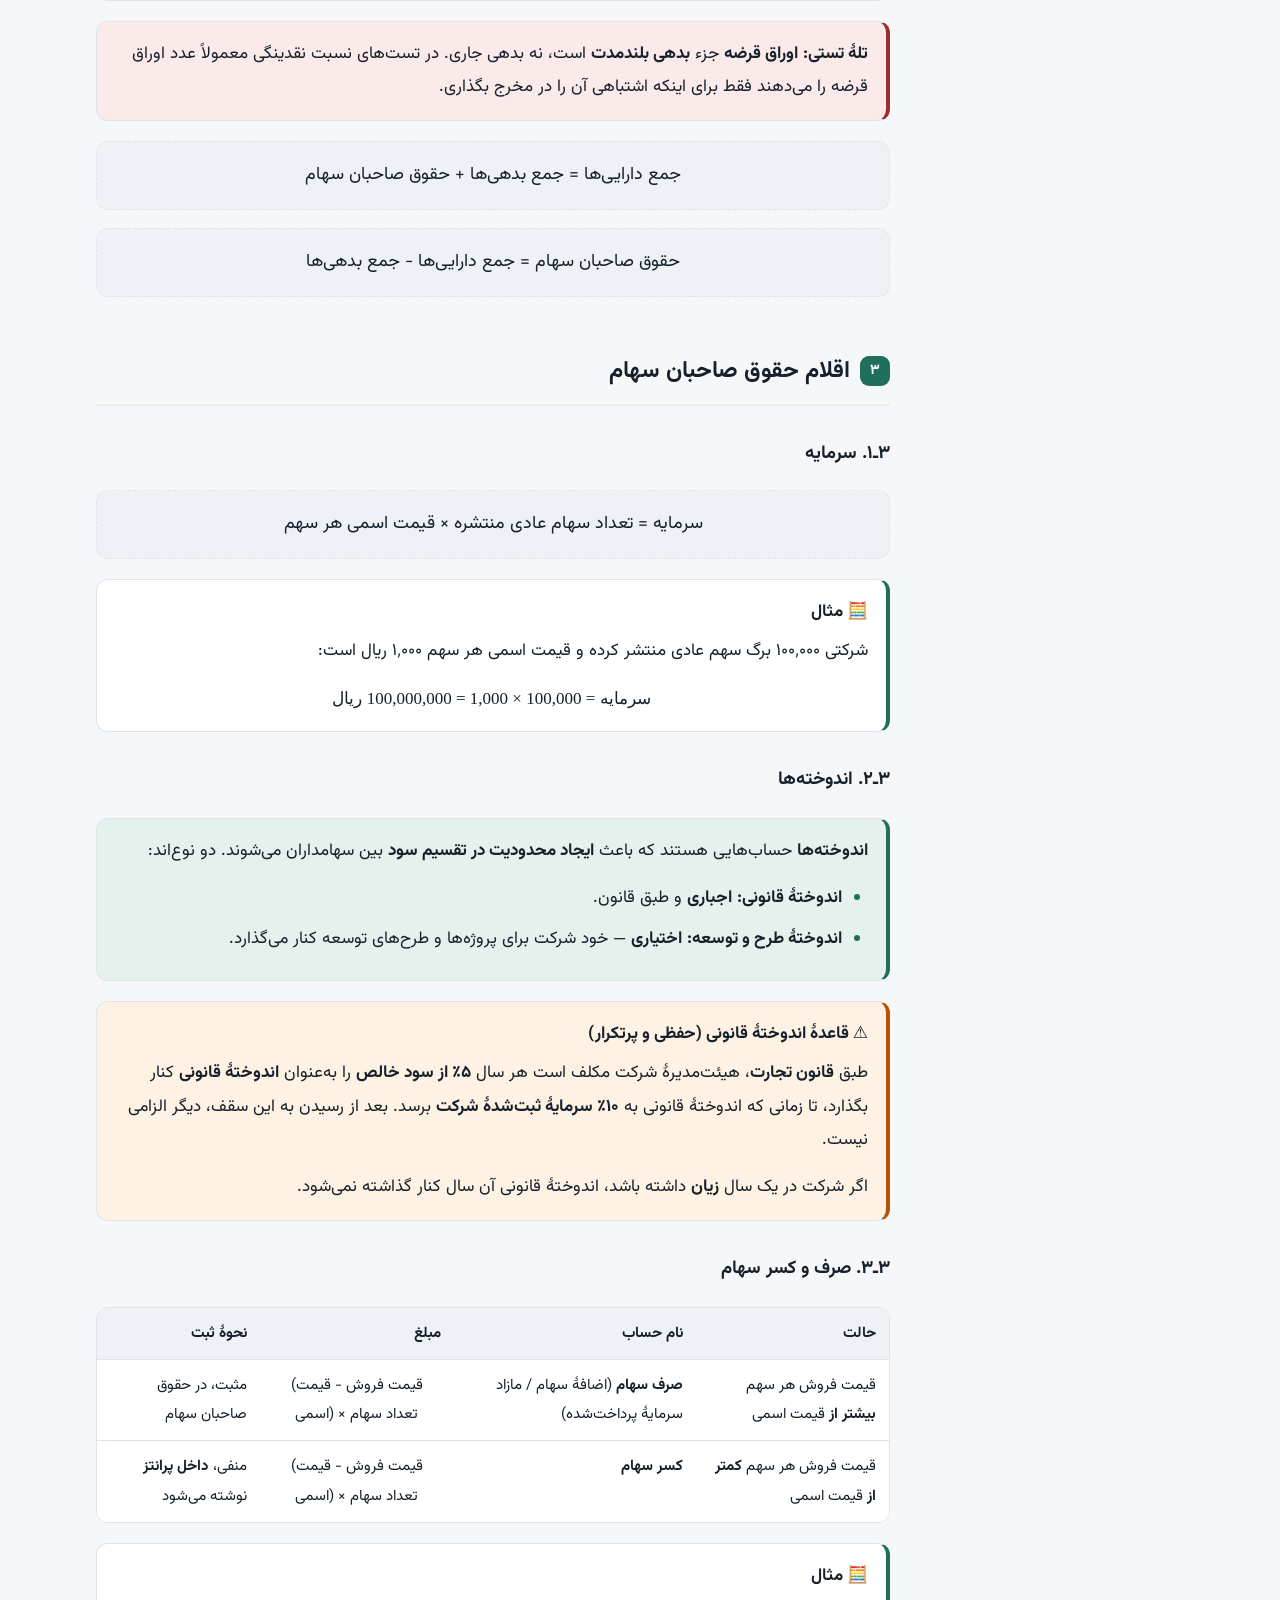
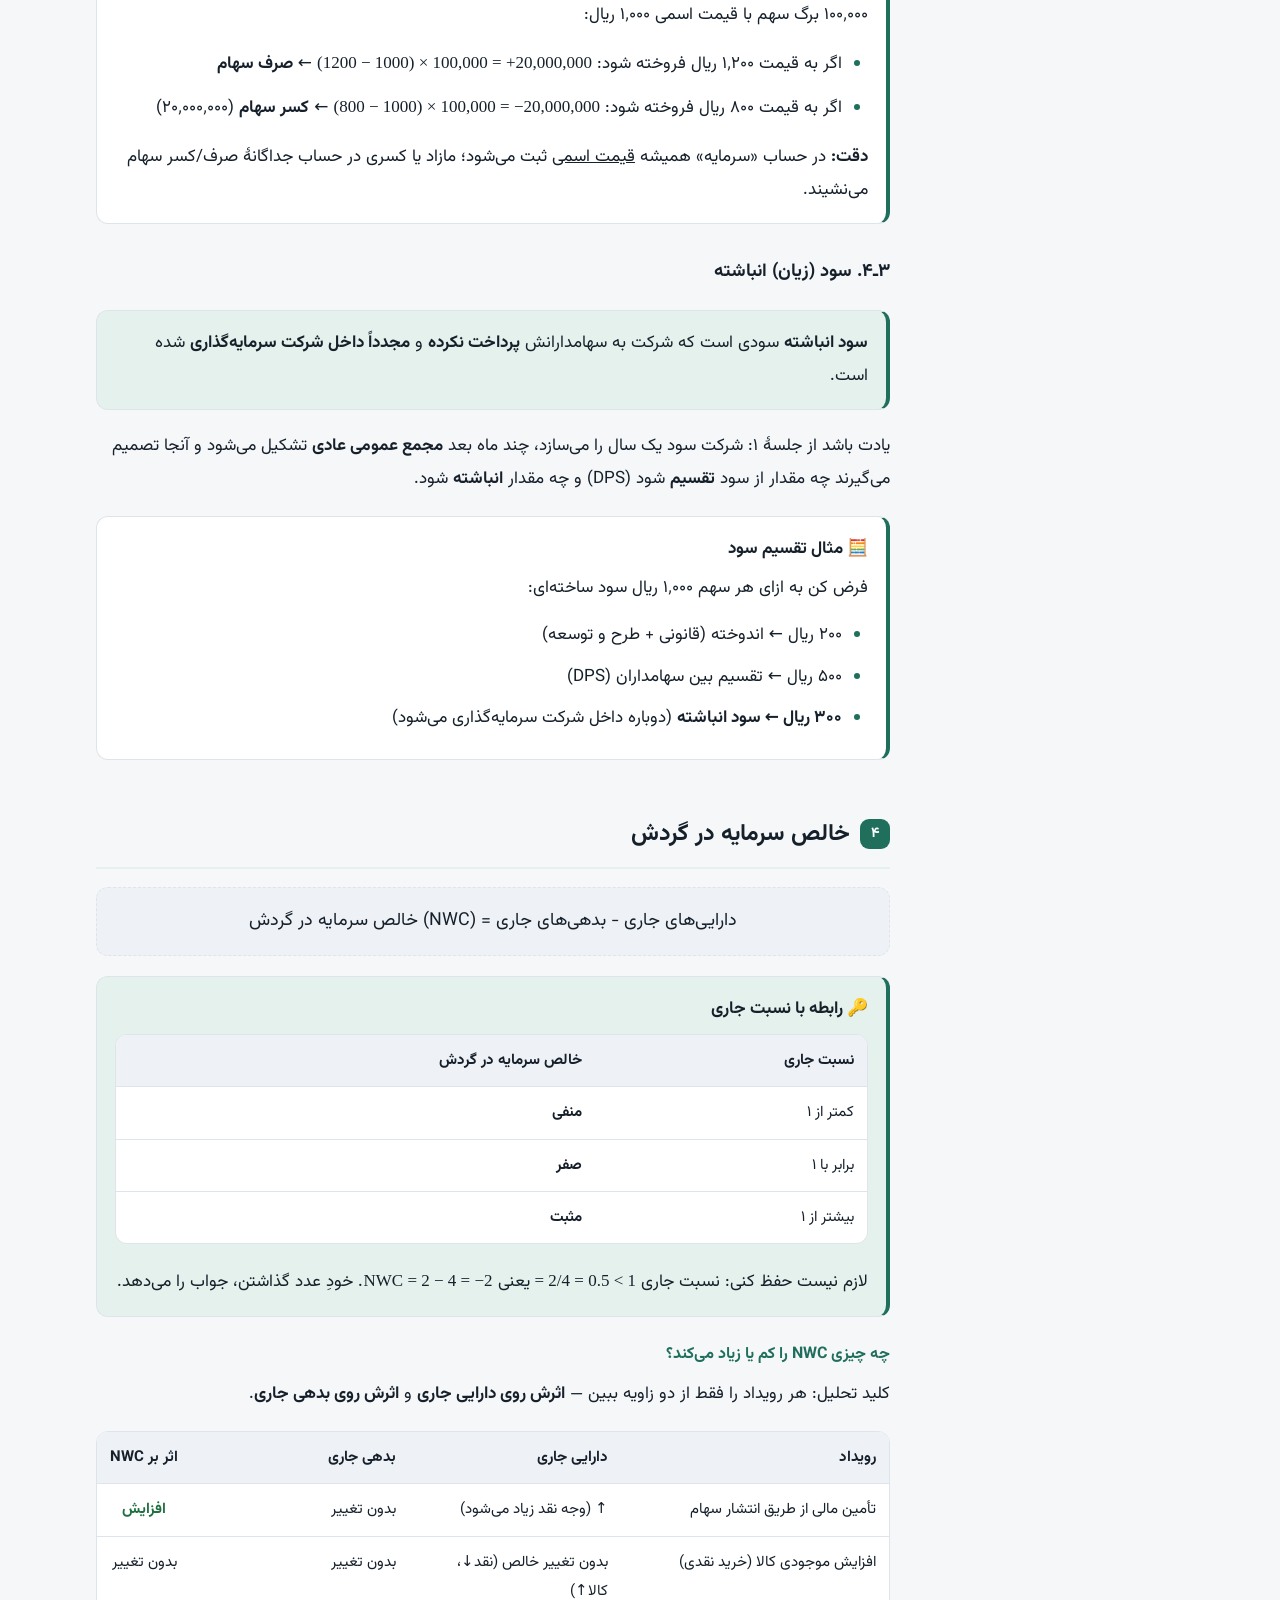
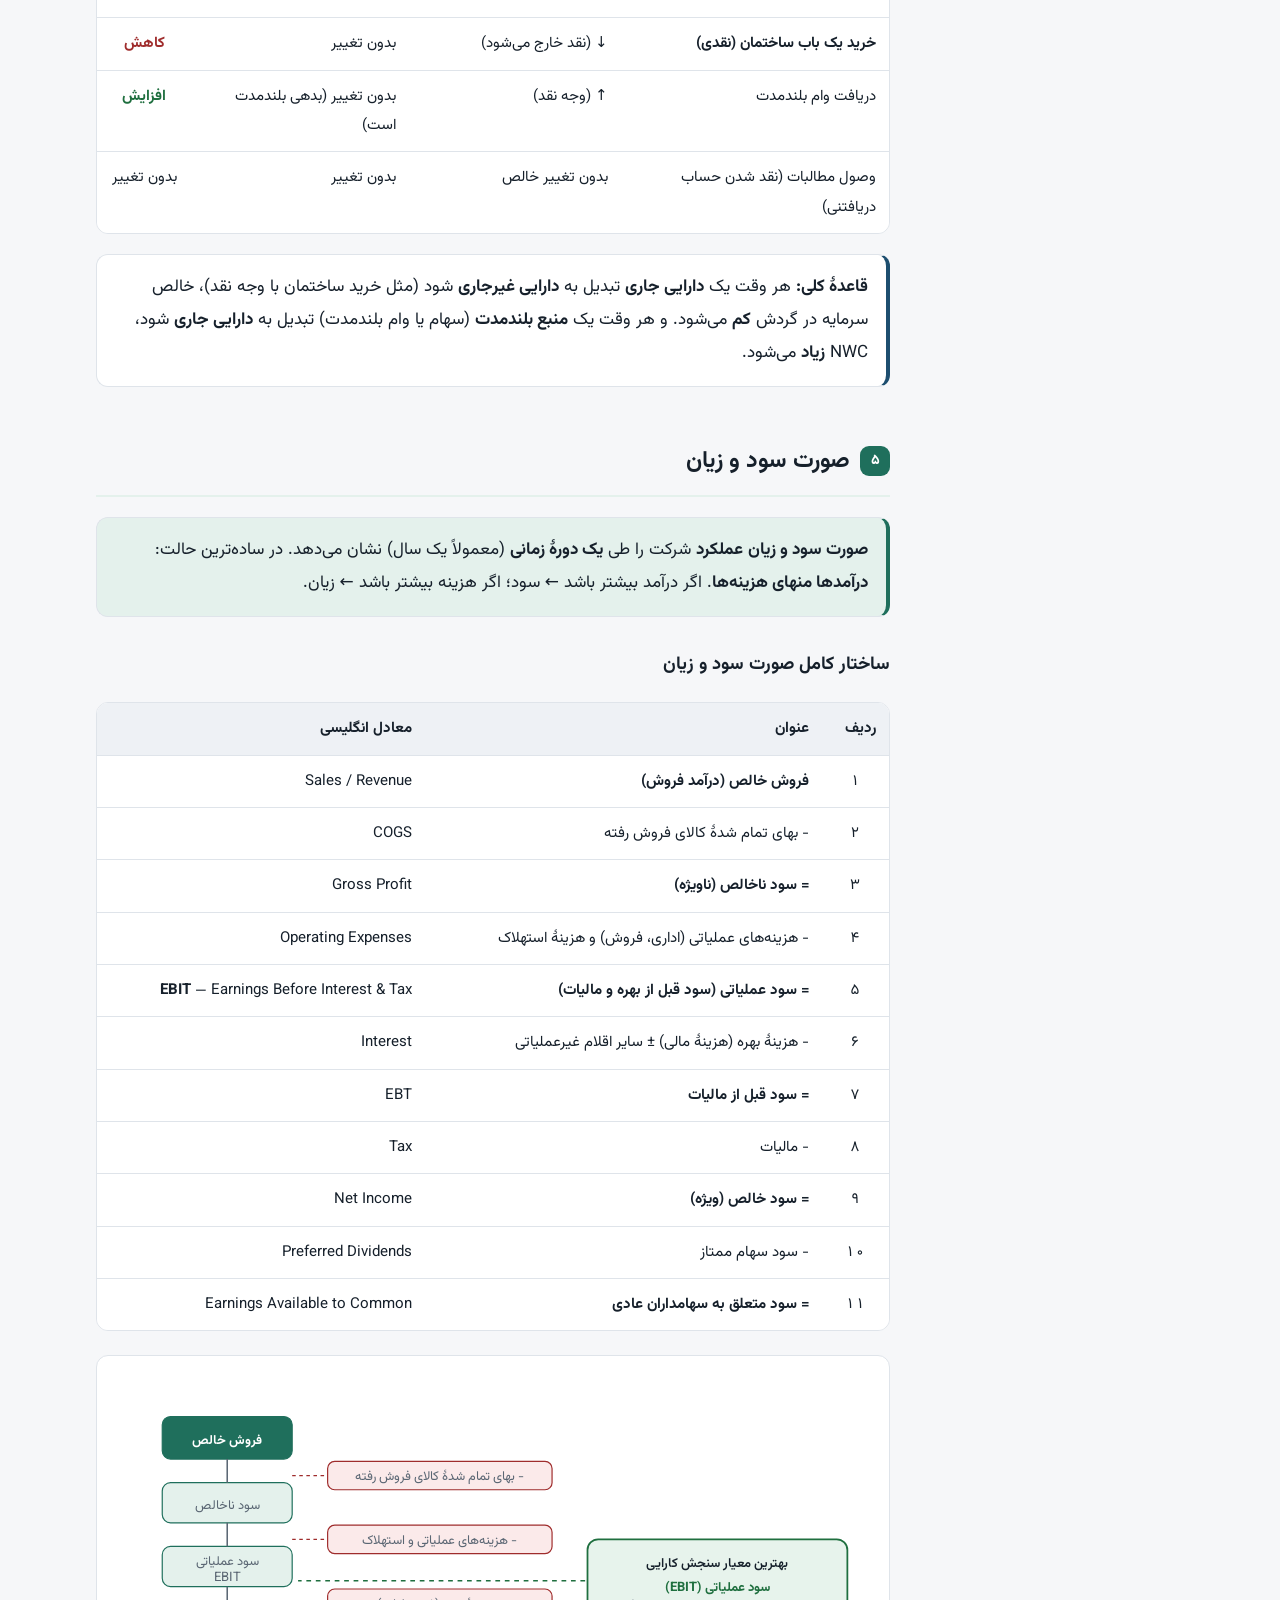
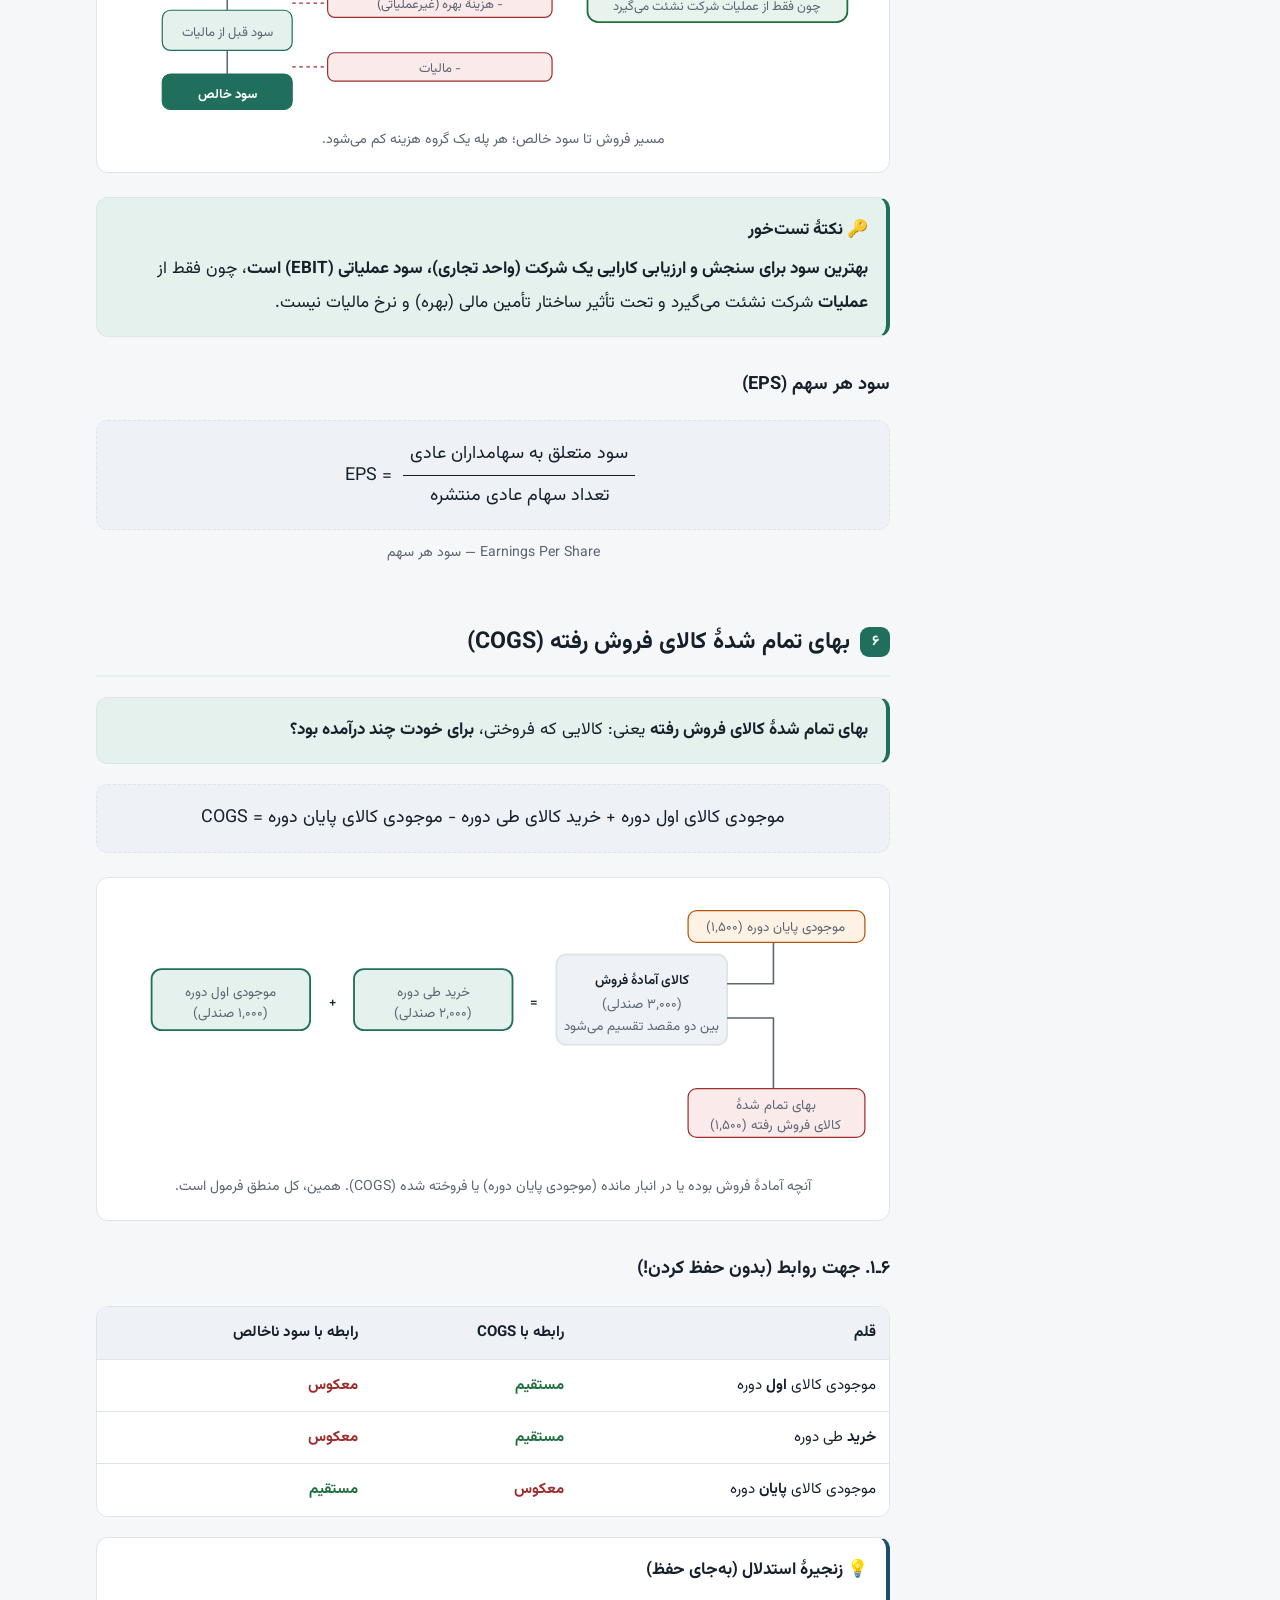
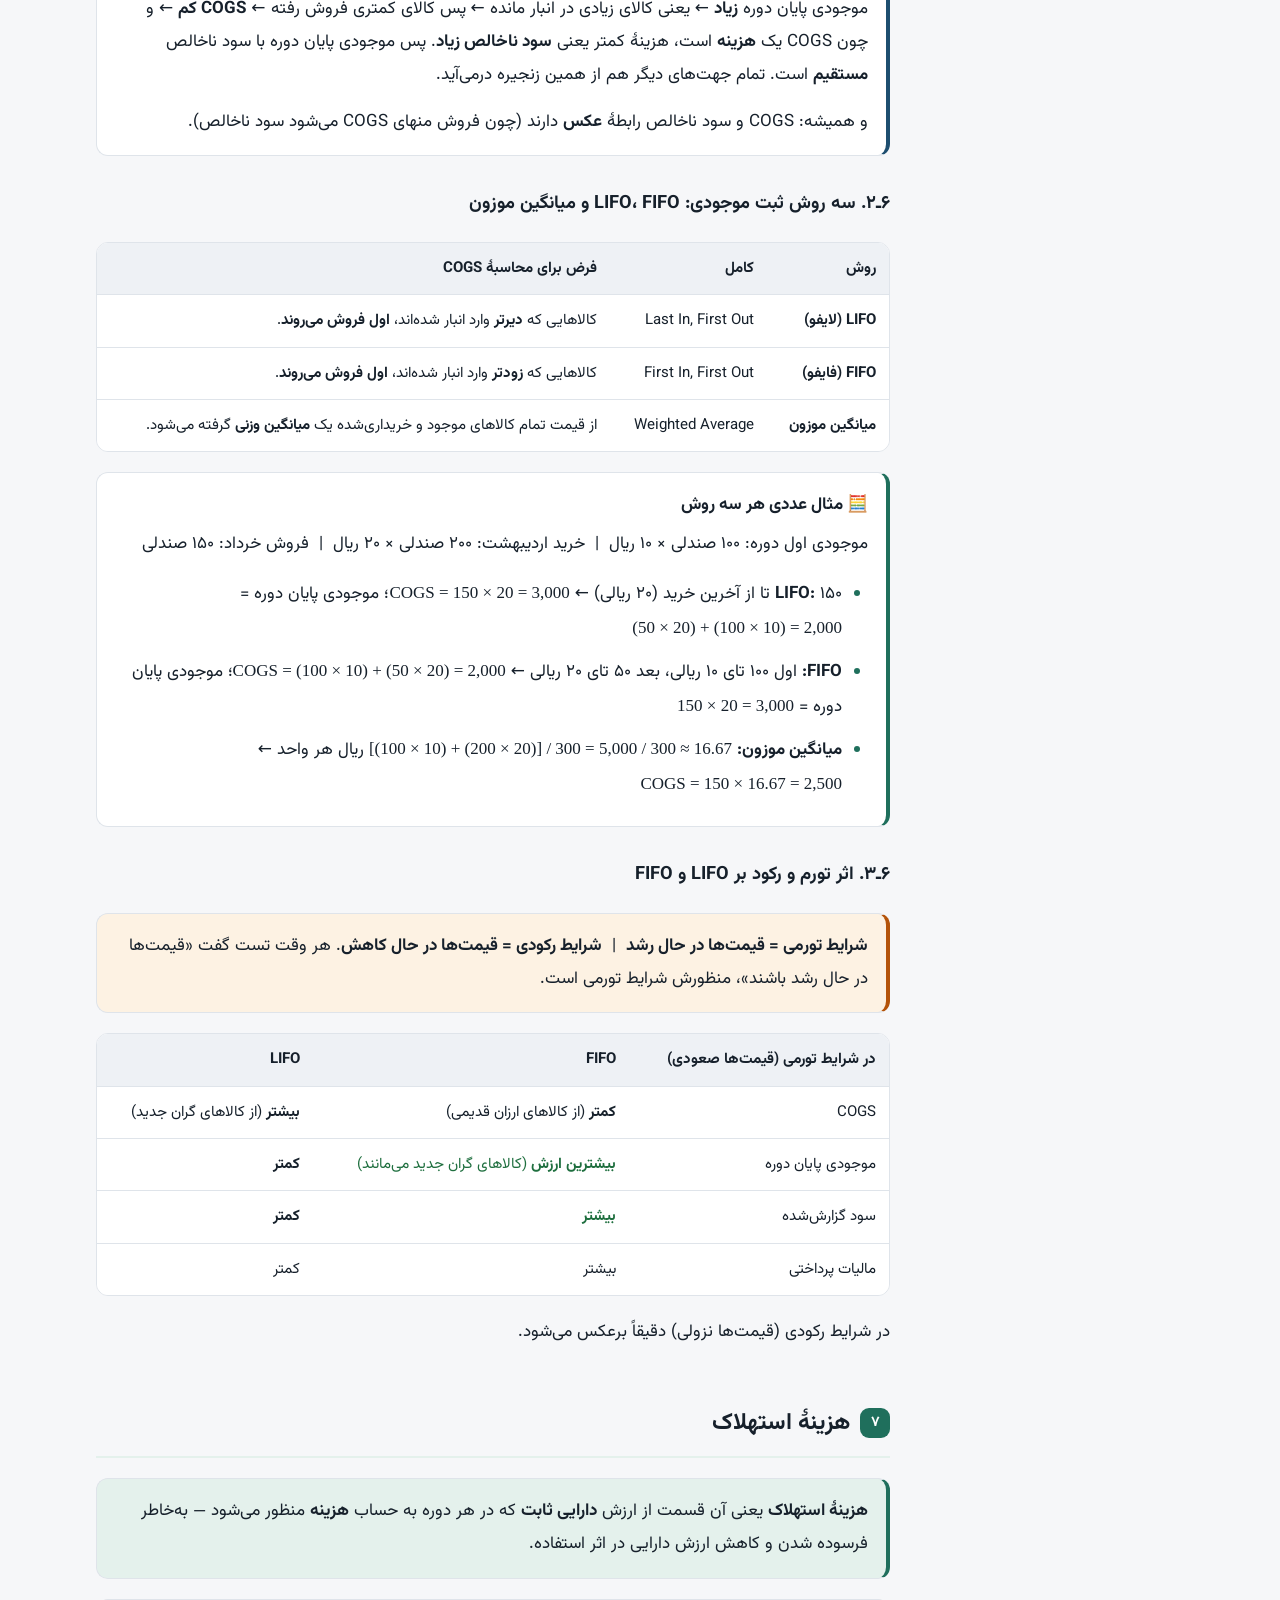
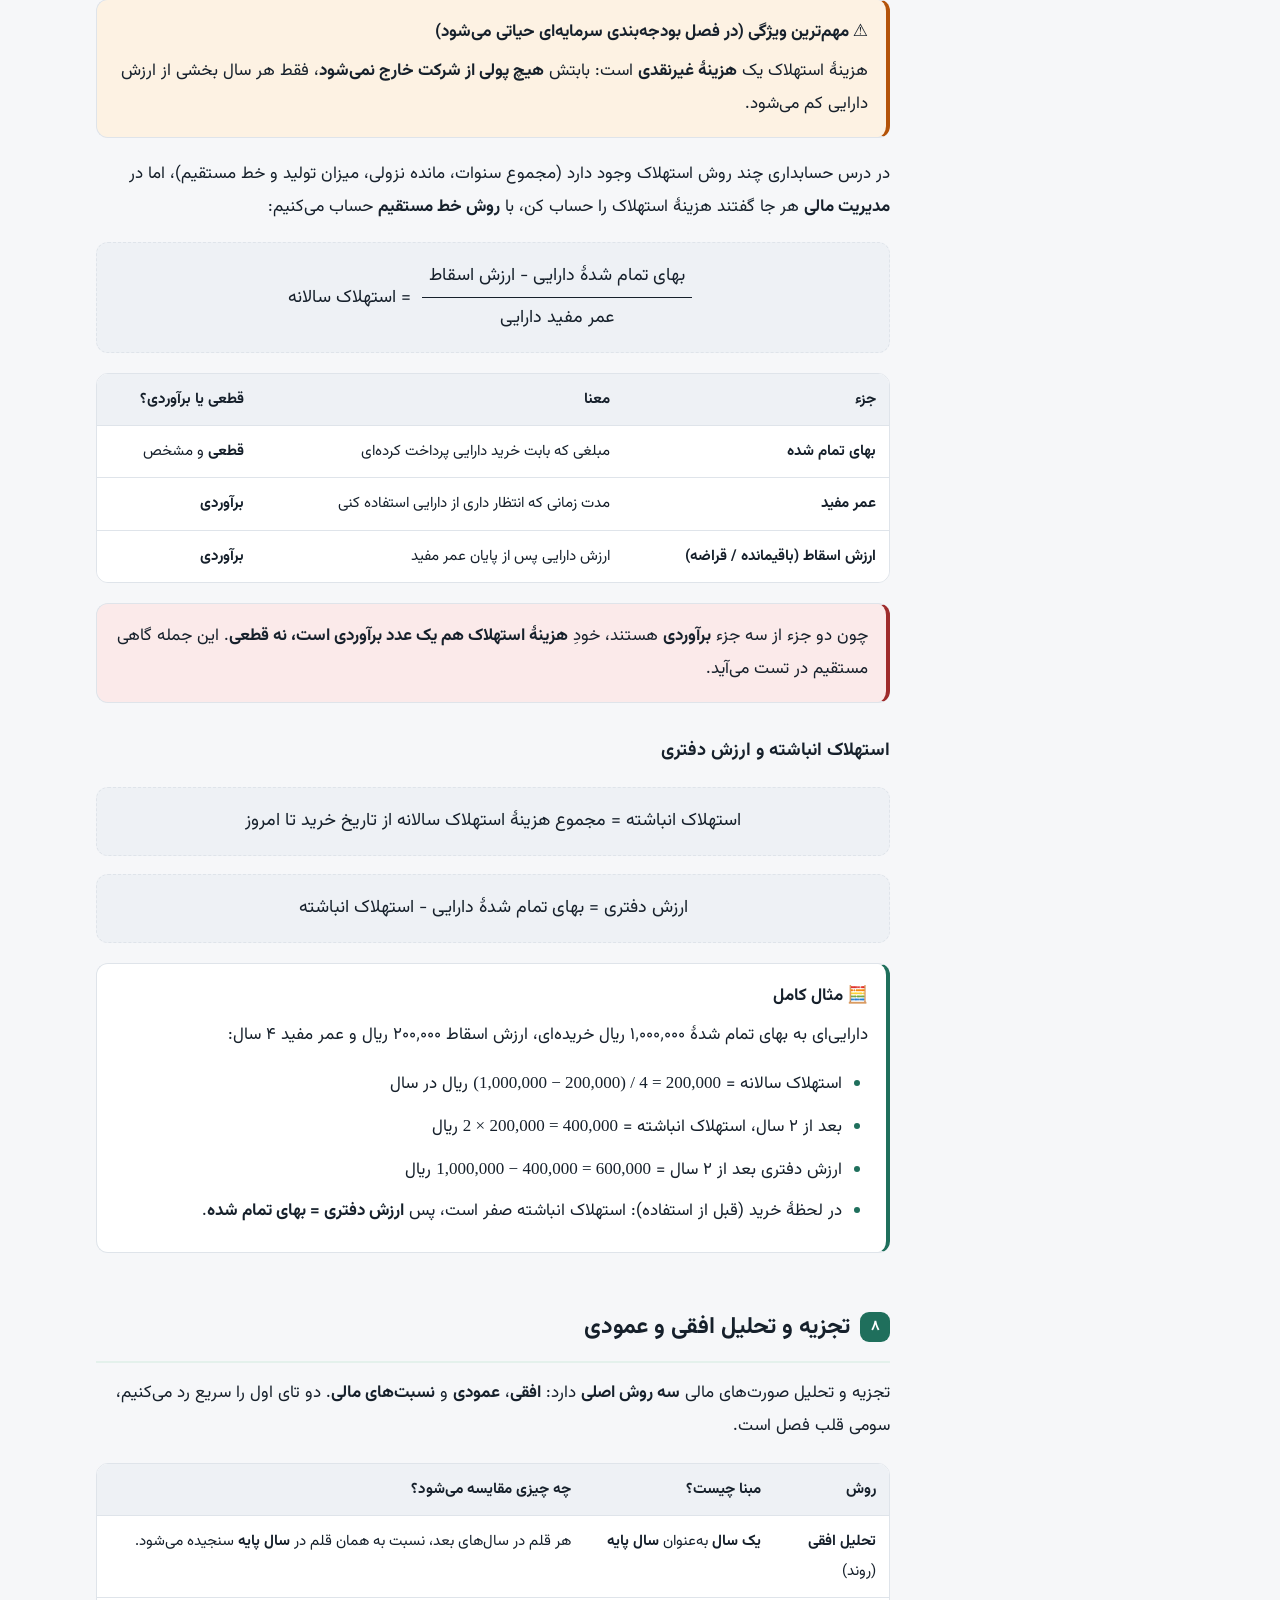
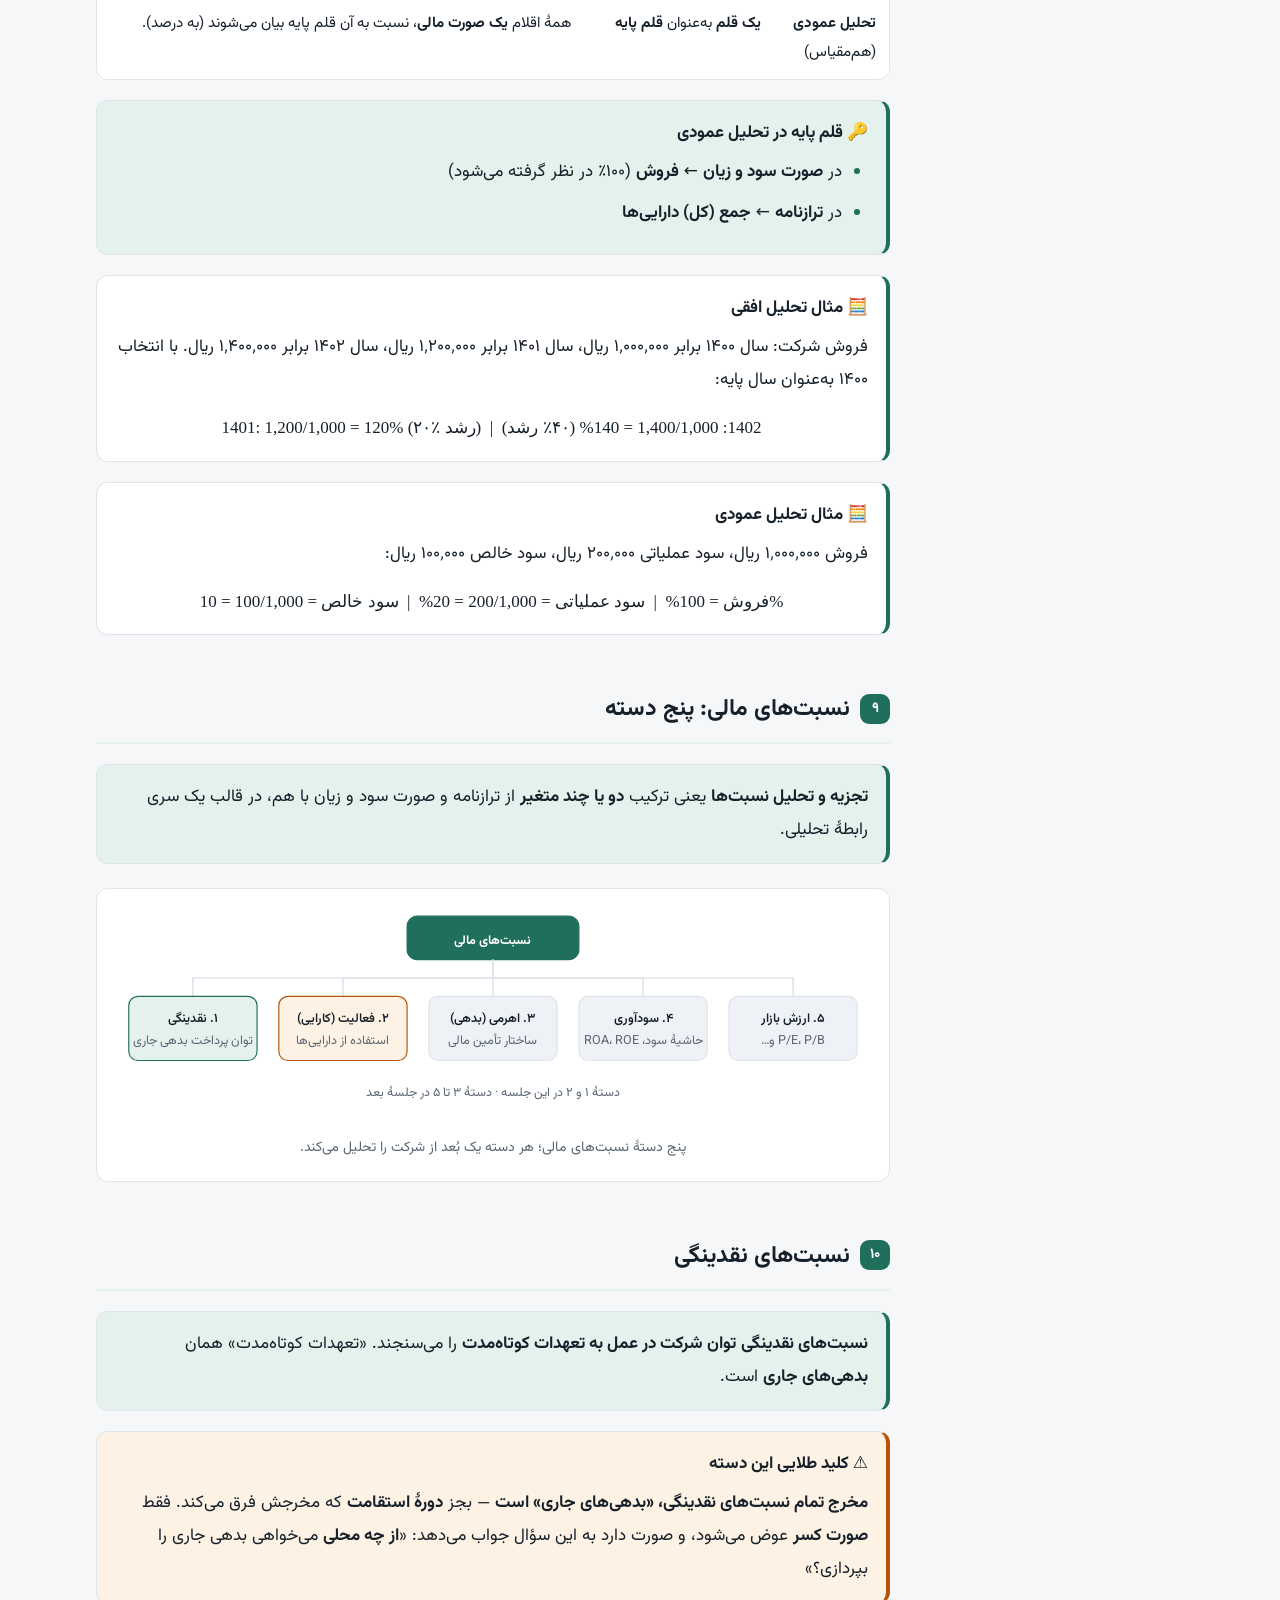
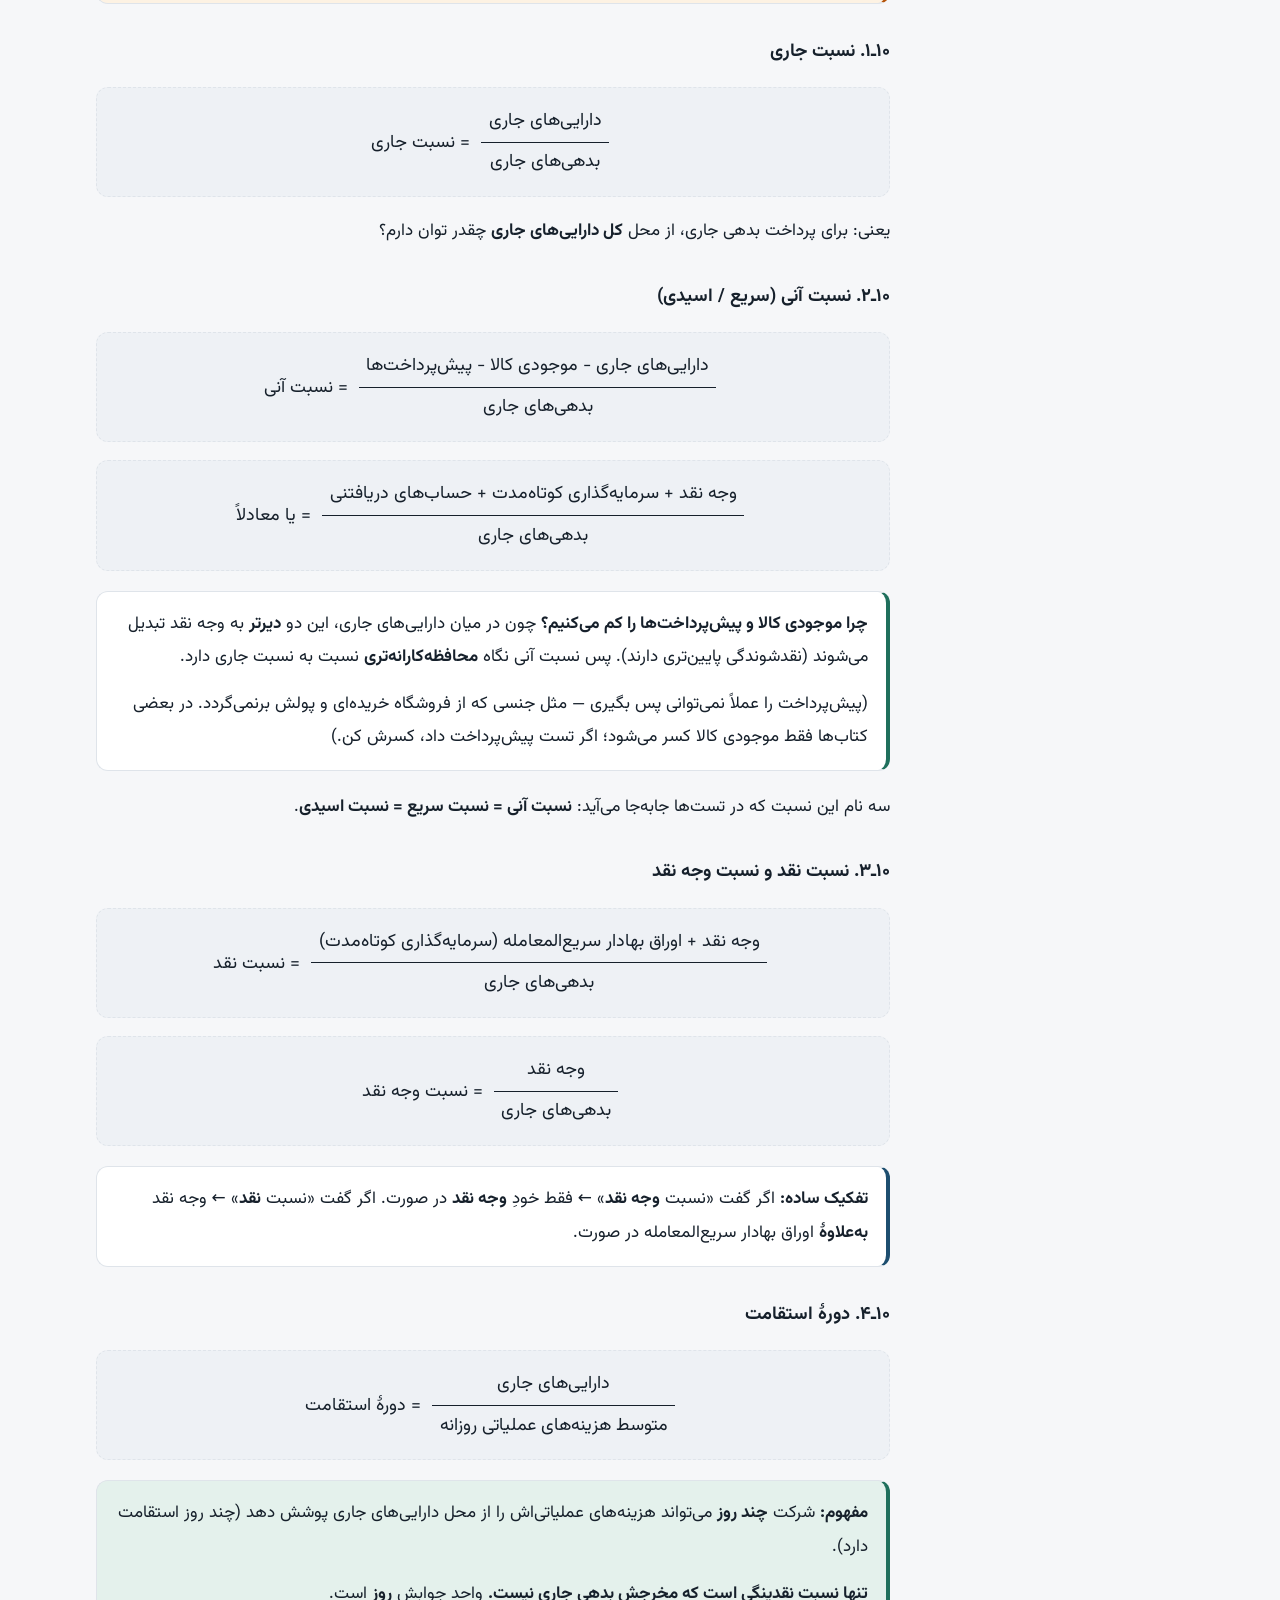
<file: sessions/02-financial-statements.html>
<!doctype html>
<html lang="fa" dir="rtl">
<head>
<meta charset="utf-8">
<meta name="viewport" content="width=device-width, initial-scale=1">
<title>جلسهٔ ۲ — صورت‌های مالی و تجزیه و تحلیل آن</title>
<meta name="description" content="جزوهٔ کامل جلسهٔ دوم مدیریت مالی (فصل دوم) برای کنکور ارشد: ترازنامه، صورت سود و زیان، بهای تمام شدهٔ کالای فروش رفته، استهلاک، تجزیه و تحلیل افقی و عمودی، نسبت‌های نقدینگی و فعالیت، چرخهٔ عملیاتی و دورهٔ گردش وجه نقد، با فرمول‌ها، نمودارها و پاسخ تشریحی تست‌ها.">
<link rel="preconnect" href="https://fonts.googleapis.com">
<link rel="preconnect" href="https://fonts.gstatic.com" crossorigin>
<link rel="stylesheet" href="https://fonts.googleapis.com/css2?family=Vazirmatn:wght@400;600;700;800&display=swap">
<link rel="stylesheet" href="../assets/styles.css">
<script src="../assets/app.js" defer></script>
</head>
<body>

<header class="site-header">
  <div class="header-inner">
    <a class="logo" href="../index.html">
      <span class="mark">م‌م</span>
      <span>جزوهٔ مدیریت مالی</span>
    </a>
    <nav class="header-nav">
      <a href="../index.html">صفحهٔ اصلی</a>
      <a href="#tests">تست‌ها</a>
      <a href="#cheatsheet">فرمول‌نامه</a>
      <button class="theme-btn" type="button" aria-label="تغییر حالت نمایش">☾</button>
    </nav>
  </div>
</header>

<div class="hero">
  <div class="wrap">
    <span class="kicker">جلسهٔ ۲ · فصل دوم</span>
    <h1>صورت‌های مالی و تجزیه و تحلیل آن</h1>
    <p>ترازنامه و صورت سود و زیان را خط‌به‌خط می‌شناسیم، بهای تمام شدهٔ کالای فروش رفته و استهلاک را درمی‌آوریم، و بعد می‌رویم سراغ قلب فصل: نسبت‌های مالی، چرخهٔ عملیاتی و دورهٔ گردش وجه نقد — با روش کدگذاری «گردش و دوره» که دیگر لازم نباشد فرمول حفظ کنی.</p>
    <div class="hero-stats">
      <div><b>۱۱</b> مبحث</div>
      <div><b>۱۱</b> تست با پاسخ تشریحی</div>
      <div><b>۲۵</b> فرمول</div>
      <div><b>۵</b> نمودار</div>
    </div>
  </div>
</div>

<div class="layout">

  <aside class="toc">
    <h2>فهرست مطالب</h2>
    <ol>
      <li><a href="#s1">صورت‌های مالی چیست؟</a></li>
      <li><a href="#s2">ترازنامه (صورت وضعیت مالی)</a></li>
      <li><a href="#s3">اقلام حقوق صاحبان سهام</a></li>
      <li><a href="#s4">خالص سرمایه در گردش</a></li>
      <li><a href="#s5">صورت سود و زیان</a></li>
      <li><a href="#s6">بهای تمام شدهٔ کالای فروش رفته</a></li>
      <li><a href="#s7">هزینهٔ استهلاک</a></li>
      <li><a href="#s8">تجزیه و تحلیل افقی و عمودی</a></li>
      <li><a href="#s9">نسبت‌های مالی: پنج دسته</a></li>
      <li><a href="#s10">نسبت‌های نقدینگی</a></li>
      <li><a href="#s11">نسبت‌های فعالیت و چرخهٔ عملیاتی</a></li>
      <li><a href="#tests">تست‌ها و پاسخ تشریحی</a></li>
      <li><a href="#cheatsheet">فرمول‌نامه و چک‌لیست</a></li>
    </ol>
  </aside>

  <article>
    <div class="breadcrumb"><a href="../index.html">جزوهٔ مدیریت مالی</a> ← جلسهٔ ۲</div>

    <div class="box tip">
      <div class="box-title">📌 نقشهٔ این جلسه</div>
      <p>فصل دوم دو تکه است. تکهٔ اول <b>شناخت صورت‌های مالی</b> است (ترازنامه، سود و زیان، بهای تمام شده، استهلاک) که بیشترش مرور حسابداری است. تکهٔ دوم <b>تجزیه و تحلیل</b> است (افقی، عمودی و مهم‌تر از همه <b>نسبت‌های مالی</b>) که تست‌خیزترین بخش کل کتاب است. چیزنویس کنار دستت باشد — این جلسه کاملاً محاسباتی است.</p>
    </div>

    <!-- ============ ۱ ============ -->
    <h2 id="s1"><span class="n">۱</span>صورت‌های مالی چیست؟</h2>

    <div class="box key">
      <div class="box-title">🔑 تعریف</div>
      <p><b>صورت‌های مالی</b> یک سری <b>گزارش‌های رسمی و سازمان‌یافته</b> دربارهٔ <b>اطلاعات مالی یک شرکت یا واحد تجاری</b> هستند؛ گزارش‌هایی که رویدادهای مالی شرکت در آن‌ها ثبت شده است.</p>
    </div>

    <p>صورت‌های مالی انواع مختلفی دارند (صورت سود و زیان جامع، صورت سرمایه و…)، اما در درس <b>مدیریت مالی</b> ما عمدتاً با <b>سه</b> صورت مالی سر و کار داریم:</p>

    <div class="table-wrap">
      <table>
        <thead><tr><th>صورت مالی</th><th>چه چیزی را نشان می‌دهد؟</th><th>بازهٔ زمانی</th><th>لقب</th></tr></thead>
        <tbody>
          <tr><td><b>ترازنامه</b></td><td>دارایی‌ها، بدهی‌ها و حقوق مالکین</td><td><b>یک تاریخ معین</b> (یک لحظه)</td><td>صورت <b>وضعیت</b> مالی — مثل یک <b>عکس</b></td></tr>
          <tr><td><b>صورت سود و زیان</b></td><td>درآمدها، هزینه‌ها و سود/زیان</td><td><b>یک دورهٔ زمانی</b> (معمولاً یک سال)</td><td>صورت <b>عملکرد</b> مالی — مثل یک <b>فیلم</b></td></tr>
          <tr><td><b>صورت جریان وجوه نقد</b></td><td>ورود و خروج وجه نقد</td><td>یک دورهٔ زمانی</td><td>—</td></tr>
        </tbody>
      </table>
    </div>

    <div class="box warn">
      <p>همین تفکیک «<b>عکس</b> در برابر <b>فیلم</b>» خودش تست‌خور است: ترازنامه <b>در تاریخ</b> ۲۹/۱۲/۱۴۰۲ نوشته می‌شود، صورت سود و زیان <b>برای سال منتهی به</b> ۲۹/۱۲/۱۴۰۲.</p>
    </div>

    <!-- ============ ۲ ============ -->
    <h2 id="s2"><span class="n">۲</span>ترازنامه (صورت وضعیت مالی)</h2>

    <div class="box key">
      <p><b>ترازنامه</b> گزارشی از <b>تمامی دارایی‌ها، بدهی‌ها و حقوق مالکین</b> یک واحد تجاری <b>در یک تاریخ معین</b> است.</p>
    </div>

    <figure>
      <svg class="chart" viewBox="0 0 660 330" role="img" aria-label="ساختار کامل ترازنامه با تفکیک دارایی و بدهی جاری و غیرجاری">
        <text class="lbl" x="495" y="20" text-anchor="middle" font-size="13">سمت راست: دارایی‌ها</text>
        <text class="lbl" x="165" y="20" text-anchor="middle" font-size="13">سمت چپ: بدهی‌ها + حقوق صاحبان سهام</text>

        <rect x="340" y="32" width="300" height="118" rx="10" fill="var(--brand-soft)" stroke="var(--brand)" stroke-width="1.5"/>
        <text class="lbl" x="490" y="52" text-anchor="middle">دارایی‌های جاری</text>
        <text x="490" y="72" text-anchor="middle" font-size="10.5">وجه نقد · سرمایه‌گذاری کوتاه‌مدت</text>
        <text x="490" y="90" text-anchor="middle" font-size="10.5">حساب‌ها و اسناد دریافتنی</text>
        <text x="490" y="108" text-anchor="middle" font-size="10.5">موجودی مواد و کالا · پیش‌پرداخت‌ها</text>
        <text x="490" y="132" text-anchor="middle" font-size="10" fill="var(--brand)">ظرف ۱ سال یا ۱ چرخهٔ عملیاتی نقد/مصرف می‌شوند</text>

        <rect x="340" y="158" width="300" height="100" rx="10" fill="var(--brand-soft)" stroke="var(--brand)" stroke-width="1.5"/>
        <text class="lbl" x="490" y="178" text-anchor="middle">دارایی‌های غیرجاری (ثابت)</text>
        <text x="490" y="198" text-anchor="middle" font-size="10.5">زمین · ساختمان · ماشین‌آلات و تجهیزات</text>
        <text x="490" y="216" text-anchor="middle" font-size="10.5">سرمایه‌گذاری بلندمدت</text>
        <text x="490" y="240" text-anchor="middle" font-size="10" fill="var(--brand)">بیش از ۱ سال طول می‌کشد تا نقد شوند</text>

        <rect x="20" y="32" width="300" height="74" rx="10" fill="var(--accent-soft)" stroke="var(--accent)" stroke-width="1.5"/>
        <text class="lbl" x="170" y="52" text-anchor="middle">بدهی‌های جاری</text>
        <text x="170" y="72" text-anchor="middle" font-size="10.5">حساب‌ها و اسناد پرداختنی · وام کوتاه‌مدت</text>
        <text x="170" y="92" text-anchor="middle" font-size="10" fill="var(--accent)">ظرف ۱ سال یا ۱ چرخهٔ عملیاتی تسویه می‌شوند</text>

        <rect x="20" y="114" width="300" height="60" rx="10" fill="var(--accent-soft)" stroke="var(--accent)" stroke-width="1.5"/>
        <text class="lbl" x="170" y="134" text-anchor="middle">بدهی‌های غیرجاری (بلندمدت)</text>
        <text x="170" y="154" text-anchor="middle" font-size="10.5">وام بلندمدت · اوراق قرضه · ذخیرهٔ مزایای پایان خدمت</text>

        <rect x="20" y="182" width="300" height="76" rx="10" fill="var(--bg-alt)" stroke="var(--brand-2)" stroke-width="1.5"/>
        <text class="lbl" x="170" y="202" text-anchor="middle">حقوق صاحبان سهام</text>
        <text x="170" y="222" text-anchor="middle" font-size="10.5">سرمایه · اندوخته‌ها · صرف (کسر) سهام</text>
        <text x="170" y="240" text-anchor="middle" font-size="10.5">سود (زیان) انباشته</text>

        <rect x="20" y="272" width="620" height="38" rx="9" fill="var(--brand)" stroke="var(--brand)"/>
        <text x="330" y="296" text-anchor="middle" style="fill:#fff" font-weight="700" font-size="13">جمع دارایی‌ها = جمع بدهی‌ها + حقوق صاحبان سهام &nbsp;(معادلهٔ حسابداری)</text>
      </svg>
      <figcaption>ساختار ترازنامه؛ دو طرف همیشه باید با هم برابر باشند.</figcaption>
    </figure>

    <h3>۲ـ۱. دارایی‌های جاری</h3>
    <div class="box key">
      <p>دارایی‌هایی که باید ظرف <b>یک سال از تاریخ ترازنامه</b> یا <b>یک چرخهٔ عملیاتی</b> (هر کدام طولانی‌تر است) یا <b>مصرف شوند</b> یا <b>تبدیل به وجه نقد شوند</b>.</p>
    </div>
    <p>اقلام مهمش: <b>وجه نقد</b> · <b>سرمایه‌گذاری‌های کوتاه‌مدت</b> · <b>حساب‌ها و اسناد دریافتنی</b> · <b>موجودی مواد و کالا</b> · <b>پیش‌پرداخت‌ها</b>.</p>

    <div class="box">
      <div class="box-title">🔍 دو قلم که باید دقیق بشناسی</div>
      <ul>
        <li><b>حساب‌ها و اسناد دریافتنی:</b> وقتی شرکت کالا یا خدمتش را <b>نسیه</b> می‌فروشد، طلبی ایجاد می‌شود. اگر مشتری فقط <b>شفاهی</b> قول پرداخت بدهد ← <b>حساب دریافتنی</b>؛ اگر <b>کتباً</b> (چک، سفته) تعهد کند ← <b>سند دریافتنی</b>.</li>
        <li><b>پیش‌پرداخت‌ها:</b> هزینه‌ای که <b>بعداً</b> برای شرکت رخ می‌دهد ولی پولش را <b>زودتر</b> پرداخت کرده‌ای. مثلاً اجارهٔ شش ماه آینده را امروز دادی؛ هنوز هزینهٔ اجاره محقق نشده، پس فعلاً یک <b>طلب (دارایی)</b> است نه هزینه.</li>
      </ul>
    </div>

    <h3>۲ـ۲. دارایی‌های غیرجاری (ثابت)</h3>
    <p>دارایی‌هایی که <b>بیش از یک سال</b> طول می‌کشد تا به وجه نقد تبدیل شوند: ماشین‌آلات و تجهیزات، زمین، ساختمان، سرمایه‌گذاری‌های بلندمدت.</p>

    <h3>۲ـ۳. بدهی‌های جاری و غیرجاری</h3>
    <div class="table-wrap">
      <table>
        <thead><tr><th>نوع بدهی</th><th>تعریف</th><th>نمونه</th></tr></thead>
        <tbody>
          <tr>
            <td><b>بدهی جاری</b></td>
            <td>بدهی‌هایی که شرکت باید ظرف <b>یک سال</b> یا <b>یک چرخهٔ عملیاتی</b> آن‌ها را پرداخت کند؛ معمولاً از محل <b>دارایی‌های جاری</b> (وجه نقد، وصول مطالبات، فروش موجودی) یا با <b>ایجاد یک بدهی جاری جدید</b>.</td>
            <td>حساب‌ها و اسناد پرداختنی، وام کوتاه‌مدت سررسیدشده</td>
          </tr>
          <tr>
            <td><b>بدهی غیرجاری (بلندمدت)</b></td>
            <td>بدهی‌هایی که <b>بیش از یک سال</b> طول می‌کشد تا پرداخت شوند.</td>
            <td>وام بلندمدت، <b>اوراق قرضه</b>، ذخیرهٔ مزایای پایان خدمت کارکنان</td>
          </tr>
        </tbody>
      </table>
    </div>

    <div class="box trap">
      <p><b>تلهٔ تستی:</b> <b>اوراق قرضه</b> جزء <b>بدهی بلندمدت</b> است، نه بدهی جاری. در تست‌های نسبت نقدینگی معمولاً عدد اوراق قرضه را می‌دهند فقط برای اینکه اشتباهی آن را در مخرج بگذاری.</p>
    </div>

    <div class="formula">
      جمع دارایی‌ها = جمع بدهی‌ها + حقوق صاحبان سهام
    </div>
    <div class="formula">
      حقوق صاحبان سهام = جمع دارایی‌ها &minus; جمع بدهی‌ها
    </div>

    <!-- ============ ۳ ============ -->
    <h2 id="s3"><span class="n">۳</span>اقلام حقوق صاحبان سهام</h2>

    <h3>۳ـ۱. سرمایه</h3>
    <div class="formula">
      سرمایه = تعداد سهام عادی منتشره × قیمت اسمی هر سهم
    </div>
    <div class="box">
      <div class="box-title">🧮 مثال</div>
      <p>شرکتی ۱۰۰٬۰۰۰ برگ سهم عادی منتشر کرده و قیمت اسمی هر سهم ۱٬۰۰۰ ریال است:</p>
      <p class="fx" style="display:block;text-align:center">سرمایه = 100,000 × 1,000 = 100,000,000 ریال</p>
    </div>

    <h3>۳ـ۲. اندوخته‌ها</h3>
    <div class="box key">
      <p><b>اندوخته‌ها</b> حساب‌هایی هستند که باعث <b>ایجاد محدودیت در تقسیم سود</b> بین سهامداران می‌شوند. دو نوع‌اند:</p>
      <ul>
        <li><b>اندوختهٔ قانونی:</b> <b>اجباری</b> و طبق قانون.</li>
        <li><b>اندوختهٔ طرح و توسعه:</b> <b>اختیاری</b> — خود شرکت برای پروژه‌ها و طرح‌های توسعه کنار می‌گذارد.</li>
      </ul>
    </div>

    <div class="box warn">
      <div class="box-title">⚠️ قاعدهٔ اندوختهٔ قانونی (حفظی و پرتکرار)</div>
      <p>طبق <b>قانون تجارت</b>، هیئت‌مدیرهٔ شرکت مکلف است هر سال <b>۵٪ از سود خالص</b> را به‌عنوان <b>اندوختهٔ قانونی</b> کنار بگذارد، تا زمانی که اندوختهٔ قانونی به <b>۱۰٪ سرمایهٔ ثبت‌شدهٔ شرکت</b> برسد. بعد از رسیدن به این سقف، دیگر الزامی نیست.</p>
      <p>اگر شرکت در یک سال <b>زیان</b> داشته باشد، اندوختهٔ قانونی آن سال کنار گذاشته نمی‌شود.</p>
    </div>

    <h3>۳ـ۳. صرف و کسر سهام</h3>
    <div class="table-wrap">
      <table>
        <thead><tr><th>حالت</th><th>نام حساب</th><th>مبلغ</th><th>نحوهٔ ثبت</th></tr></thead>
        <tbody>
          <tr>
            <td>قیمت فروش هر سهم <b>بیشتر از</b> قیمت اسمی</td>
            <td><b>صرف سهام</b> (اضافهٔ سهام / مازاد سرمایهٔ پرداخت‌شده)</td>
            <td class="num">(قیمت فروش &minus; قیمت اسمی) × تعداد سهام</td>
            <td>مثبت، در حقوق صاحبان سهام</td>
          </tr>
          <tr>
            <td>قیمت فروش هر سهم <b>کمتر از</b> قیمت اسمی</td>
            <td><b>کسر سهام</b></td>
            <td class="num">(قیمت فروش &minus; قیمت اسمی) × تعداد سهام</td>
            <td>منفی، <b>داخل پرانتز</b> نوشته می‌شود</td>
          </tr>
        </tbody>
      </table>
    </div>

    <div class="box">
      <div class="box-title">🧮 مثال</div>
      <p>۱۰۰٬۰۰۰ برگ سهم با قیمت اسمی ۱٬۰۰۰ ریال:</p>
      <ul>
        <li>اگر به قیمت ۱٬۲۰۰ ریال فروخته شود: <span class="fx">(1200 &minus; 1000) × 100,000 = +20,000,000</span> ← <b>صرف سهام</b></li>
        <li>اگر به قیمت ۸۰۰ ریال فروخته شود: <span class="fx">(800 &minus; 1000) × 100,000 = &minus;20,000,000</span> ← <b>کسر سهام</b> (۲۰٬۰۰۰٬۰۰۰)</li>
      </ul>
      <p><b>دقت:</b> در حساب «سرمایه» همیشه <u>قیمت اسمی</u> ثبت می‌شود؛ مازاد یا کسری در حساب جداگانهٔ صرف/کسر سهام می‌نشیند.</p>
    </div>

    <h3>۳ـ۴. سود (زیان) انباشته</h3>
    <div class="box key">
      <p><b>سود انباشته</b> سودی است که شرکت به سهامدارانش <b>پرداخت نکرده</b> و <b>مجدداً داخل شرکت سرمایه‌گذاری</b> شده است.</p>
    </div>
    <p>یادت باشد از جلسهٔ ۱: شرکت سود یک سال را می‌سازد، چند ماه بعد <b>مجمع عمومی عادی</b> تشکیل می‌شود و آنجا تصمیم می‌گیرند چه مقدار از سود <b>تقسیم</b> شود (DPS) و چه مقدار <b>انباشته</b> شود.</p>

    <div class="box">
      <div class="box-title">🧮 مثال تقسیم سود</div>
      <p>فرض کن به ازای هر سهم ۱٬۰۰۰ ریال سود ساخته‌ای:</p>
      <ul>
        <li>۲۰۰ ریال ← اندوخته (قانونی + طرح و توسعه)</li>
        <li>۵۰۰ ریال ← تقسیم بین سهامداران (DPS)</li>
        <li><b>۳۰۰ ریال ← سود انباشته</b> (دوباره داخل شرکت سرمایه‌گذاری می‌شود)</li>
      </ul>
    </div>

    <!-- ============ ۴ ============ -->
    <h2 id="s4"><span class="n">۴</span>خالص سرمایه در گردش</h2>

    <div class="formula">
      خالص سرمایه در گردش (NWC) = دارایی‌های جاری &minus; بدهی‌های جاری
    </div>

    <div class="box key">
      <div class="box-title">🔑 رابطه با نسبت جاری</div>
      <div class="table-wrap" style="margin-top:8px">
        <table>
          <thead><tr><th>نسبت جاری</th><th>خالص سرمایه در گردش</th></tr></thead>
          <tbody>
            <tr><td>کمتر از ۱</td><td><b>منفی</b></td></tr>
            <tr><td>برابر با ۱</td><td><b>صفر</b></td></tr>
            <tr><td>بیشتر از ۱</td><td><b>مثبت</b></td></tr>
          </tbody>
        </table>
      </div>
      <p>لازم نیست حفظ کنی: نسبت جاری <span class="fx">= 2/4 = 0.5 &lt; 1</span> یعنی <span class="fx">NWC = 2 &minus; 4 = &minus;2</span>. خودِ عدد گذاشتن، جواب را می‌دهد.</p>
    </div>

    <h4>چه چیزی NWC را کم یا زیاد می‌کند؟</h4>
    <p>کلید تحلیل: هر رویداد را فقط از دو زاویه ببین — <b>اثرش روی دارایی جاری</b> و <b>اثرش روی بدهی جاری</b>.</p>
    <div class="table-wrap">
      <table>
        <thead><tr><th>رویداد</th><th>دارایی جاری</th><th>بدهی جاری</th><th>اثر بر NWC</th></tr></thead>
        <tbody>
          <tr><td>تأمین مالی از طریق انتشار سهام</td><td>↑ (وجه نقد زیاد می‌شود)</td><td>بدون تغییر</td><td class="num" style="color:var(--ok)"><b>افزایش</b></td></tr>
          <tr><td>افزایش موجودی کالا (خرید نقدی)</td><td>بدون تغییر خالص (نقد↓، کالا↑)</td><td>بدون تغییر</td><td class="num">بدون تغییر</td></tr>
          <tr><td><b>خرید یک باب ساختمان (نقدی)</b></td><td>↓ (نقد خارج می‌شود)</td><td>بدون تغییر</td><td class="num" style="color:var(--danger)"><b>کاهش</b></td></tr>
          <tr><td>دریافت وام بلندمدت</td><td>↑ (وجه نقد)</td><td>بدون تغییر (بدهی بلندمدت است)</td><td class="num" style="color:var(--ok)"><b>افزایش</b></td></tr>
          <tr><td>وصول مطالبات (نقد شدن حساب دریافتنی)</td><td>بدون تغییر خالص</td><td>بدون تغییر</td><td class="num">بدون تغییر</td></tr>
        </tbody>
      </table>
    </div>

    <div class="box tip">
      <p><b>قاعدهٔ کلی:</b> هر وقت یک <b>دارایی جاری</b> تبدیل به <b>دارایی غیرجاری</b> شود (مثل خرید ساختمان با وجه نقد)، خالص سرمایه در گردش <b>کم</b> می‌شود. و هر وقت یک <b>منبع بلندمدت</b> (سهام یا وام بلندمدت) تبدیل به <b>دارایی جاری</b> شود، NWC <b>زیاد</b> می‌شود.</p>
    </div>

    <!-- ============ ۵ ============ -->
    <h2 id="s5"><span class="n">۵</span>صورت سود و زیان</h2>

    <div class="box key">
      <p><b>صورت سود و زیان</b> <b>عملکرد</b> شرکت را طی <b>یک دورهٔ زمانی</b> (معمولاً یک سال) نشان می‌دهد. در ساده‌ترین حالت: <b>درآمدها منهای هزینه‌ها</b>. اگر درآمد بیشتر باشد ← سود؛ اگر هزینه بیشتر باشد ← زیان.</p>
    </div>

    <h3>ساختار کامل صورت سود و زیان</h3>
    <div class="table-wrap">
      <table>
        <thead><tr><th>ردیف</th><th>عنوان</th><th>معادل انگلیسی</th></tr></thead>
        <tbody>
          <tr><td class="num">۱</td><td><b>فروش خالص (درآمد فروش)</b></td><td>Sales / Revenue</td></tr>
          <tr><td class="num">۲</td><td>&minus; بهای تمام شدهٔ کالای فروش رفته</td><td>COGS</td></tr>
          <tr><td class="num">۳</td><td><b>= سود ناخالص (ناویژه)</b></td><td>Gross Profit</td></tr>
          <tr><td class="num">۴</td><td>&minus; هزینه‌های عملیاتی (اداری، فروش) و هزینهٔ استهلاک</td><td>Operating Expenses</td></tr>
          <tr><td class="num">۵</td><td><b>= سود عملیاتی (سود قبل از بهره و مالیات)</b></td><td><b>EBIT</b> — Earnings Before Interest &amp; Tax</td></tr>
          <tr><td class="num">۶</td><td>&minus; هزینهٔ بهره (هزینهٔ مالی) ± سایر اقلام غیرعملیاتی</td><td>Interest</td></tr>
          <tr><td class="num">۷</td><td><b>= سود قبل از مالیات</b></td><td>EBT</td></tr>
          <tr><td class="num">۸</td><td>&minus; مالیات</td><td>Tax</td></tr>
          <tr><td class="num">۹</td><td><b>= سود خالص (ویژه)</b></td><td>Net Income</td></tr>
          <tr><td class="num">۱۰</td><td>&minus; سود سهام ممتاز</td><td>Preferred Dividends</td></tr>
          <tr><td class="num">۱۱</td><td><b>= سود متعلق به سهامداران عادی</b></td><td>Earnings Available to Common</td></tr>
        </tbody>
      </table>
    </div>

    <figure>
      <svg class="chart" viewBox="0 0 640 290" role="img" aria-label="نمودار آبشاری صورت سود و زیان از فروش تا سود خالص">
        <rect x="40" y="36" width="110" height="36" rx="7" fill="var(--brand)" stroke="var(--brand)"/>
        <text x="95" y="59" text-anchor="middle" style="fill:#fff" font-weight="700" font-size="12">فروش خالص</text>
        <rect x="40" y="92" width="110" height="34" rx="7" fill="var(--brand-soft)" stroke="var(--brand)"/>
        <text x="95" y="114" text-anchor="middle" font-size="11.5">سود ناخالص</text>
        <rect x="40" y="146" width="110" height="34" rx="7" fill="var(--brand-soft)" stroke="var(--brand)"/>
        <text x="95" y="162" text-anchor="middle" font-size="11.5">سود عملیاتی</text>
        <text x="95" y="175" text-anchor="middle" font-size="10" fill="var(--brand)">EBIT</text>
        <rect x="40" y="200" width="110" height="34" rx="7" fill="var(--brand-soft)" stroke="var(--brand)"/>
        <text x="95" y="222" text-anchor="middle" font-size="11.5">سود قبل از مالیات</text>
        <rect x="40" y="254" width="110" height="30" rx="7" fill="var(--brand)" stroke="var(--brand)"/>
        <text x="95" y="274" text-anchor="middle" style="fill:#fff" font-weight="700" font-size="12">سود خالص</text>
        <g stroke="var(--text-soft)" stroke-width="1.3" fill="none">
          <path d="M95 72 V92"/><path d="M95 126 V146"/><path d="M95 180 V200"/><path d="M95 234 V254"/>
        </g>
        <g font-size="11">
          <rect x="180" y="74" width="190" height="24" rx="6" fill="var(--danger-soft)" stroke="var(--danger)"/>
          <text x="275" y="90" text-anchor="middle">&minus; بهای تمام شدهٔ کالای فروش رفته</text>
          <rect x="180" y="128" width="190" height="24" rx="6" fill="var(--danger-soft)" stroke="var(--danger)"/>
          <text x="275" y="144" text-anchor="middle">&minus; هزینه‌های عملیاتی و استهلاک</text>
          <rect x="180" y="182" width="190" height="24" rx="6" fill="var(--danger-soft)" stroke="var(--danger)"/>
          <text x="275" y="198" text-anchor="middle">&minus; هزینهٔ بهره (غیرعملیاتی)</text>
          <rect x="180" y="236" width="190" height="24" rx="6" fill="var(--danger-soft)" stroke="var(--danger)"/>
          <text x="275" y="252" text-anchor="middle">&minus; مالیات</text>
        </g>
        <g stroke="var(--danger)" stroke-width="1.1" stroke-dasharray="3 3" fill="none">
          <path d="M150 86 H180"/><path d="M150 140 H180"/><path d="M150 194 H180"/><path d="M150 248 H180"/>
        </g>
        <rect x="400" y="140" width="220" height="70" rx="9" fill="var(--ok-soft)" stroke="var(--ok)" stroke-width="1.5"/>
        <text class="lbl" x="510" y="163" text-anchor="middle" font-size="12">بهترین معیار سنجش کارایی</text>
        <text x="510" y="184" text-anchor="middle" font-size="12" style="fill:var(--ok)" font-weight="700">سود عملیاتی (EBIT)</text>
        <text x="510" y="200" text-anchor="middle" font-size="10">چون فقط از عملیات شرکت نشئت می‌گیرد</text>
        <path d="M398 175 H155" stroke="var(--ok)" stroke-width="1.4" stroke-dasharray="4 4" fill="none"/>
      </svg>
      <figcaption>مسیر فروش تا سود خالص؛ هر پله یک گروه هزینه کم می‌شود.</figcaption>
    </figure>

    <div class="box key">
      <div class="box-title">🔑 نکتهٔ تست‌خور</div>
      <p><b>بهترین سود برای سنجش و ارزیابی کارایی یک شرکت (واحد تجاری)، سود عملیاتی (EBIT) است</b>، چون فقط از <b>عملیات</b> شرکت نشئت می‌گیرد و تحت تأثیر ساختار تأمین مالی (بهره) و نرخ مالیات نیست.</p>
    </div>

    <h3>سود هر سهم (EPS)</h3>
    <div class="formula">
      EPS =
      <span class="frac"><span>سود متعلق به سهامداران عادی</span><span>تعداد سهام عادی منتشره</span></span>
    </div>
    <p class="formula-note">Earnings Per Share — سود هر سهم</p>

    <!-- ============ ۶ ============ -->
    <h2 id="s6"><span class="n">۶</span>بهای تمام شدهٔ کالای فروش رفته (COGS)</h2>

    <div class="box key">
      <p><b>بهای تمام شدهٔ کالای فروش رفته</b> یعنی: کالایی که فروختی، <b>برای خودت چند درآمده بود؟</b></p>
    </div>

    <div class="formula">
      COGS = موجودی کالای اول دوره + خرید کالای طی دوره &minus; موجودی کالای پایان دوره
    </div>

    <figure>
      <svg class="chart" viewBox="0 0 620 220" role="img" aria-label="نمودار جریان موجودی کالا و بهای تمام شده">
        <rect x="30" y="60" width="130" height="50" rx="8" fill="var(--brand-soft)" stroke="var(--brand)" stroke-width="1.5"/>
        <text x="95" y="82" text-anchor="middle" font-size="11.5">موجودی اول دوره</text>
        <text x="95" y="99" text-anchor="middle" font-size="11" fill="var(--text-soft)">(۱٬۰۰۰ صندلی)</text>
        <text class="lbl" x="178" y="90" text-anchor="middle" font-size="18">+</text>
        <rect x="196" y="60" width="130" height="50" rx="8" fill="var(--brand-soft)" stroke="var(--brand)" stroke-width="1.5"/>
        <text x="261" y="82" text-anchor="middle" font-size="11.5">خرید طی دوره</text>
        <text x="261" y="99" text-anchor="middle" font-size="11" fill="var(--text-soft)">(۲٬۰۰۰ صندلی)</text>
        <text class="lbl" x="344" y="90" text-anchor="middle" font-size="18">=</text>
        <rect x="362" y="48" width="140" height="74" rx="8" fill="var(--bg-alt)" stroke="var(--line)" stroke-width="1.5"/>
        <text class="lbl" x="432" y="72" text-anchor="middle" font-size="11.5">کالای آمادهٔ فروش</text>
        <text x="432" y="92" text-anchor="middle" font-size="11" fill="var(--text-soft)">(۳٬۰۰۰ صندلی)</text>
        <text x="432" y="110" text-anchor="middle" font-size="9.5" fill="var(--text-soft)">بین دو مقصد تقسیم می‌شود</text>
        <g stroke="var(--text-soft)" stroke-width="1.3" fill="none">
          <path d="M502 72 H540 V36"/><path d="M502 100 H540 V160"/>
        </g>
        <rect x="470" y="12" width="145" height="26" rx="7" fill="var(--accent-soft)" stroke="var(--accent)"/>
        <text x="542" y="29" text-anchor="middle" font-size="11">موجودی پایان دوره (۱٬۵۰۰)</text>
        <rect x="470" y="158" width="145" height="40" rx="7" fill="var(--danger-soft)" stroke="var(--danger)"/>
        <text x="542" y="175" text-anchor="middle" font-size="11">بهای تمام شدهٔ</text>
        <text x="542" y="191" text-anchor="middle" font-size="11">کالای فروش رفته (۱٬۵۰۰)</text>
      </svg>
      <figcaption>آنچه آمادهٔ فروش بوده یا در انبار مانده (موجودی پایان دوره) یا فروخته شده (COGS). همین، کل منطق فرمول است.</figcaption>
    </figure>

    <h3>۶ـ۱. جهت روابط (بدون حفظ کردن!)</h3>
    <div class="table-wrap">
      <table>
        <thead><tr><th>قلم</th><th>رابطه با COGS</th><th>رابطه با سود ناخالص</th></tr></thead>
        <tbody>
          <tr><td>موجودی کالای <b>اول</b> دوره</td><td style="color:var(--ok)"><b>مستقیم</b></td><td style="color:var(--danger)"><b>معکوس</b></td></tr>
          <tr><td><b>خرید</b> طی دوره</td><td style="color:var(--ok)"><b>مستقیم</b></td><td style="color:var(--danger)"><b>معکوس</b></td></tr>
          <tr><td>موجودی کالای <b>پایان</b> دوره</td><td style="color:var(--danger)"><b>معکوس</b></td><td style="color:var(--ok)"><b>مستقیم</b></td></tr>
        </tbody>
      </table>
    </div>

    <div class="box tip">
      <div class="box-title">💡 زنجیرهٔ استدلال (به‌جای حفظ)</div>
      <p>موجودی پایان دوره <b>زیاد</b> ← یعنی کالای زیادی در انبار مانده ← پس کالای کمتری فروش رفته ← <b>COGS کم</b> ← و چون COGS یک <b>هزینه</b> است، هزینهٔ کمتر یعنی <b>سود ناخالص زیاد</b>. پس موجودی پایان دوره با سود ناخالص <b>مستقیم</b> است. تمام جهت‌های دیگر هم از همین زنجیره درمی‌آید.</p>
      <p>و همیشه: COGS و سود ناخالص رابطهٔ <b>عکس</b> دارند (چون فروش منهای COGS می‌شود سود ناخالص).</p>
    </div>

    <h3>۶ـ۲. سه روش ثبت موجودی: LIFO، FIFO و میانگین موزون</h3>
    <div class="table-wrap">
      <table>
        <thead><tr><th>روش</th><th>کامل</th><th>فرض برای محاسبهٔ COGS</th></tr></thead>
        <tbody>
          <tr>
            <td><b>LIFO (لایفو)</b></td>
            <td>Last In, First Out</td>
            <td>کالاهایی که <b>دیرتر</b> وارد انبار شده‌اند، <b>اول فروش می‌روند</b>.</td>
          </tr>
          <tr>
            <td><b>FIFO (فایفو)</b></td>
            <td>First In, First Out</td>
            <td>کالاهایی که <b>زودتر</b> وارد انبار شده‌اند، <b>اول فروش می‌روند</b>.</td>
          </tr>
          <tr>
            <td><b>میانگین موزون</b></td>
            <td>Weighted Average</td>
            <td>از قیمت تمام کالاهای موجود و خریداری‌شده یک <b>میانگین وزنی</b> گرفته می‌شود.</td>
          </tr>
        </tbody>
      </table>
    </div>

    <div class="box">
      <div class="box-title">🧮 مثال عددی هر سه روش</div>
      <p>موجودی اول دوره: ۱۰۰ صندلی × ۱۰ ریال &nbsp;|&nbsp; خرید اردیبهشت: ۲۰۰ صندلی × ۲۰ ریال &nbsp;|&nbsp; فروش خرداد: ۱۵۰ صندلی</p>
      <ul>
        <li><b>LIFO:</b> ۱۵۰ تا از آخرین خرید (۲۰ ریالی) ← <span class="fx">COGS = 150 × 20 = 3,000</span>؛ موجودی پایان دوره = <span class="fx">(50 × 20) + (100 × 10) = 2,000</span></li>
        <li><b>FIFO:</b> اول ۱۰۰ تای ۱۰ ریالی، بعد ۵۰ تای ۲۰ ریالی ← <span class="fx">COGS = (100 × 10) + (50 × 20) = 2,000</span>؛ موجودی پایان دوره = <span class="fx">150 × 20 = 3,000</span></li>
        <li><b>میانگین موزون:</b> <span class="fx">[(100 × 10) + (200 × 20)] / 300 = 5,000 / 300 ≈ 16.67</span> ریال هر واحد ← <span class="fx">COGS = 150 × 16.67 = 2,500</span></li>
      </ul>
    </div>

    <h3>۶ـ۳. اثر تورم و رکود بر LIFO و FIFO</h3>
    <div class="box warn">
      <p><b>شرایط تورمی = قیمت‌ها در حال رشد</b> &nbsp;|&nbsp; <b>شرایط رکودی = قیمت‌ها در حال کاهش</b>. هر وقت تست گفت «قیمت‌ها در حال رشد باشند»، منظورش شرایط تورمی است.</p>
    </div>

    <div class="table-wrap">
      <table>
        <thead><tr><th>در شرایط تورمی (قیمت‌ها صعودی)</th><th>FIFO</th><th>LIFO</th></tr></thead>
        <tbody>
          <tr><td>COGS</td><td><b>کمتر</b> (از کالاهای ارزان قدیمی)</td><td><b>بیشتر</b> (از کالاهای گران جدید)</td></tr>
          <tr><td>موجودی پایان دوره</td><td style="color:var(--ok)"><b>بیشترین ارزش</b> (کالاهای گران جدید می‌مانند)</td><td><b>کمتر</b></td></tr>
          <tr><td>سود گزارش‌شده</td><td style="color:var(--ok)"><b>بیشتر</b></td><td><b>کمتر</b></td></tr>
          <tr><td>مالیات پرداختی</td><td>بیشتر</td><td>کمتر</td></tr>
        </tbody>
      </table>
    </div>
    <p>در شرایط رکودی (قیمت‌ها نزولی) دقیقاً برعکس می‌شود.</p>

    <!-- ============ ۷ ============ -->
    <h2 id="s7"><span class="n">۷</span>هزینهٔ استهلاک</h2>

    <div class="box key">
      <p><b>هزینهٔ استهلاک</b> یعنی آن قسمت از ارزش <b>دارایی ثابت</b> که در هر دوره به حساب <b>هزینه</b> منظور می‌شود — به‌خاطر فرسوده شدن و کاهش ارزش دارایی در اثر استفاده.</p>
    </div>

    <div class="box warn">
      <div class="box-title">⚠️ مهم‌ترین ویژگی (در فصل بودجه‌بندی سرمایه‌ای حیاتی می‌شود)</div>
      <p>هزینهٔ استهلاک یک <b>هزینهٔ غیرنقدی</b> است: بابتش <b>هیچ پولی از شرکت خارج نمی‌شود</b>، فقط هر سال بخشی از ارزش دارایی کم می‌شود.</p>
    </div>

    <p>در درس حسابداری چند روش استهلاک وجود دارد (مجموع سنوات، مانده نزولی، میزان تولید و خط مستقیم)، اما در <b>مدیریت مالی</b> هر جا گفتند هزینهٔ استهلاک را حساب کن، با <b>روش خط مستقیم</b> حساب می‌کنیم:</p>

    <div class="formula">
      استهلاک سالانه =
      <span class="frac"><span>بهای تمام شدهٔ دارایی &minus; ارزش اسقاط</span><span>عمر مفید دارایی</span></span>
    </div>

    <div class="table-wrap">
      <table>
        <thead><tr><th>جزء</th><th>معنا</th><th>قطعی یا برآوردی؟</th></tr></thead>
        <tbody>
          <tr><td><b>بهای تمام شده</b></td><td>مبلغی که بابت خرید دارایی پرداخت کرده‌ای</td><td><b>قطعی</b> و مشخص</td></tr>
          <tr><td><b>عمر مفید</b></td><td>مدت زمانی که انتظار داری از دارایی استفاده کنی</td><td><b>برآوردی</b></td></tr>
          <tr><td><b>ارزش اسقاط (باقیمانده / قراضه)</b></td><td>ارزش دارایی پس از پایان عمر مفید</td><td><b>برآوردی</b></td></tr>
        </tbody>
      </table>
    </div>

    <div class="box trap">
      <p>چون دو جزء از سه جزء <b>برآوردی</b> هستند، خودِ <b>هزینهٔ استهلاک هم یک عدد برآوردی است، نه قطعی</b>. این جمله گاهی مستقیم در تست می‌آید.</p>
    </div>

    <h3>استهلاک انباشته و ارزش دفتری</h3>
    <div class="formula">
      استهلاک انباشته = مجموع هزینهٔ استهلاک سالانه از تاریخ خرید تا امروز
    </div>
    <div class="formula">
      ارزش دفتری = بهای تمام شدهٔ دارایی &minus; استهلاک انباشته
    </div>

    <div class="box">
      <div class="box-title">🧮 مثال کامل</div>
      <p>دارایی‌ای به بهای تمام شدهٔ ۱٬۰۰۰٬۰۰۰ ریال خریده‌ای، ارزش اسقاط ۲۰۰٬۰۰۰ ریال و عمر مفید ۴ سال:</p>
      <ul>
        <li>استهلاک سالانه = <span class="fx">(1,000,000 &minus; 200,000) / 4 = 200,000</span> ریال در سال</li>
        <li>بعد از ۲ سال، استهلاک انباشته = <span class="fx">2 × 200,000 = 400,000</span> ریال</li>
        <li>ارزش دفتری بعد از ۲ سال = <span class="fx">1,000,000 &minus; 400,000 = 600,000</span> ریال</li>
        <li>در لحظهٔ خرید (قبل از استفاده): استهلاک انباشته صفر است، پس <b>ارزش دفتری = بهای تمام شده</b>.</li>
      </ul>
    </div>

    <!-- ============ ۸ ============ -->
    <h2 id="s8"><span class="n">۸</span>تجزیه و تحلیل افقی و عمودی</h2>

    <p>تجزیه و تحلیل صورت‌های مالی <b>سه روش اصلی</b> دارد: <b>افقی</b>، <b>عمودی</b> و <b>نسبت‌های مالی</b>. دو تای اول را سریع رد می‌کنیم، سومی قلب فصل است.</p>

    <div class="table-wrap">
      <table>
        <thead><tr><th>روش</th><th>مبنا چیست؟</th><th>چه چیزی مقایسه می‌شود؟</th></tr></thead>
        <tbody>
          <tr>
            <td><b>تحلیل افقی</b><br>(روند)</td>
            <td><b>یک سال</b> به‌عنوان <b>سال پایه</b></td>
            <td>هر قلم در سال‌های بعد، نسبت به همان قلم در <b>سال پایه</b> سنجیده می‌شود.</td>
          </tr>
          <tr>
            <td><b>تحلیل عمودی</b><br>(هم‌مقیاس)</td>
            <td><b>یک قلم</b> به‌عنوان <b>قلم پایه</b></td>
            <td>همهٔ اقلام <b>یک صورت مالی</b>، نسبت به آن قلم پایه بیان می‌شوند (به درصد).</td>
          </tr>
        </tbody>
      </table>
    </div>

    <div class="box key">
      <div class="box-title">🔑 قلم پایه در تحلیل عمودی</div>
      <ul>
        <li>در <b>صورت سود و زیان</b> ← <b>فروش</b> (۱۰۰٪ در نظر گرفته می‌شود)</li>
        <li>در <b>ترازنامه</b> ← <b>جمع (کل) دارایی‌ها</b></li>
      </ul>
    </div>

    <div class="box">
      <div class="box-title">🧮 مثال تحلیل افقی</div>
      <p>فروش شرکت: سال ۱۴۰۰ برابر ۱٬۰۰۰٬۰۰۰ ریال، سال ۱۴۰۱ برابر ۱٬۲۰۰٬۰۰۰ ریال، سال ۱۴۰۲ برابر ۱٬۴۰۰٬۰۰۰ ریال. با انتخاب ۱۴۰۰ به‌عنوان سال پایه:</p>
      <p class="fx" style="display:block;text-align:center">1401: 1,200/1,000 = 120% (۲۰٪ رشد) &nbsp;|&nbsp; 1402: 1,400/1,000 = 140% (۴۰٪ رشد)</p>
    </div>

    <div class="box">
      <div class="box-title">🧮 مثال تحلیل عمودی</div>
      <p>فروش ۱٬۰۰۰٬۰۰۰ ریال، سود عملیاتی ۲۰۰٬۰۰۰ ریال، سود خالص ۱۰۰٬۰۰۰ ریال:</p>
      <p class="fx" style="display:block;text-align:center">فروش = 100% &nbsp;|&nbsp; سود عملیاتی = 200/1,000 = 20% &nbsp;|&nbsp; سود خالص = 100/1,000 = 10%</p>
    </div>

    <!-- ============ ۹ ============ -->
    <h2 id="s9"><span class="n">۹</span>نسبت‌های مالی: پنج دسته</h2>

    <div class="box key">
      <p><b>تجزیه و تحلیل نسبت‌ها</b> یعنی ترکیب <b>دو یا چند متغیر</b> از ترازنامه و صورت سود و زیان با هم، در قالب یک سری رابطهٔ تحلیلی.</p>
    </div>

    <figure>
      <svg class="chart" viewBox="0 0 660 190" role="img" aria-label="درخت پنج دسته نسبت‌های مالی">
        <rect x="255" y="8" width="150" height="38" rx="9" fill="var(--brand)" stroke="var(--brand)"/>
        <text x="330" y="32" text-anchor="middle" style="fill:#fff" font-weight="700">نسبت‌های مالی</text>
        <g stroke="var(--line)" stroke-width="1.4" fill="none">
          <path d="M330 46 V62 H68 V78"/><path d="M330 46 V62 H199 V78"/><path d="M330 62 V78"/>
          <path d="M330 46 V62 H461 V78"/><path d="M330 46 V62 H592 V78"/>
        </g>
        <g font-size="11">
          <rect x="12" y="78" width="112" height="56" rx="8" fill="var(--brand-soft)" stroke="var(--brand)"/>
          <text class="lbl" x="68" y="100" text-anchor="middle">۱. نقدینگی</text>
          <text x="68" y="120" text-anchor="middle" font-size="10">توان پرداخت بدهی جاری</text>
          <rect x="143" y="78" width="112" height="56" rx="8" fill="var(--accent-soft)" stroke="var(--accent)"/>
          <text class="lbl" x="199" y="100" text-anchor="middle">۲. فعالیت (کارایی)</text>
          <text x="199" y="120" text-anchor="middle" font-size="10">استفاده از دارایی‌ها</text>
          <rect x="274" y="78" width="112" height="56" rx="8" fill="var(--bg-alt)" stroke="var(--line)"/>
          <text class="lbl" x="330" y="100" text-anchor="middle">۳. اهرمی (بدهی)</text>
          <text x="330" y="120" text-anchor="middle" font-size="10">ساختار تأمین مالی</text>
          <rect x="405" y="78" width="112" height="56" rx="8" fill="var(--bg-alt)" stroke="var(--line)"/>
          <text class="lbl" x="461" y="100" text-anchor="middle">۴. سودآوری</text>
          <text x="461" y="120" text-anchor="middle" font-size="10">حاشیهٔ سود، ROA، ROE</text>
          <rect x="536" y="78" width="112" height="56" rx="8" fill="var(--bg-alt)" stroke="var(--line)"/>
          <text class="lbl" x="592" y="100" text-anchor="middle">۵. ارزش بازار</text>
          <text x="592" y="120" text-anchor="middle" font-size="10">P/E، P/B و…</text>
        </g>
        <text x="330" y="165" text-anchor="middle" font-size="11" fill="var(--text-soft)">دستهٔ ۱ و ۲ در این جلسه · دستهٔ ۳ تا ۵ در جلسهٔ بعد</text>
      </svg>
      <figcaption>پنج دستهٔ نسبت‌های مالی؛ هر دسته یک بُعد از شرکت را تحلیل می‌کند.</figcaption>
    </figure>

    <!-- ============ ۱۰ ============ -->
    <h2 id="s10"><span class="n">۱۰</span>نسبت‌های نقدینگی</h2>

    <div class="box key">
      <p><b>نسبت‌های نقدینگی</b> <b>توان شرکت در عمل به تعهدات کوتاه‌مدت</b> را می‌سنجند. «تعهدات کوتاه‌مدت» همان <b>بدهی‌های جاری</b> است.</p>
    </div>

    <div class="box warn">
      <div class="box-title">⚠️ کلید طلایی این دسته</div>
      <p><b>مخرج تمام نسبت‌های نقدینگی، «بدهی‌های جاری» است</b> — بجز <b>دورهٔ استقامت</b> که مخرجش فرق می‌کند. فقط <b>صورت کسر</b> عوض می‌شود، و صورت دارد به این سؤال جواب می‌دهد: «<b>از چه محلی</b> می‌خواهی بدهی جاری را بپردازی؟»</p>
    </div>

    <h3>۱۰ـ۱. نسبت جاری</h3>
    <div class="formula">
      نسبت جاری =
      <span class="frac"><span>دارایی‌های جاری</span><span>بدهی‌های جاری</span></span>
    </div>
    <p>یعنی: برای پرداخت بدهی جاری، از محل <b>کل دارایی‌های جاری</b> چقدر توان دارم؟</p>

    <h3>۱۰ـ۲. نسبت آنی (سریع / اسیدی)</h3>
    <div class="formula">
      نسبت آنی =
      <span class="frac"><span>دارایی‌های جاری &minus; موجودی کالا &minus; پیش‌پرداخت‌ها</span><span>بدهی‌های جاری</span></span>
    </div>
    <div class="formula">
      یا معادلاً =
      <span class="frac"><span>وجه نقد + سرمایه‌گذاری کوتاه‌مدت + حساب‌های دریافتنی</span><span>بدهی‌های جاری</span></span>
    </div>
    <div class="box">
      <p><b>چرا موجودی کالا و پیش‌پرداخت‌ها را کم می‌کنیم؟</b> چون در میان دارایی‌های جاری، این دو <b>دیرتر</b> به وجه نقد تبدیل می‌شوند (نقدشوندگی پایین‌تری دارند). پس نسبت آنی نگاه <b>محافظه‌کارانه‌تری</b> نسبت به نسبت جاری دارد.</p>
      <p>(پیش‌پرداخت را عملاً نمی‌توانی پس بگیری — مثل جنسی که از فروشگاه خریده‌ای و پولش برنمی‌گردد. در بعضی کتاب‌ها فقط موجودی کالا کسر می‌شود؛ اگر تست پیش‌پرداخت داد، کسرش کن.)</p>
    </div>
    <p>سه نام این نسبت که در تست‌ها جابه‌جا می‌آید: <b>نسبت آنی = نسبت سریع = نسبت اسیدی</b>.</p>

    <h3>۱۰ـ۳. نسبت نقد و نسبت وجه نقد</h3>
    <div class="formula">
      نسبت نقد =
      <span class="frac"><span>وجه نقد + اوراق بهادار سریع‌المعامله (سرمایه‌گذاری کوتاه‌مدت)</span><span>بدهی‌های جاری</span></span>
    </div>
    <div class="formula">
      نسبت وجه نقد =
      <span class="frac"><span>وجه نقد</span><span>بدهی‌های جاری</span></span>
    </div>
    <div class="box tip">
      <p><b>تفکیک ساده:</b> اگر گفت «نسبت <b>وجه نقد</b>» ← فقط خودِ <b>وجه نقد</b> در صورت. اگر گفت «نسبت <b>نقد</b>» ← وجه نقد <b>به‌علاوهٔ</b> اوراق بهادار سریع‌المعامله در صورت.</p>
    </div>

    <h3>۱۰ـ۴. دورهٔ استقامت</h3>
    <div class="formula">
      دورهٔ استقامت =
      <span class="frac"><span>دارایی‌های جاری</span><span>متوسط هزینه‌های عملیاتی روزانه</span></span>
    </div>
    <div class="box key">
      <p><b>مفهوم:</b> شرکت <b>چند روز</b> می‌تواند هزینه‌های عملیاتی‌اش را از محل دارایی‌های جاری پوشش دهد (چند روز استقامت دارد).</p>
      <p><b>تنها نسبت نقدینگی است که مخرجش بدهی جاری نیست.</b> واحد جوابش <b>روز</b> است.</p>
    </div>
    <div class="box trap">
      <p><b>دقت کن:</b> مخرج <b>هزینهٔ عملیاتی روزانه</b> است. اگر تست هزینهٔ عملیاتی <b>یک ماه</b> را داد، تقسیم بر ۳۰ کن؛ اگر <b>یک هفته</b> را داد، تقسیم بر ۷؛ اگر <b>سالانه</b> را داد، تقسیم بر ۳۶۰.</p>
    </div>

    <div class="box tip">
      <div class="box-title">💡 قانون «دوره ← روز»</div>
      <p>هر جا در نسبت‌های مالی کلمهٔ <b>«دوره»</b> را دیدی، واحد جواب <b>روز</b> است. این خودش در تست‌های چهارگزینه‌ای نصف گزینه‌ها را حذف می‌کند.</p>
    </div>

    <!-- ============ ۱۱ ============ -->
    <h2 id="s11"><span class="n">۱۱</span>نسبت‌های فعالیت (کارایی) و چرخهٔ عملیاتی</h2>

    <div class="box key">
      <p><b>نسبت‌های فعالیت یا کارایی</b> بیانگر <b>کارایی مدیریت شرکت در استفاده از دارایی‌ها</b> هستند: شرکت چقدر می‌تواند از دارایی‌هایش به‌نحو کارا استفاده کند؟</p>
    </div>

    <div class="box warn">
      <div class="box-title">⭐ دو قانون کدگذاری — کل این بخش را بدون حفظ حل می‌کند</div>
      <div class="table-wrap" style="margin-top:8px">
        <table>
          <thead><tr><th>اگر دیدی…</th><th>صورت کسر</th><th>مخرج کسر</th></tr></thead>
          <tbody>
            <tr>
              <td>کلمهٔ <b>«گردش»</b></td>
              <td><b>فروش</b></td>
              <td>هر کلمه‌ای که <b>بعد از</b> «گردش» آمده (خودش یا <b>متوسط</b>ش)</td>
            </tr>
            <tr>
              <td>کلمهٔ <b>«دوره»</b></td>
              <td><b>۳۶۰</b></td>
              <td>هر چیزی که <b>بعد از</b> «دوره» آمده (یعنی همان نسبت گردش مربوطه)</td>
            </tr>
          </tbody>
        </table>
      </div>
      <p><b>دو تبصرهٔ مهم روی قانون اول:</b></p>
      <ol>
        <li>برای <b>موجودی کالا</b> و <b>حساب‌های پرداختنی</b>، کلمهٔ بهتری از «فروش» داریم: <b>بهای تمام شدهٔ کالای فروش رفته</b>. (چون COGS مستقیماً از موجودی کالا و خریدها ساخته می‌شود.)</li>
        <li>برای <b>حساب‌های دریافتنی</b>، کلمهٔ بهتری از «فروش» داریم: <b>فروش نسیه</b>. (چون حساب دریافتنی فقط از فروش نسیه ایجاد می‌شود.)</li>
      </ol>
      <p><b>اما</b> اگر در صورت سؤال COGS یا فروش نسیه داده نشده بود و از روی اطلاعات هم درنمی‌آمد، استفاده از خودِ <b>فروش</b> غلط نیست — همان را بگذار.</p>
    </div>

    <h3>۱۱ـ۱. موجودی کالا</h3>
    <div class="formula">
      گردش موجودی کالا =
      <span class="frac"><span>بهای تمام شدهٔ کالای فروش رفته</span><span>متوسط موجودی کالا</span></span>
    </div>
    <p class="formula-note">مفهوم: طی یک سال <b>چند بار / چند دفعه</b> کالا خریدم (یا تولید کردم) و فروختم.</p>

    <div class="formula">
      دورهٔ گردش موجودی کالا =
      <span class="frac"><span>۳۶۰</span><span>گردش موجودی کالا</span></span>
    </div>
    <p class="formula-note">مفهوم: <b>چند روز</b> طول می‌کشد تا کالا را بخرم (یا تولید کنم) و بفروشم.</p>

    <div class="formula">
      متوسط موجودی کالا =
      <span class="frac"><span>موجودی اول دوره + موجودی پایان دوره</span><span>۲</span></span>
    </div>

    <h3>۱۱ـ۲. حساب‌های دریافتنی (وصول مطالبات)</h3>
    <div class="formula">
      گردش حساب‌های دریافتنی =
      <span class="frac"><span>فروش نسیه</span><span>متوسط حساب‌های دریافتنی</span></span>
    </div>
    <p class="formula-note">مفهوم: طی یک سال <b>چند بار</b> توانستم مطالباتم را وصول کنم.</p>

    <div class="formula">
      دورهٔ وصول مطالبات =
      <span class="frac"><span>۳۶۰</span><span>گردش حساب‌های دریافتنی</span></span>
      &nbsp;=&nbsp;
      <span class="frac"><span>متوسط حساب‌های دریافتنی</span><span>متوسط فروش نسیهٔ روزانه</span></span>
    </div>
    <p class="formula-note">مفهوم: به‌طور متوسط <b>چند روز</b> طول می‌کشد تا شرکت مطالباتش را وصول کند.</p>

    <div class="box">
      <div class="box-title">🔍 چرا آن دو شکل با هم برابرند؟</div>
      <p class="fx" style="display:block;text-align:center;line-height:2.4">360 ÷ (فروش نسیه / متوسط ح.د) = (360 × متوسط ح.د) / فروش نسیه</p>
      <p>حالا صورت و مخرج را بر ۳۶۰ تقسیم کن:</p>
      <p class="fx" style="display:block;text-align:center;line-height:2.4">= متوسط ح.د ÷ (فروش نسیه / 360) = متوسط ح.د ÷ فروش نسیهٔ روزانه</p>
      <p>پس لازم نیست دوتایش را حفظ کنی؛ یکی از دیگری درمی‌آید.</p>
    </div>

    <h3>۱۱ـ۳. حساب‌های پرداختنی</h3>
    <div class="formula">
      گردش حساب‌های پرداختنی =
      <span class="frac"><span>بهای تمام شدهٔ کالای فروش رفته</span><span>متوسط حساب‌های پرداختنی</span></span>
    </div>
    <div class="formula">
      دورهٔ گردش حساب‌های پرداختنی (مهلت پرداخت بدهی) =
      <span class="frac"><span>۳۶۰</span><span>گردش حساب‌های پرداختنی</span></span>
    </div>
    <p class="formula-note">مفهوم: چند روز طول می‌کشد تا بدهی ناشی از خرید نسیه را بپردازم.</p>

    <h3>۱۱ـ۴. سایر نسبت‌های فعالیت</h3>
    <div class="table-wrap">
      <table>
        <thead><tr><th>نسبت</th><th>فرمول</th><th>مفهوم</th></tr></thead>
        <tbody>
          <tr>
            <td><b>گردش دارایی‌ها</b></td>
            <td class="num">فروش ÷ کل دارایی‌ها</td>
            <td>هر یک ریال دارایی، چقدر <b>فروش/درآمد</b> ایجاد می‌کند (میزان درآمدزایی دارایی‌ها)</td>
          </tr>
          <tr>
            <td><b>گردش سرمایه در گردش خالص</b></td>
            <td class="num">فروش ÷ خالص سرمایه در گردش</td>
            <td>کارایی استفاده از سرمایه در گردش</td>
          </tr>
          <tr>
            <td><b>گردش دارایی‌های ثابت</b></td>
            <td class="num">فروش ÷ دارایی‌های ثابت</td>
            <td>کارایی استفاده از دارایی‌های ثابت</td>
          </tr>
          <tr>
            <td><b>نسبت سرمایه‌بری</b></td>
            <td class="num">کل دارایی‌ها ÷ فروش</td>
            <td>برای <b>یک ریال فروش</b>، چقدر دارایی لازم است؟ (<b>معکوس</b> گردش دارایی‌ها)</td>
          </tr>
        </tbody>
      </table>
    </div>

    <h3>۱۱ـ۵. چرخهٔ عملیاتی و دورهٔ گردش وجه نقد</h3>

    <div class="box key">
      <p><b>دورهٔ (چرخهٔ) عملیاتی</b>: مدت زمانی که شرکت کالا (یا در شرکت تولیدی، مواد اولیه) می‌خرد، آن را می‌فروشد و تا زمانی که وجه نقدش را دریافت می‌کند.</p>
    </div>

    <figure>
      <svg class="chart" viewBox="0 0 660 260" role="img" aria-label="تایم‌لاین چرخه عملیاتی و دوره گردش وجه نقد">
        <line class="ax" x1="40" y1="120" x2="620" y2="120"/>
        <path d="M620 120 l-9 -4 M620 120 l-9 4" stroke="var(--text-soft)" stroke-width="1.3" fill="none"/>
        <text x="600" y="105" text-anchor="end" font-size="10" fill="var(--text-soft)">جهت زمان</text>
        <g stroke="var(--text-soft)" stroke-width="1.2">
          <line x1="70" y1="112" x2="70" y2="128"/>
          <line x1="250" y1="112" x2="250" y2="128"/>
          <line x1="400" y1="112" x2="400" y2="128"/>
          <line x1="590" y1="112" x2="590" y2="128"/>
        </g>
        <text x="70" y="148" text-anchor="middle" font-size="10.5">خرید نسیهٔ کالا</text>
        <text x="250" y="148" text-anchor="middle" font-size="10.5">پرداخت بدهی</text>
        <text x="250" y="163" text-anchor="middle" font-size="10.5">به فروشنده</text>
        <text x="400" y="148" text-anchor="middle" font-size="10.5">فروش نسیهٔ کالا</text>
        <text x="590" y="148" text-anchor="middle" font-size="10.5">وصول مطالبات</text>

        <g stroke="var(--brand)" stroke-width="2.4" fill="none">
          <path d="M70 84 H400"/><path d="M70 84 v8"/><path d="M400 84 v8"/>
        </g>
        <text x="235" y="76" text-anchor="middle" font-size="11" style="fill:var(--brand)" font-weight="700">دورهٔ گردش موجودی کالا</text>

        <g stroke="var(--accent)" stroke-width="2.4" fill="none">
          <path d="M400 84 H590"/><path d="M590 84 v8"/>
        </g>
        <text x="495" y="76" text-anchor="middle" font-size="11" style="fill:var(--accent)" font-weight="700">دورهٔ وصول مطالبات</text>

        <g stroke="var(--brand-2)" stroke-width="2.4" fill="none">
          <path d="M70 46 H590"/><path d="M70 46 v8"/><path d="M590 46 v8"/>
        </g>
        <text x="330" y="38" text-anchor="middle" font-size="12" style="fill:var(--brand-2)" font-weight="700">دورهٔ (چرخهٔ) عملیاتی</text>

        <g stroke="var(--danger)" stroke-width="2.4" fill="none">
          <path d="M70 192 H250"/><path d="M70 192 v-8"/><path d="M250 192 v-8"/>
        </g>
        <text x="160" y="210" text-anchor="middle" font-size="11" style="fill:var(--danger)" font-weight="700">دورهٔ گردش ح. پرداختنی</text>

        <g stroke="var(--ok)" stroke-width="2.4" fill="none">
          <path d="M250 192 H590"/><path d="M590 192 v-8"/>
        </g>
        <text x="420" y="210" text-anchor="middle" font-size="11" style="fill:var(--ok)" font-weight="700">دورهٔ گردش وجه نقد</text>
        <text x="420" y="228" text-anchor="middle" font-size="10">از خروج پول تا ورود پول</text>
      </svg>
      <figcaption>یک تصویر، همهٔ روابط این بخش را در خود دارد: چرخهٔ عملیاتی از خرید تا وصول، و دورهٔ گردش وجه نقد از پرداخت تا وصول.</figcaption>
    </figure>

    <div class="formula">
      دورهٔ عملیاتی = دورهٔ گردش موجودی کالا + دورهٔ وصول مطالبات
    </div>
    <div class="formula">
      دورهٔ عملیاتی = دورهٔ گردش حساب‌های پرداختنی + دورهٔ گردش وجه نقد
    </div>
    <div class="formula">
      دورهٔ گردش وجه نقد = دورهٔ عملیاتی &minus; دورهٔ گردش حساب‌های پرداختنی
    </div>

    <div class="box key">
      <div class="box-title">🔑 تعریف‌ها در یک نگاه</div>
      <ul>
        <li><b>دورهٔ گردش موجودی کالا:</b> از خرید کالا تا فروش آن.</li>
        <li><b>دورهٔ وصول مطالبات:</b> از فروش نسیه تا دریافت پول.</li>
        <li><b>دورهٔ گردش حساب‌های پرداختنی (مهلت پرداخت بدهی):</b> از خرید نسیه تا پرداخت پول به فروشنده.</li>
        <li><b>دورهٔ گردش وجه نقد:</b> از لحظه‌ای که پول از شرکت <b>خارج</b> می‌شود تا لحظه‌ای که پول وارد شرکت می‌شود.</li>
      </ul>
    </div>

    <!-- ============ تست‌ها ============ -->
    <h2 id="tests"><span class="n">۱۲</span>تست‌ها و پاسخ تشریحی</h2>

    <p>اول خودت با چیزنویس حل کن، بعد پاسخ را باز کن.
    <button class="theme-btn" type="button" data-open-all style="width:auto;padding:6px 14px;font-size:.9rem">باز کردن همهٔ پاسخ‌ها</button></p>

    <!-- 1 -->
    <div class="quiz">
      <div class="quiz-head"><span class="quiz-badge">تست ۱</span>
        <p class="quiz-q">کدام یک از موارد زیر باعث <b>کاهش</b> خالص سرمایه در گردش می‌شود؟</p></div>
      <ol class="opts">
        <li>تأمین مالی از طریق انتشار سهام</li>
        <li>افزایش در موجودی کالا</li>
        <li class="right">خرید یک باب ساختمان</li>
        <li>دریافت وام بلندمدت از بانک</li>
      </ol>
      <details><summary>پاسخ تشریحی</summary><div>
        <span class="ans">گزینهٔ ۳</span>
        <p><b>یادآوری:</b> <span class="fx">NWC = دارایی جاری &minus; بدهی جاری</span>. پس فقط باید اثر هر رویداد را روی این دو قلم ببینیم.</p>
        <ul>
          <li><b>گزینهٔ ۱ (غلط):</b> انتشار سهام ← وجه نقد (دارایی جاری) <b>زیاد</b> می‌شود، سرمایه هم زیاد می‌شود. بدهی جاری تغییری نمی‌کند ← NWC <b>افزایش</b> می‌یابد.</li>
          <li><b>گزینهٔ ۲ (غلط):</b> افزایش موجودی کالا به‌قیمت کاهش وجه نقد است؛ هر دو داخل دارایی جاری‌اند، پس جمع دارایی جاری تغییر نمی‌کند ← NWC <b>تغییری نمی‌کند</b>. (اگر خرید نسیه باشد، دارایی جاری و بدهی جاری هر دو به یک اندازه زیاد می‌شوند و باز NWC ثابت می‌ماند.)</li>
          <li><b>گزینهٔ ۳ (درست):</b> خرید ساختمان ← <b>وجه نقد (دارایی جاری) کم</b> می‌شود و <b>ساختمان (دارایی ثابت) زیاد</b> می‌شود. بدهی جاری دست‌نخورده ← NWC <b>کاهش</b> می‌یابد. ✅</li>
          <li><b>گزینهٔ ۴ (غلط):</b> وام بلندمدت ← وجه نقد زیاد می‌شود ولی بدهی <b>بلندمدت</b> زیاد می‌شود نه جاری ← NWC <b>افزایش</b> می‌یابد.</li>
        </ul>
        <div class="box tip" style="margin-top:10px"><p><b>قاعدهٔ کلی:</b> تبدیل دارایی جاری به دارایی غیرجاری ← NWC کم می‌شود.</p></div>
      </div></details>
    </div>

    <!-- 2 -->
    <div class="quiz">
      <div class="quiz-head"><span class="quiz-badge">تست ۲</span>
        <p class="quiz-q">در صورتی که قیمت‌ها در حال رشد باشند، موجودی ………… بیشترین ارزش را نشان می‌دهد و در نتیجه صورت‌های مالی به روش ………… سود را بیشتر نشان خواهند داد.</p></div>
      <ol class="opts">
        <li>ابتدای دوره — لایفو</li>
        <li class="right">پایان دوره — فایفو</li>
        <li>ابتدای دوره — فایفو</li>
        <li>پایان دوره — لایفو</li>
      </ol>
      <details><summary>پاسخ تشریحی</summary><div>
        <span class="ans">گزینهٔ ۲</span>
        <p><b>جای خالی اول:</b> کدام موجودی با سود رابطهٔ <b>مستقیم</b> دارد؟ موجودی <b>پایان دوره</b>. (منطق: موجودی پایان دوره زیاد ← COGS کم ← چون COGS هزینه است، سود ناخالص زیاد.) پس گزینه‌های ۱ و ۳ حذف.</p>
        <p><b>جای خالی دوم:</b> «قیمت‌ها در حال رشد» = <b>شرایط تورمی</b>. در FIFO، کالاهای <b>قدیمی و ارزان</b> اول فروش می‌روند، پس:</p>
        <ul>
          <li>COGS با قیمت‌های <b>ارزان</b> محاسبه می‌شود ← COGS <b>کم</b> ← سود <b>زیاد</b>.</li>
          <li>کالاهای <b>گران و جدید</b> در انبار می‌مانند ← موجودی پایان دوره <b>بیشترین ارزش</b> را دارد. ✅</li>
        </ul>
        <p>در LIFO دقیقاً برعکس: کالاهای گران اول فروش می‌روند ← COGS زیاد ← سود کم و موجودی پایان دوره کم‌ارزش.</p>
      </div></details>
    </div>

    <!-- 3 -->
    <div class="quiz">
      <div class="quiz-head"><span class="quiz-badge">تست ۳</span>
        <p class="quiz-q">نسبت جاری شرکتی برابر ۴٫۵ است. این شرکت اوراق قرضه‌ای معادل ۱ میلیون ریال منتشر کرده و بدهی‌های جاری آن ۲ میلیون ریال است. چنانچه موجودی کالای این شرکت ۳ میلیون ریال باشد، نسبت آنی برابر است با:</p></div>
      <ol class="opts">
        <li class="right">۳</li>
        <li>۲٫۵</li>
        <li>۴</li>
        <li>۱٫۵</li>
      </ol>
      <details><summary>پاسخ تشریحی</summary><div>
        <span class="ans">گزینهٔ ۱ — عدد ۳</span>
        <p><b>گام ۱ — درآوردن دارایی جاری از نسبت جاری:</b></p>
        <p class="fx" style="display:block;text-align:center">نسبت جاری = دارایی جاری / بدهی جاری → 4.5 = دارایی جاری / 2,000,000</p>
        <p class="fx" style="display:block;text-align:center">دارایی جاری = 4.5 × 2,000,000 = 9,000,000 ریال</p>
        <p><b>گام ۲ — نسبت آنی:</b></p>
        <p class="fx" style="display:block;text-align:center">نسبت آنی = (9,000,000 &minus; 3,000,000) / 2,000,000 = 6,000,000 / 2,000,000 = 3</p>
        <div class="box trap" style="margin-top:10px">
          <p><b>تلهٔ سؤال:</b> آن ۱ میلیون <b>اوراق قرضه</b> کاملاً اطلاعات اضافی است! اوراق قرضه بدهی <b>بلندمدت</b> است و اصلاً در نسبت‌های نقدینگی وارد نمی‌شود. اولین کار در این تست‌ها: ببین کدام عدد اضافی است.</p>
        </div>
      </div></details>
    </div>

    <!-- 4 -->
    <div class="quiz">
      <div class="quiz-head"><span class="quiz-badge">تست ۴</span>
        <p class="quiz-q">دارایی بلندمدت شرکتی ۳۰۰٬۰۰۰ ریال و کل دارایی‌های آن ۴۵۰٬۰۰۰ ریال است. اگر موجودی کالای این شرکت ۵۰٬۰۰۰ ریال و بدهی‌های جاری شرکت ۱۰۰٬۰۰۰ ریال باشد، کدام مورد صحیح است؟</p></div>
      <ol class="opts">
        <li class="right">نسبت جاری ۱٫۵ و نسبت سریع ۱ است.</li>
        <li>نسبت جاری ۱ و نسبت سریع ۱٫۵ است.</li>
        <li>نسبت جاری ۳ و نسبت سریع ۲ است.</li>
        <li>نسبت جاری ۴٫۵ و نسبت سریع ۴ است.</li>
      </ol>
      <details><summary>پاسخ تشریحی</summary><div>
        <span class="ans">گزینهٔ ۱</span>
        <p><b>گام ۱ — دارایی جاری را از ترازنامه دربیاور</b> (مستقیم نداده):</p>
        <p class="fx" style="display:block;text-align:center">دارایی جاری = کل دارایی &minus; دارایی غیرجاری = 450,000 &minus; 300,000 = 150,000</p>
        <p><b>گام ۲ — نسبت جاری:</b></p>
        <p class="fx" style="display:block;text-align:center">150,000 / 100,000 = 1.5</p>
        <p><b>گام ۳ — نسبت سریع (آنی / اسیدی):</b></p>
        <p class="fx" style="display:block;text-align:center">(150,000 &minus; 50,000) / 100,000 = 100,000 / 100,000 = 1</p>
        <p>پس نسبت جاری ۱٫۵ و نسبت سریع ۱ ← گزینهٔ ۱.</p>
      </div></details>
    </div>

    <!-- 5 -->
    <div class="quiz">
      <div class="quiz-head"><span class="quiz-badge">تست ۵</span>
        <p class="quiz-q">اگر نسبت سود ناخالص به بهای تمام شدهٔ کالای فروش رفته ۲۵٪، متوسط موجودی کالا ۲ میلیون ریال و فروش شرکت ۱۰ میلیون ریال باشد، دورهٔ گردش موجودی کالا چند روز است؟</p></div>
      <ol class="opts">
        <li>۷۲ روز</li>
        <li>۸۰ روز</li>
        <li class="right">۹۰ روز</li>
        <li>۱۲۰ روز</li>
      </ol>
      <details><summary>پاسخ تشریحی</summary><div>
        <span class="ans">گزینهٔ ۳ — ۹۰ روز</span>
        <p><b>گام ۱ — فرمول را از روی قانون کدگذاری بنویس:</b></p>
        <p class="fx" style="display:block;text-align:center">دورهٔ گردش موجودی = 360 / گردش موجودی = 360 ÷ (COGS / متوسط موجودی)</p>
        <p><b>گام ۲ — COGS را دربیاور.</b> صورت سؤال COGS را مستقیم نداده، ولی نسبت سود ناخالص به COGS را داده. از سه ردیف اول صورت سود و زیان:</p>
        <p class="fx" style="display:block;text-align:center">فروش &minus; COGS = سود ناخالص</p>
        <p>فرض کن <span class="fx">COGS = x</span>. آنگاه <span class="fx">سود ناخالص = 0.25x</span> و:</p>
        <p class="fx" style="display:block;text-align:center">10,000,000 &minus; x = 0.25x → 10,000,000 = 1.25x → x = 8,000,000</p>
        <p><b>گام ۳ — محاسبهٔ نهایی:</b></p>
        <p class="fx" style="display:block;text-align:center">گردش موجودی = 8,000,000 / 2,000,000 = 4</p>
        <p class="fx" style="display:block;text-align:center">دورهٔ گردش موجودی = 360 / 4 = 90 روز</p>
        <div class="box trap" style="margin-top:10px">
          <p><b>چرا گزینهٔ ۴ (۷۲ روز) تله است؟</b> اگر عجله می‌کردی و به‌جای COGS خودِ <b>فروش</b> را می‌گذاشتی: <span class="fx">10/2 = 5</span> و <span class="fx">360/5 = 72</span>. اینجا چون <b>می‌شد COGS را از اطلاعات مسئله درآورد</b>، استفاده از فروش غلط است. قاعده: اول ببین COGS درمی‌آید یا نه؛ اگر درمی‌آید، حتماً همان را بگذار.</p>
        </div>
      </div></details>
    </div>

    <!-- 6 -->
    <div class="quiz">
      <div class="quiz-head"><span class="quiz-badge">تمرین</span>
        <p class="quiz-q">(مشابه تست ۵ — خودت حل کن) اگر نسبت سود ناخالص به بهای تمام شدهٔ کالای فروش رفته ۲۰٪، متوسط موجودی کالا ۳ میلیون ریال و فروش شرکت ۱۸ میلیون ریال باشد، دورهٔ گردش موجودی کالا چند روز است؟</p></div>
      <ol class="opts">
        <li>۶۰ روز</li>
        <li class="right">۷۲ روز</li>
        <li>۹۰ روز</li>
        <li>۱۲۰ روز</li>
      </ol>
      <details><summary>پاسخ تشریحی</summary><div>
        <span class="ans">۷۲ روز</span>
        <ul>
          <li><span class="fx">18,000,000 &minus; x = 0.20x → 1.2x = 18,000,000 → COGS = 15,000,000</span></li>
          <li><span class="fx">گردش موجودی = 15,000,000 / 3,000,000 = 5</span></li>
          <li><span class="fx">دورهٔ گردش موجودی = 360 / 5 = 72 روز</span></li>
        </ul>
      </div></details>
    </div>

    <!-- 7 -->
    <div class="quiz">
      <div class="quiz-head"><span class="quiz-badge">تست ۷</span>
        <p class="quiz-q">با توجه به اطلاعات زیر، نسبت گردش موجودی کالا کدام است؟<br>
        فروش: ۱۰٬۰۰۰٬۰۰۰ ریال · نسبت سود ناخالص به بهای تمام شدهٔ کالای فروش رفته: ۱ · موجودی کالای ابتدای دوره: ۱۰٬۰۰۰ ریال · موجودی کالای پایان دوره: ۱۴٬۰۰۰ ریال</p></div>
      <ol class="opts">
        <li>۳۵۷</li>
        <li class="right">حدود ۴۱۷</li>
        <li>۵۰۰</li>
        <li>۸۳۳</li>
      </ol>
      <details><summary>پاسخ تشریحی</summary><div>
        <span class="ans">گزینهٔ ۲ — حدود ۴۱۶٫۷</span>
        <p><b>گام ۱ — COGS:</b> نسبت سود ناخالص به COGS برابر ۱ است، یعنی سود ناخالص <b>مساوی</b> COGS. اگر <span class="fx">COGS = x</span>:</p>
        <p class="fx" style="display:block;text-align:center">10,000,000 &minus; x = x → 2x = 10,000,000 → COGS = 5,000,000</p>
        <p><b>گام ۲ — متوسط موجودی کالا:</b></p>
        <p class="fx" style="display:block;text-align:center">(10,000 + 14,000) / 2 = 12,000</p>
        <p><b>گام ۳ — گردش موجودی کالا:</b></p>
        <p class="fx" style="display:block;text-align:center">5,000,000 / 12,000 ≈ 416.7</p>
        <p>چون موجودی <b>هم اول دوره و هم پایان دوره</b> داده شده، حتماً باید <b>میانگین</b> را بگذاری، نه یکی از آن دو را.</p>
      </div></details>
    </div>

    <!-- 8 -->
    <div class="quiz">
      <div class="quiz-head"><span class="quiz-badge">تست ۸</span>
        <p class="quiz-q">اگر دورهٔ گردش موجودی کالای شرکتی ۷۰ روز، دورهٔ وصول حساب‌های دریافتنی ۴۰ روز و دورهٔ پرداخت حساب‌های پرداختنی شرکت ۲۰ روز باشد، «دورهٔ عملیاتی» و «دورهٔ گردش وجه نقد» به‌ترتیب از راست به چپ کدام است؟</p></div>
      <ol class="opts">
        <li>۹۰ و ۷۰ روز</li>
        <li>۱۳۰ و ۱۱۰ روز</li>
        <li class="right">۱۱۰ و ۹۰ روز</li>
        <li>۱۱۰ و ۱۳۰ روز</li>
      </ol>
      <details><summary>پاسخ تشریحی</summary><div>
        <span class="ans">گزینهٔ ۳ — ۱۱۰ و ۹۰ روز</span>
        <p><b>گام ۱ — دورهٔ عملیاتی:</b></p>
        <p class="fx" style="display:block;text-align:center">دورهٔ عملیاتی = دورهٔ گردش موجودی + دورهٔ وصول مطالبات = 70 + 40 = 110 روز</p>
        <p><b>گام ۲ — دورهٔ گردش وجه نقد:</b></p>
        <p class="fx" style="display:block;text-align:center">= دورهٔ عملیاتی &minus; دورهٔ گردش ح. پرداختنی = 110 &minus; 20 = 90 روز</p>
        <p>از همان تصویر تایم‌لاین بالا هم مستقیم خوانده می‌شود: چرخهٔ عملیاتی کل مسیر از خرید تا وصول است، و دورهٔ گردش وجه نقد همان مسیر منهای مدتی که پول هنوز دست خودت بوده (مهلت پرداخت بدهی).</p>
      </div></details>
    </div>

    <!-- 9 -->
    <div class="quiz">
      <div class="quiz-head"><span class="quiz-badge">تست ۹</span>
        <p class="quiz-q">اگر فروش ۲۴ میلیون ریال، موجودی کالا ۴ میلیون ریال، بدهکاران ۴ میلیون ریال و متوسط مهلت پرداخت بدهی ۲۰ روز باشد، دورهٔ گردش وجه نقد چند روز است؟</p></div>
      <ol class="opts">
        <li>۶۰ روز</li>
        <li>۸۰ روز</li>
        <li class="right">۱۰۰ روز</li>
        <li>۱۲۰ روز</li>
      </ol>
      <details><summary>پاسخ تشریحی</summary><div>
        <span class="ans">گزینهٔ ۳ — ۱۰۰ روز</span>
        <p>«بدهکاران» همان <b>حساب‌های دریافتنی / مطالبات</b> است؛ فقط اسمش فرق دارد.</p>
        <p><b>گام ۱ — دورهٔ گردش موجودی کالا:</b> COGS داده نشده و از اطلاعات مسئله هم درنمی‌آید، پس طبق تبصره از <b>فروش</b> استفاده می‌کنیم:</p>
        <p class="fx" style="display:block;text-align:center">گردش موجودی = 24 / 4 = 6 &nbsp;→&nbsp; دوره = 360 / 6 = 60 روز</p>
        <p><b>گام ۲ — دورهٔ وصول مطالبات:</b> فروش نسیه داده نشده، پس باز از فروش کل استفاده می‌کنیم:</p>
        <p class="fx" style="display:block;text-align:center">گردش ح. دریافتنی = 24 / 4 = 6 &nbsp;→&nbsp; دوره = 360 / 6 = 60 روز</p>
        <p><b>گام ۳ — دورهٔ عملیاتی:</b> <span class="fx">60 + 60 = 120 روز</span></p>
        <p><b>گام ۴ — دورهٔ گردش وجه نقد:</b> <span class="fx">120 &minus; 20 = 100 روز</span></p>
      </div></details>
    </div>

    <!-- 10 -->
    <div class="quiz">
      <div class="quiz-head"><span class="quiz-badge">تست ۱۰</span>
        <p class="quiz-q">در شرکت آلفا، فروش ۴٬۰۰۰٬۰۰۰ ریال، بهای تمام شدهٔ کالای فروش رفته ۲٬۵۰۰٬۰۰۰ ریال، موجودی کالای اول دوره ۳۰۰٬۰۰۰ ریال، موجودی کالای آخر دوره ۲۰۰٬۰۰۰ ریال و حساب‌های دریافتنی ۱۰۰٬۰۰۰ ریال است. دورهٔ عملیاتی این شرکت چند روز است؟</p></div>
      <ol class="opts">
        <li class="right">۴۵ روز</li>
        <li>۳۶ روز</li>
        <li>۵۴ روز</li>
        <li>۹۰ روز</li>
      </ol>
      <details><summary>پاسخ تشریحی</summary><div>
        <span class="ans">گزینهٔ ۱ — ۴۵ روز</span>
        <p><b>گام ۱ — دورهٔ گردش موجودی کالا.</b> اینجا COGS <b>مستقیم داده شده</b>، پس حتماً همان را در صورت بگذار:</p>
        <p class="fx" style="display:block;text-align:center">متوسط موجودی = (300,000 + 200,000) / 2 = 250,000</p>
        <p class="fx" style="display:block;text-align:center">گردش موجودی = 2,500,000 / 250,000 = 10 &nbsp;→&nbsp; دوره = 360 / 10 = 36 روز</p>
        <p><b>گام ۲ — دورهٔ وصول مطالبات.</b> فروش نسیه داده نشده، پس از فروش کل استفاده می‌کنیم:</p>
        <p class="fx" style="display:block;text-align:center">گردش ح. دریافتنی = 4,000,000 / 100,000 = 40 &nbsp;→&nbsp; دوره = 360 / 40 = 9 روز</p>
        <p><b>گام ۳ — دورهٔ عملیاتی:</b></p>
        <p class="fx" style="display:block;text-align:center">36 + 9 = 45 روز</p>
        <p><b>دقت:</b> در یک سؤال ممکن است برای موجودی کالا از COGS و برای مطالبات از فروش استفاده کنی — این اشکالی ندارد، هر کدام کلمهٔ بهتر خودش را دارد.</p>
      </div></details>
    </div>

    <h3>تست کنکور</h3>

    <!-- 11 -->
    <div class="quiz">
      <div class="quiz-head"><span class="quiz-badge k">کنکور ۱۴۰۳ — سؤال ۱۵۶</span>
        <p class="quiz-q">دفعات گردش حساب‌های پرداختنی، حساب‌های دریافتنی و موجودی کالای شرکتی به‌ترتیب ۱۰، ۸ و ۶ است. «دورهٔ عملیاتی» و «دورهٔ گردش وجه نقد» به‌ترتیب کدام است؟ (سال را ۳۶۰ روز در نظر بگیرید.)</p></div>
      <ol class="opts">
        <li>۱۰۵ و ۱۴۱ روز</li>
        <li>۹۶ و ۶۰ روز</li>
        <li>۸۱ و ۴۵ روز</li>
        <li class="right">۱۰۵ و ۶۹ روز</li>
      </ol>
      <details><summary>پاسخ تشریحی</summary><div>
        <span class="ans">گزینهٔ ۴ — ۱۰۵ و ۶۹ روز</span>
        <p><b>گام ۰ — ترتیب اعداد را درست بخوان!</b> سؤال گفته «به‌ترتیب»، پس:</p>
        <ul>
          <li>گردش حساب‌های <b>پرداختنی</b> = ۱۰</li>
          <li>گردش حساب‌های <b>دریافتنی</b> = ۸</li>
          <li>گردش <b>موجودی کالا</b> = ۶</li>
        </ul>
        <p><b>گام ۱ — تبدیل «گردش» به «دوره»</b> (سؤال خودش دفعات گردش را داده، پس فقط ۳۶۰ را تقسیم کن):</p>
        <p class="fx" style="display:block;text-align:center">دورهٔ گردش موجودی = 360 / 6 = 60 روز</p>
        <p class="fx" style="display:block;text-align:center">دورهٔ وصول مطالبات = 360 / 8 = 45 روز</p>
        <p class="fx" style="display:block;text-align:center">دورهٔ گردش ح. پرداختنی = 360 / 10 = 36 روز</p>
        <p><b>گام ۲ — دورهٔ عملیاتی:</b></p>
        <p class="fx" style="display:block;text-align:center">60 + 45 = 105 روز</p>
        <p><b>گام ۳ — دورهٔ گردش وجه نقد:</b></p>
        <p class="fx" style="display:block;text-align:center">105 &minus; 36 = 69 روز</p>
        <div class="box trap" style="margin-top:10px">
          <p><b>تلهٔ اصلی این تست:</b> دو گزینه عدد ۱۰۵ دارند (۱ و ۴). اگر در گام ۳ به‌جای <b>تفریق</b>، جمع می‌کردی به ۱۴۱ می‌رسیدی و گزینهٔ ۱ را می‌زدی. و اگر ترتیب اعداد را جابه‌جا می‌خواندی (گردش موجودی را ۱۰ می‌گرفتی)، به گزینهٔ ۳ می‌رسیدی. هر دو خطا قابل پیشگیری‌اند.</p>
        </div>
      </div></details>
    </div>

    <!-- ============ فرمول‌نامه ============ -->
    <h2 id="cheatsheet"><span class="n">۱۳</span>فرمول‌نامه و چک‌لیست مرور</h2>

    <div class="cheat">
      <h3>الف) صورت‌های مالی</h3>
      <div class="table-wrap">
        <table>
          <thead><tr><th>عنوان</th><th>فرمول</th></tr></thead>
          <tbody>
            <tr><td>معادلهٔ حسابداری</td><td class="num">دارایی = بدهی + حقوق صاحبان سهام</td></tr>
            <tr><td>حقوق صاحبان سهام</td><td class="num">کل دارایی &minus; کل بدهی</td></tr>
            <tr><td>سرمایه</td><td class="num">تعداد سهام منتشره × قیمت اسمی هر سهم</td></tr>
            <tr><td>صرف / کسر سهام</td><td class="num">(قیمت فروش &minus; قیمت اسمی) × تعداد سهام</td></tr>
            <tr><td>اندوختهٔ قانونی</td><td class="num">۵٪ سود خالص هر سال، تا سقف ۱۰٪ سرمایهٔ ثبت‌شده</td></tr>
            <tr><td>خالص سرمایه در گردش</td><td class="num">دارایی جاری &minus; بدهی جاری</td></tr>
            <tr><td>سود ناخالص</td><td class="num">فروش &minus; بهای تمام شدهٔ کالای فروش رفته</td></tr>
            <tr><td>سود عملیاتی (EBIT)</td><td class="num">سود ناخالص &minus; هزینه‌های عملیاتی و استهلاک</td></tr>
            <tr><td>سود خالص</td><td class="num">(EBIT &minus; بهره) &minus; مالیات</td></tr>
            <tr><td>EPS</td><td class="num">سود متعلق به سهامداران عادی ÷ تعداد سهام عادی</td></tr>
            <tr><td>بهای تمام شدهٔ کالای فروش رفته</td><td class="num">موجودی اول دوره + خرید طی دوره &minus; موجودی پایان دوره</td></tr>
            <tr><td>استهلاک سالانه (خط مستقیم)</td><td class="num">(بهای تمام شده &minus; ارزش اسقاط) ÷ عمر مفید</td></tr>
            <tr><td>ارزش دفتری</td><td class="num">بهای تمام شده &minus; استهلاک انباشته</td></tr>
          </tbody>
        </table>
      </div>
    </div>

    <div class="cheat">
      <h3>ب) نسبت‌های نقدینگی <span style="font-weight:400;color:var(--text-soft);font-size:.9rem">(مخرج همه: بدهی جاری — بجز دورهٔ استقامت)</span></h3>
      <div class="table-wrap">
        <table>
          <thead><tr><th>نسبت</th><th>فرمول</th></tr></thead>
          <tbody>
            <tr><td>نسبت جاری</td><td class="num">دارایی جاری ÷ بدهی جاری</td></tr>
            <tr><td>نسبت آنی (سریع / اسیدی)</td><td class="num">(دارایی جاری &minus; موجودی کالا &minus; پیش‌پرداخت) ÷ بدهی جاری</td></tr>
            <tr><td>نسبت نقد</td><td class="num">(وجه نقد + اوراق بهادار سریع‌المعامله) ÷ بدهی جاری</td></tr>
            <tr><td>نسبت وجه نقد</td><td class="num">وجه نقد ÷ بدهی جاری</td></tr>
            <tr><td>دورهٔ استقامت</td><td class="num">دارایی جاری ÷ متوسط هزینه‌های عملیاتی روزانه</td></tr>
          </tbody>
        </table>
      </div>
    </div>

    <div class="cheat">
      <h3>ج) نسبت‌های فعالیت و چرخهٔ عملیاتی</h3>
      <div class="table-wrap">
        <table>
          <thead><tr><th>نسبت</th><th>فرمول</th></tr></thead>
          <tbody>
            <tr><td>گردش موجودی کالا</td><td class="num">COGS ÷ متوسط موجودی کالا</td></tr>
            <tr><td>دورهٔ گردش موجودی کالا</td><td class="num">۳۶۰ ÷ گردش موجودی کالا</td></tr>
            <tr><td>گردش حساب‌های دریافتنی</td><td class="num">فروش نسیه ÷ متوسط حساب‌های دریافتنی</td></tr>
            <tr><td>دورهٔ وصول مطالبات</td><td class="num">۳۶۰ ÷ گردش ح. دریافتنی = متوسط ح.د ÷ فروش نسیهٔ روزانه</td></tr>
            <tr><td>گردش حساب‌های پرداختنی</td><td class="num">COGS ÷ متوسط حساب‌های پرداختنی</td></tr>
            <tr><td>دورهٔ گردش ح. پرداختنی (مهلت پرداخت)</td><td class="num">۳۶۰ ÷ گردش ح. پرداختنی</td></tr>
            <tr><td>گردش دارایی‌ها</td><td class="num">فروش ÷ کل دارایی‌ها</td></tr>
            <tr><td>گردش دارایی‌های ثابت</td><td class="num">فروش ÷ دارایی‌های ثابت</td></tr>
            <tr><td>گردش سرمایه در گردش خالص</td><td class="num">فروش ÷ خالص سرمایه در گردش</td></tr>
            <tr><td>نسبت سرمایه‌بری</td><td class="num">کل دارایی‌ها ÷ فروش</td></tr>
            <tr><td><b>دورهٔ عملیاتی</b></td><td class="num">دورهٔ گردش موجودی + دورهٔ وصول مطالبات</td></tr>
            <tr><td><b>دورهٔ گردش وجه نقد</b></td><td class="num">دورهٔ عملیاتی &minus; دورهٔ گردش ح. پرداختنی</td></tr>
          </tbody>
        </table>
      </div>
    </div>

    <div class="cheat">
      <h3>چک‌لیست مرور سریع</h3>
      <ul>
        <li>ترازنامه = <b>عکس</b> در یک <b>تاریخ</b> (صورت وضعیت مالی) · صورت سود و زیان = <b>فیلم</b> طی یک <b>دوره</b> (صورت عملکرد مالی).</li>
        <li>دارایی/بدهی <b>جاری</b> = ظرف <b>۱ سال یا ۱ چرخهٔ عملیاتی</b>. <b>اوراق قرضه بدهی بلندمدت است.</b></li>
        <li>اندوختهٔ قانونی: <b>۵٪ سود خالص</b> هر سال تا سقف <b>۱۰٪ سرمایه</b>.</li>
        <li>صرف سهام = فروش بالاتر از اسمی · کسر سهام = فروش پایین‌تر از اسمی (داخل پرانتز).</li>
        <li>NWC = دارایی جاری &minus; بدهی جاری؛ نسبت جاری &lt; ۱ ← NWC منفی. خرید دارایی ثابت با نقد ← NWC کم.</li>
        <li><b>بهترین معیار کارایی شرکت = سود عملیاتی (EBIT)</b>.</li>
        <li>موجودی پایان دوره ↑ ← COGS ↓ ← سود ناخالص ↑. (و برعکس برای موجودی اول دوره و خرید.)</li>
        <li>تورم: <b>FIFO</b> ← سود بیشتر و موجودی پایان دوره باارزش‌تر؛ <b>LIFO</b> ← سود کمتر و مالیات کمتر.</li>
        <li>استهلاک = هزینهٔ <b>غیرنقدی</b> و <b>برآوردی</b>؛ در مدیریت مالی همیشه <b>خط مستقیم</b>.</li>
        <li>تحلیل افقی ← مبنا یک <b>سال</b>؛ تحلیل عمودی ← مبنا یک <b>قلم</b> (سود و زیان: فروش؛ ترازنامه: کل دارایی).</li>
        <li>مخرج همهٔ نسبت‌های نقدینگی = <b>بدهی جاری</b> (بجز دورهٔ استقامت).</li>
        <li><b>گردش</b> ← صورت: فروش (یا COGS برای موجودی و پرداختنی، فروش نسیه برای دریافتنی). <b>دوره</b> ← صورت: ۳۶۰، مخرج: همان گردش.</li>
        <li>دورهٔ عملیاتی = گردش موجودی + وصول مطالبات؛ دورهٔ گردش وجه نقد = دورهٔ عملیاتی &minus; مهلت پرداخت بدهی.</li>
      </ul>
    </div>

    <div class="box tip">
      <div class="box-title">🔜 جلسهٔ بعد</div>
      <p>ادامهٔ نسبت‌های مالی: نسبت‌های <b>اهرمی (بدهی)</b>، <b>سودآوری</b> و <b>ارزش بازار</b>، به‌همراه تحلیل دوپون.</p>
    </div>

    <div class="pager">
      <a href="01-koliyat.html">← جلسهٔ ۱: کلیات</a>
      <a href="../index.html">فهرست جلسه‌ها</a>
    </div>

  </article>
</div>

<button class="to-top" type="button" aria-label="برگشت به بالا">↑</button>

<footer class="site-footer">
  <div class="wrap">جزوهٔ شخصی مدیریت مالی — کنکور کارشناسی ارشد · جلسهٔ ۲: صورت‌های مالی و تجزیه و تحلیل آن</div>
</footer>

</body>
</html>
</file>
<file: assets/styles.css>
/* ===== جزوه مدیریت مالی — استایل مشترک ===== */
:root{
  --bg:#f6f7f9;
  --bg-soft:#ffffff;
  --bg-alt:#eef1f5;
  --text:#16202b;
  --text-soft:#5a6673;
  --line:#dfe4ea;
  --brand:#1f6f5c;
  --brand-soft:#e4f1ec;
  --brand-2:#1d4e6f;
  --accent:#b45309;
  --accent-soft:#fdf2e3;
  --danger:#9f2c2c;
  --danger-soft:#fbeaea;
  --ok:#1f6f3f;
  --ok-soft:#e7f3ec;
  --radius:14px;
  --shadow:0 1px 2px rgba(16,24,40,.05), 0 8px 24px rgba(16,24,40,.06);
  --maxw:1120px;
}
@media (prefers-color-scheme: dark){
  :root:not([data-theme="light"]){
    --bg:#0f1419;
    --bg-soft:#161c23;
    --bg-alt:#1d242c;
    --text:#e7edf3;
    --text-soft:#9aa7b4;
    --line:#2a333d;
    --brand:#5fc0a4;
    --brand-soft:#15302a;
    --brand-2:#7cb8de;
    --accent:#e0a458;
    --accent-soft:#332614;
    --danger:#e98a8a;
    --danger-soft:#3a1f1f;
    --ok:#74c994;
    --ok-soft:#163026;
    --shadow:0 1px 2px rgba(0,0,0,.3), 0 8px 24px rgba(0,0,0,.35);
  }
}
:root[data-theme="dark"]{
  --bg:#0f1419;
  --bg-soft:#161c23;
  --bg-alt:#1d242c;
  --text:#e7edf3;
  --text-soft:#9aa7b4;
  --line:#2a333d;
  --brand:#5fc0a4;
  --brand-soft:#15302a;
  --brand-2:#7cb8de;
  --accent:#e0a458;
  --accent-soft:#332614;
  --danger:#e98a8a;
  --danger-soft:#3a1f1f;
  --ok:#74c994;
  --ok-soft:#163026;
  --shadow:0 1px 2px rgba(0,0,0,.3), 0 8px 24px rgba(0,0,0,.35);
}

*{box-sizing:border-box}
html{scroll-behavior:smooth;scroll-padding-top:84px}
body{
  margin:0;
  background:var(--bg);
  color:var(--text);
  font-family:"Vazirmatn","Segoe UI",Tahoma,system-ui,sans-serif;
  font-size:17px;
  line-height:1.95;
  -webkit-font-smoothing:antialiased;
}
a{color:var(--brand-2);text-decoration:none}
a:hover{text-decoration:underline}
img,svg{max-width:100%}

/* ---------- Header ---------- */
.site-header{
  position:sticky;top:0;z-index:50;
  background:var(--bg-soft);
  background:color-mix(in srgb, var(--bg-soft) 88%, transparent);
  backdrop-filter:blur(10px);
  border-bottom:1px solid var(--line);
}
.header-inner{
  max-width:var(--maxw);margin:0 auto;padding:12px 16px;
  display:flex;align-items:center;gap:14px;flex-wrap:wrap;
}
.logo{display:flex;align-items:center;gap:10px;font-weight:800;font-size:1.05rem;color:var(--text)}
.logo:hover{text-decoration:none}
.logo .mark{
  width:34px;height:34px;border-radius:10px;flex:0 0 auto;
  background:linear-gradient(135deg,var(--brand),var(--brand-2));
  display:grid;place-items:center;color:#fff;font-size:.9rem;font-weight:700
}
.header-nav{display:flex;gap:6px;margin-inline-start:auto;align-items:center;flex-wrap:wrap}
.header-nav a{
  padding:7px 12px;border-radius:9px;color:var(--text-soft);font-size:.92rem
}
.header-nav a:hover{background:var(--bg-alt);color:var(--text);text-decoration:none}
.theme-btn{
  border:1px solid var(--line);background:var(--bg-soft);color:var(--text-soft);
  width:38px;height:38px;border-radius:10px;cursor:pointer;font-size:1rem;line-height:1
}
.theme-btn:hover{color:var(--text);border-color:var(--brand)}

/* ---------- Layout ---------- */
.wrap{max-width:var(--maxw);margin:0 auto;padding:0 16px}
.layout{
  max-width:var(--maxw);margin:0 auto;padding:28px 16px 80px;
  display:grid;grid-template-columns:260px minmax(0,1fr);gap:34px;align-items:start;
}
.toc{
  position:sticky;top:84px;max-height:calc(100vh - 110px);overflow:auto;
  background:var(--bg-soft);border:1px solid var(--line);border-radius:var(--radius);
  padding:16px;font-size:.92rem;box-shadow:var(--shadow)
}
.toc h2{font-size:.82rem;letter-spacing:.04em;color:var(--text-soft);margin:0 0 10px;text-transform:uppercase}
.toc ol{list-style:none;margin:0;padding:0;counter-reset:toc}
.toc li{counter-increment:toc;margin-bottom:2px}
.toc li a{
  display:block;padding:6px 9px;border-radius:8px;color:var(--text-soft);line-height:1.6
}
.toc li a::before{content:counter(toc, persian) ". ";color:var(--brand);font-variant-numeric:tabular-nums}
.toc li a:hover,.toc li a.active{background:var(--brand-soft);color:var(--text);text-decoration:none}

/* ---------- Hero ---------- */
.hero{
  background:
    radial-gradient(1200px 300px at 90% -40%, color-mix(in srgb,var(--brand) 22%, transparent), transparent),
    var(--bg-soft);
  border-bottom:1px solid var(--line);
  padding:52px 0 44px;
}
.hero h1{margin:0 0 12px;font-size:2.3rem;line-height:1.5;letter-spacing:-.01em}
.hero p{margin:0;color:var(--text-soft);font-size:1.07rem;max-width:62ch}
.hero .kicker{
  display:inline-block;margin-bottom:14px;padding:5px 12px;border-radius:999px;
  background:var(--brand-soft);color:var(--brand);font-size:.84rem;font-weight:600
}
.hero-stats{display:flex;gap:26px;flex-wrap:wrap;margin-top:24px}
.hero-stats div{font-size:.92rem;color:var(--text-soft)}
.hero-stats b{display:block;font-size:1.5rem;color:var(--text);font-weight:800;line-height:1.4}

/* ---------- Cards ---------- */
.section-title{font-size:1.35rem;margin:46px 0 6px}
.section-sub{color:var(--text-soft);margin:0 0 20px}
.cards{display:grid;grid-template-columns:repeat(auto-fill,minmax(270px,1fr));gap:18px}
.card{
  background:var(--bg-soft);border:1px solid var(--line);border-radius:var(--radius);
  padding:20px;box-shadow:var(--shadow);display:flex;flex-direction:column;gap:10px;
  transition:transform .15s ease, border-color .15s ease
}
.card:hover{transform:translateY(-2px);border-color:var(--brand)}
.card .num{
  font-size:.78rem;font-weight:700;color:var(--brand);letter-spacing:.06em
}
.card h3{margin:0;font-size:1.1rem;line-height:1.6}
.card h3 a{color:var(--text)}
.card p{margin:0;color:var(--text-soft);font-size:.94rem}
.card .tags{display:flex;gap:6px;flex-wrap:wrap;margin-top:auto;padding-top:8px}
.tag{
  font-size:.76rem;padding:3px 9px;border-radius:999px;
  background:var(--bg-alt);color:var(--text-soft);border:1px solid var(--line)
}
.card.soon{opacity:.6}
.card.soon h3{color:var(--text-soft)}

/* ---------- Article ---------- */
article h1{font-size:2rem;line-height:1.5;margin:0 0 8px}
article .lead{color:var(--text-soft);font-size:1.05rem;margin:0 0 8px}
article h2{
  font-size:1.45rem;margin:52px 0 14px;padding-bottom:10px;
  border-bottom:2px solid var(--brand-soft);scroll-margin-top:90px
}
article h2 .n{
  display:inline-grid;place-items:center;width:30px;height:30px;border-radius:9px;
  background:var(--brand);color:#fff;font-size:.9rem;margin-inline-end:10px;vertical-align:middle
}
article h3{font-size:1.14rem;margin:30px 0 10px;color:var(--text)}
article h4{font-size:1rem;margin:22px 0 8px;color:var(--brand)}
article p{margin:0 0 14px}
article ul,article ol{margin:0 0 16px;padding-inline-start:26px}
article li{margin-bottom:8px}
article li::marker{color:var(--brand)}
strong,b{font-weight:700}
mark{background:var(--accent-soft);color:var(--text);padding:1px 4px;border-radius:4px}

.breadcrumb{font-size:.9rem;color:var(--text-soft);margin-bottom:14px}
.breadcrumb a{color:var(--text-soft)}

/* ---------- Boxes ---------- */
.box{
  border:1px solid var(--line);border-inline-start:4px solid var(--brand);
  background:var(--bg-soft);border-radius:12px;padding:16px 18px;margin:20px 0
}
.box .box-title{font-weight:700;margin-bottom:6px;display:flex;align-items:center;gap:8px}
.box p:last-child,.box ul:last-child,.box ol:last-child{margin-bottom:0}
.box.key{border-inline-start-color:var(--brand);background:var(--brand-soft)}
.box.warn{border-inline-start-color:var(--accent);background:var(--accent-soft)}
.box.trap{border-inline-start-color:var(--danger);background:var(--danger-soft)}
.box.tip{border-inline-start-color:var(--brand-2)}
.box.konkur{border-inline-start-color:var(--ok);background:var(--ok-soft)}

/* ---------- Formula ---------- */
.formula{
  direction:ltr;text-align:center;
  background:var(--bg-alt);border:1px dashed var(--line);border-radius:12px;
  padding:16px 14px;margin:18px 0;font-size:1.12rem;overflow-x:auto;
  font-family:"Vazirmatn","Cambria Math","Times New Roman",serif
}
.formula .frac{display:inline-flex;flex-direction:column;vertical-align:middle;margin:0 .35em;text-align:center}
.formula .frac > span:first-child{border-bottom:1.5px solid currentColor;padding:0 .4em .15em}
.formula .frac > span:last-child{padding:.15em .4em 0}
.formula-note{text-align:center;color:var(--text-soft);font-size:.88rem;margin:-8px 0 20px}
.fx{direction:ltr;display:inline-block;font-family:"Cambria Math","Times New Roman",serif;white-space:nowrap}

/* ---------- Tables ---------- */
.table-wrap{overflow-x:auto;margin:20px 0;border:1px solid var(--line);border-radius:12px}
table{width:100%;border-collapse:collapse;font-size:.94rem;background:var(--bg-soft)}
th,td{padding:11px 13px;text-align:right;border-bottom:1px solid var(--line);vertical-align:top}
thead th{background:var(--bg-alt);font-weight:700;white-space:nowrap}
tbody tr:last-child td{border-bottom:none}
tbody tr:hover{background:var(--bg-alt)}
td.num,th.num{direction:ltr;text-align:center;font-variant-numeric:tabular-nums}

/* ---------- Figures ---------- */
figure{margin:24px 0;background:var(--bg-soft);border:1px solid var(--line);border-radius:12px;padding:18px}
figcaption{color:var(--text-soft);font-size:.88rem;margin-top:10px;text-align:center}
.chart{display:block;margin:0 auto;width:100%;height:auto}
.chart text{font-family:"Vazirmatn",sans-serif;font-size:11px;fill:var(--text-soft)}
.chart .ax{stroke:var(--text-soft);stroke-width:1.2}
.chart .grid{stroke:var(--line);stroke-width:1;stroke-dasharray:3 4}
.chart .ln{fill:none;stroke:var(--brand);stroke-width:2.4;stroke-linejoin:round}
.chart .ln2{fill:none;stroke:var(--accent);stroke-width:2.4;stroke-dasharray:6 5}
.chart .ln3{fill:none;stroke:var(--brand-2);stroke-width:2.4}
.chart .lbl{fill:var(--text);font-weight:600}
.chart .evt{stroke:var(--danger);stroke-width:1.4;stroke-dasharray:4 4}

/* ---------- Quiz ---------- */
.quiz{
  border:1px solid var(--line);border-radius:var(--radius);background:var(--bg-soft);
  padding:18px;margin:22px 0;box-shadow:var(--shadow)
}
.quiz-head{display:flex;gap:10px;align-items:flex-start;margin-bottom:12px}
.quiz-badge{
  flex:0 0 auto;background:var(--brand);color:#fff;border-radius:8px;
  padding:3px 10px;font-size:.8rem;font-weight:700;white-space:nowrap
}
.quiz-badge.k{background:var(--accent)}
.quiz-q{font-weight:600;margin:0}
.quiz ol.opts{list-style:none;counter-reset:o;padding:0;margin:0 0 14px}
.quiz ol.opts li{
  counter-increment:o;margin-bottom:7px;padding:9px 12px;border:1px solid var(--line);
  border-radius:10px;background:var(--bg);display:flex;gap:9px
}
.quiz ol.opts li::before{
  content:counter(o) ")";color:var(--brand);font-weight:700;flex:0 0 auto;
  font-variant-numeric:tabular-nums
}
.quiz.revealed ol.opts li.right{border-color:var(--ok);background:var(--ok-soft)}
.quiz.revealed ol.opts li.right::before{color:var(--ok)}
.quiz details{border-top:1px dashed var(--line);padding-top:12px}
.quiz details summary{
  cursor:pointer;font-weight:700;color:var(--brand);list-style:none;
  display:inline-flex;align-items:center;gap:7px;user-select:none
}
.quiz details summary::-webkit-details-marker{display:none}
.quiz details summary::before{content:"▸";transition:transform .15s}
.quiz details[open] summary::before{transform:rotate(-90deg)}
.quiz details > div{padding-top:10px}
.quiz details p:last-child{margin-bottom:0}
.ans{
  display:inline-block;background:var(--ok-soft);color:var(--ok);border:1px solid var(--ok);
  border-radius:8px;padding:2px 10px;font-weight:700;font-size:.9rem;margin-bottom:8px
}

/* ---------- Misc ---------- */
.pills{display:flex;gap:8px;flex-wrap:wrap;margin:16px 0}
.pill{
  background:var(--bg-alt);border:1px solid var(--line);border-radius:999px;
  padding:5px 13px;font-size:.88rem;color:var(--text-soft)
}
.cheat{
  background:var(--bg-soft);border:1px solid var(--line);border-radius:var(--radius);
  padding:18px;margin:24px 0;box-shadow:var(--shadow)
}
.cheat h3{margin-top:0}
.pager{
  display:flex;justify-content:space-between;gap:12px;margin-top:56px;
  padding-top:22px;border-top:1px solid var(--line);flex-wrap:wrap
}
.pager a{
  padding:10px 16px;border:1px solid var(--line);border-radius:10px;
  background:var(--bg-soft);color:var(--text)
}
.pager a:hover{border-color:var(--brand);text-decoration:none}
.site-footer{
  border-top:1px solid var(--line);background:var(--bg-soft);
  padding:28px 0;color:var(--text-soft);font-size:.9rem;text-align:center
}
.to-top{
  position:fixed;inset-block-end:22px;inset-inline-start:22px;z-index:60;
  width:44px;height:44px;border-radius:50%;border:1px solid var(--line);
  background:var(--bg-soft);color:var(--text);cursor:pointer;box-shadow:var(--shadow);
  display:none;place-items:center;font-size:1.1rem
}
.to-top.show{display:grid}

@media (max-width:900px){
  .layout{grid-template-columns:1fr;gap:18px;padding-top:18px}
  .toc{position:static;max-height:none;order:-1}
  .hero{padding:34px 0 30px}
  .hero h1{font-size:1.65rem}
  body{font-size:16px}
  article h1{font-size:1.55rem}
  article h2{font-size:1.22rem}
}
@media print{
  .site-header,.toc,.to-top,.pager,.site-footer{display:none}
  .layout{display:block;padding:0}
  .quiz details{display:block}
  .quiz ol.opts li.right{border-color:#000;background:#f1f1f1}
  body{background:#fff;color:#000;font-size:11pt}
}
</file>
